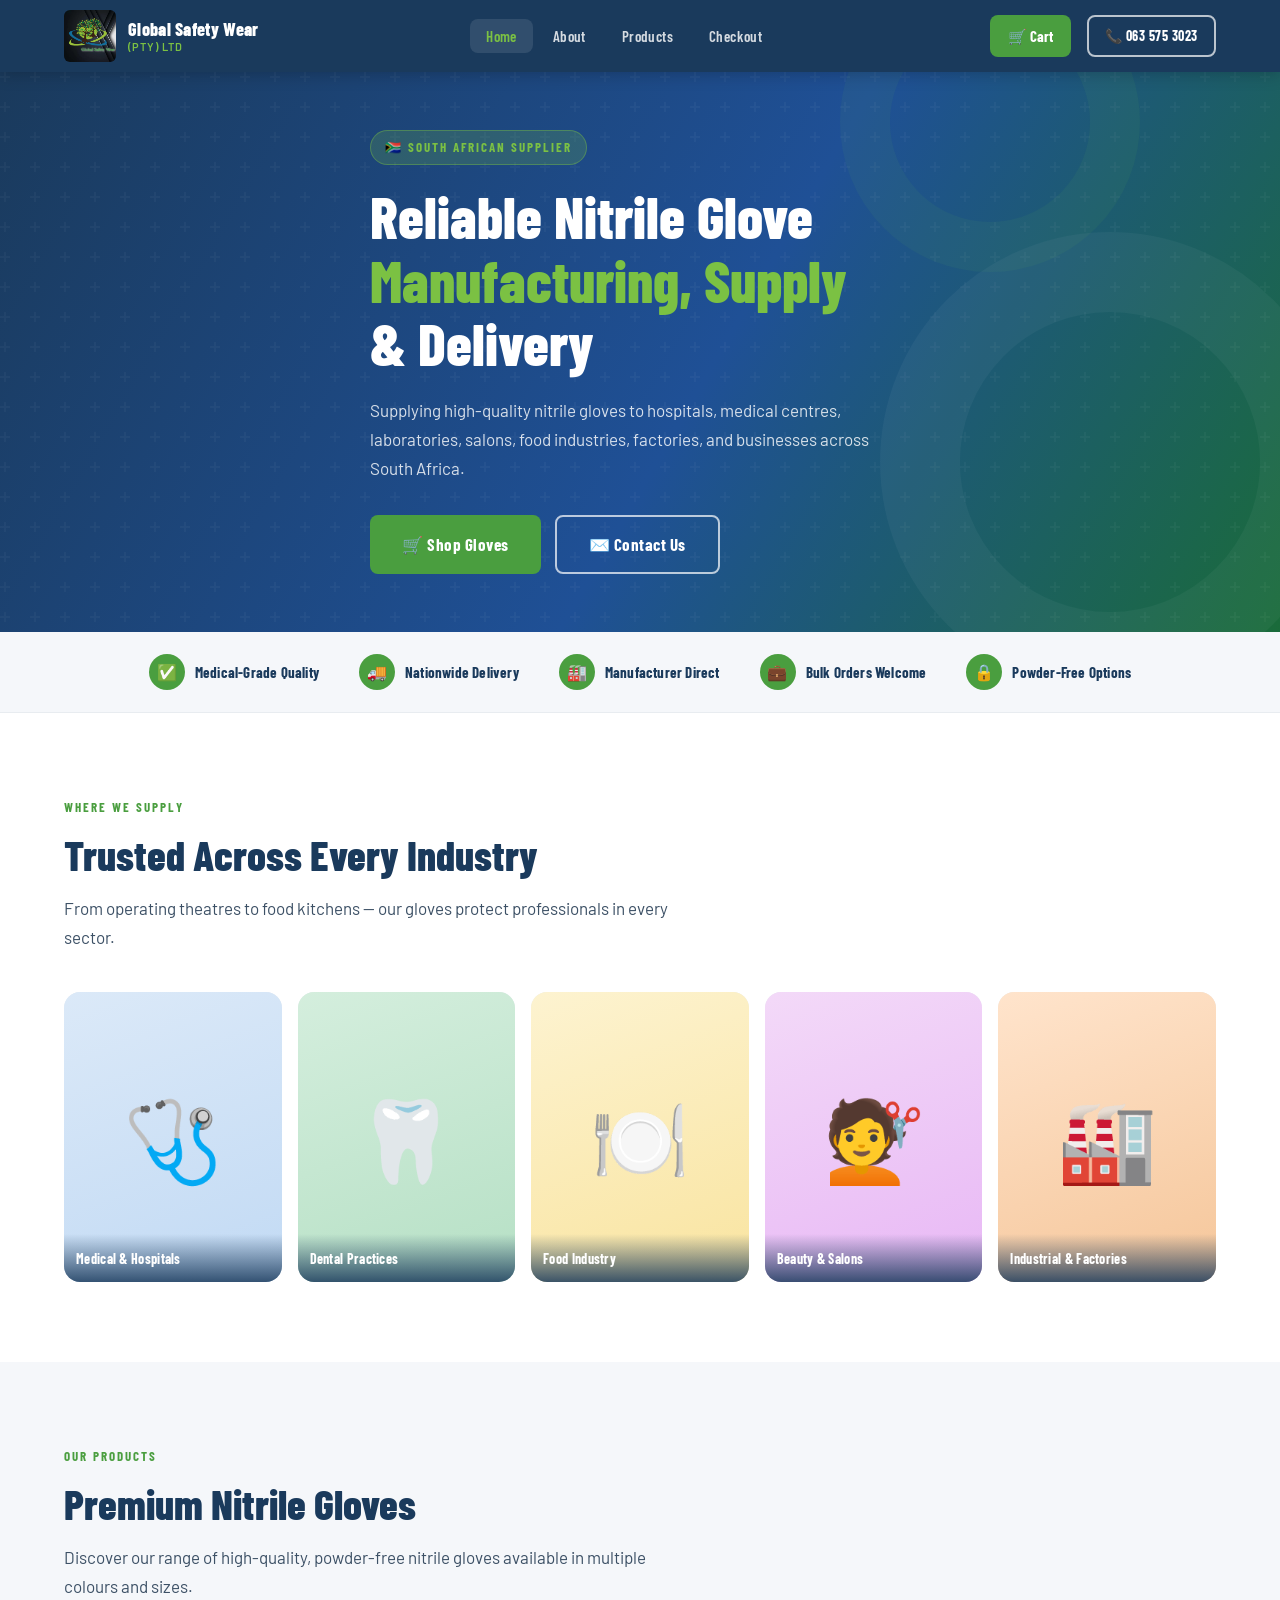
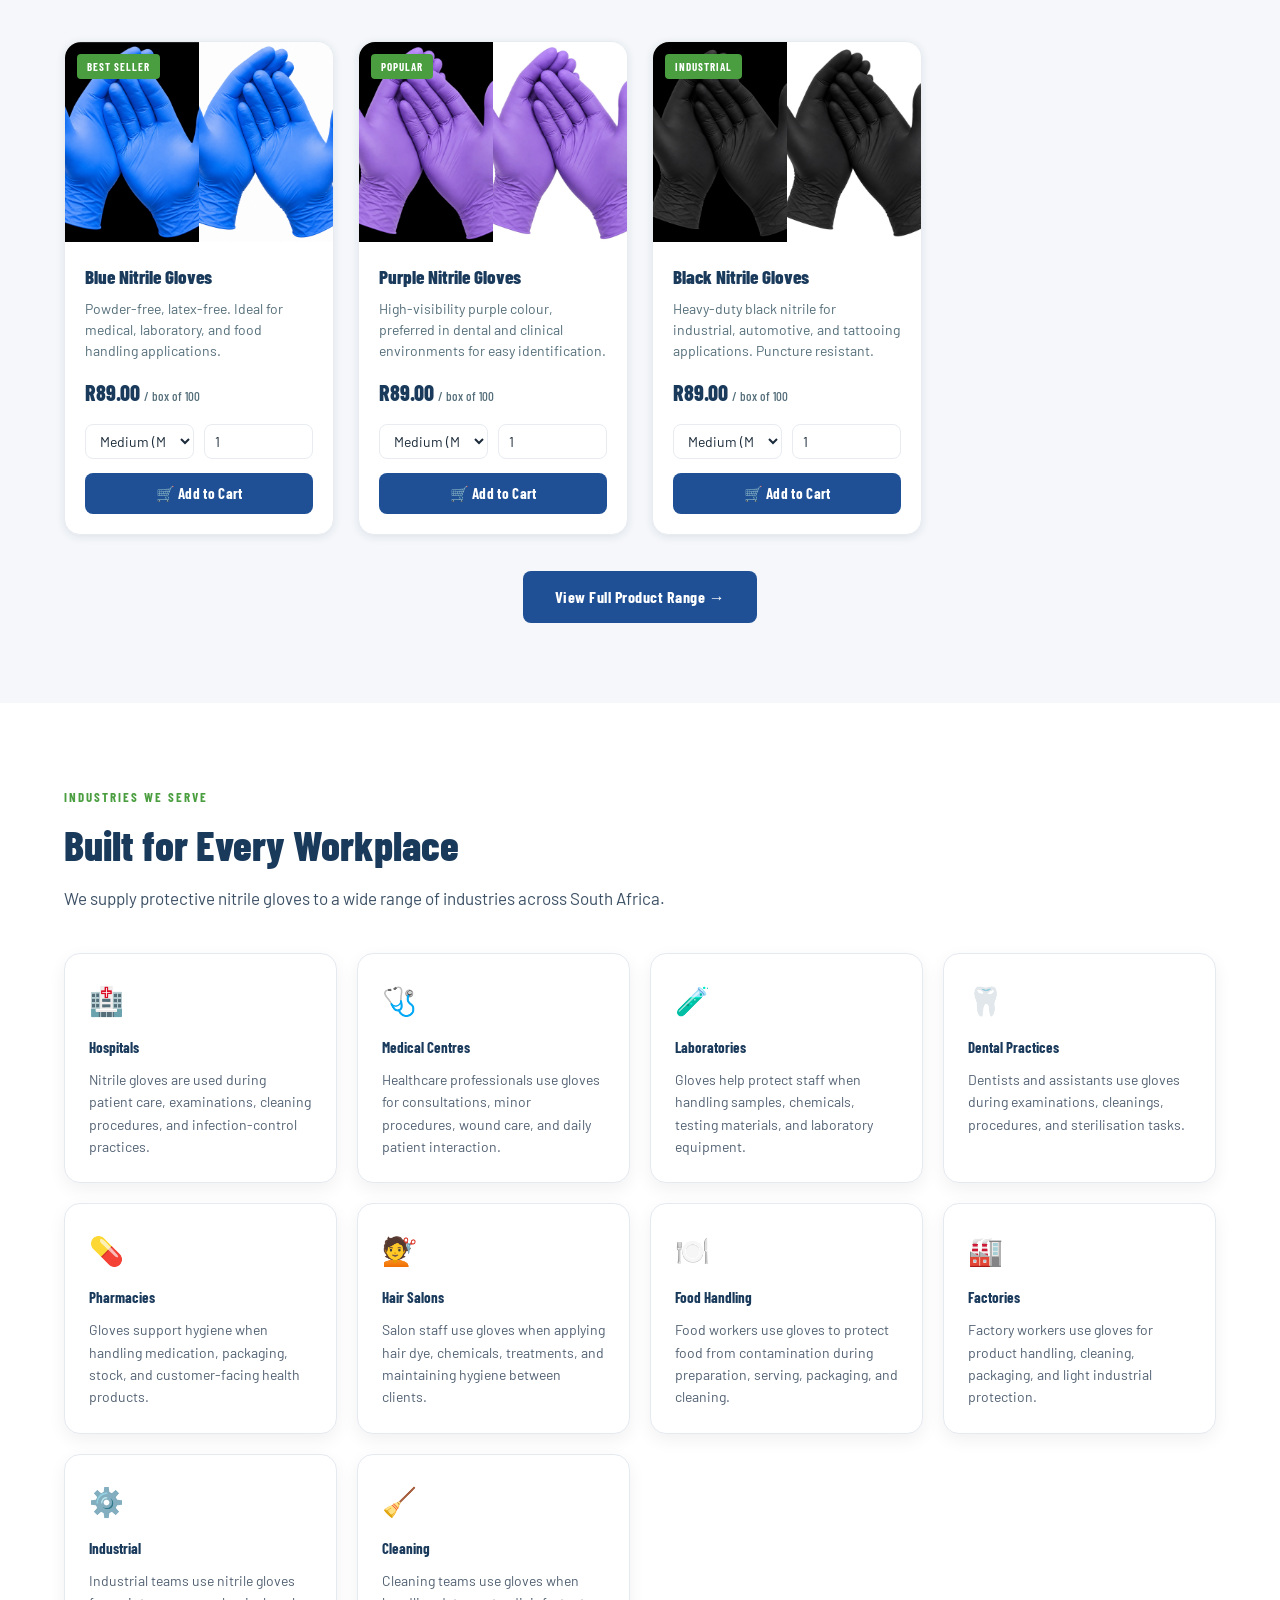
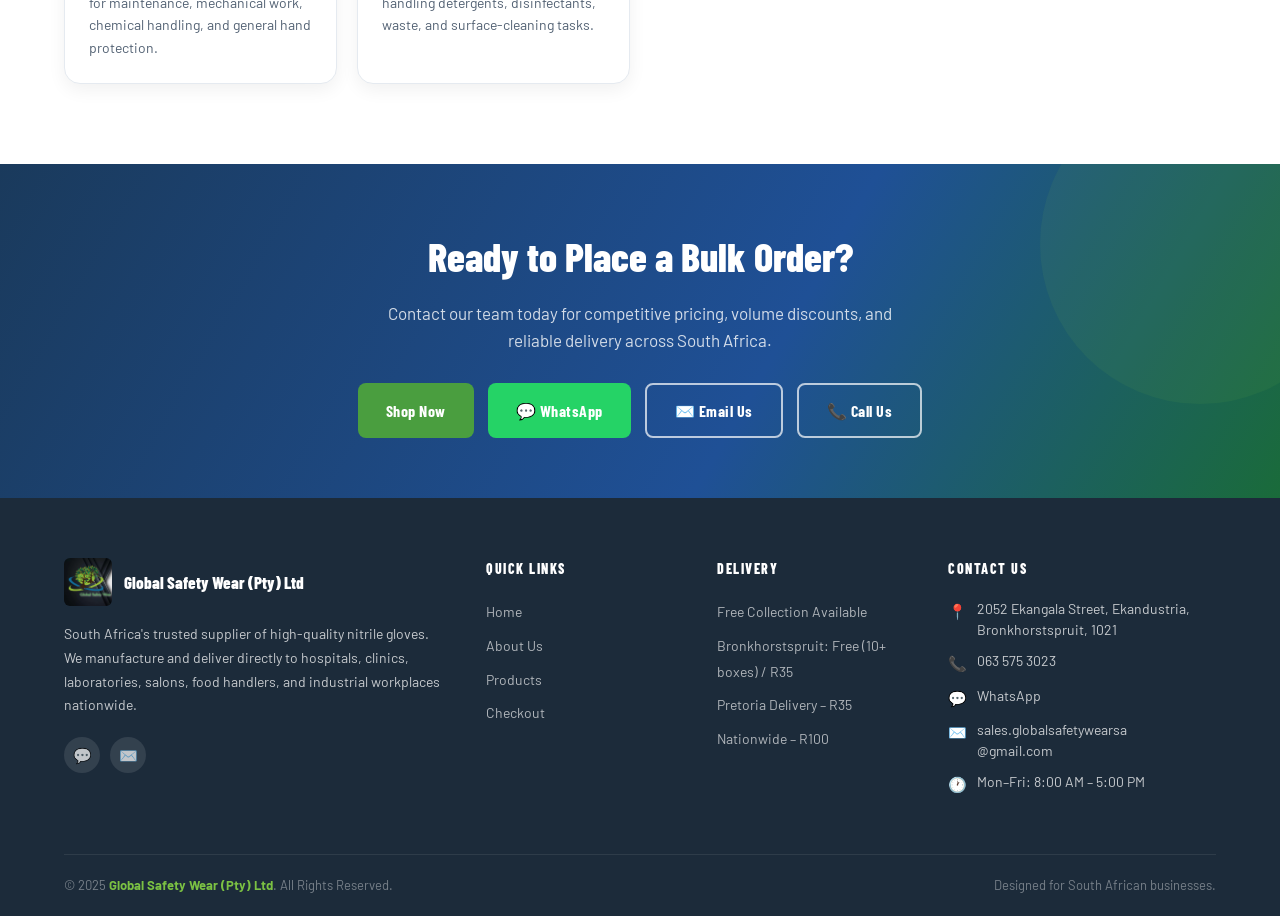
<file: index.html>
<!DOCTYPE html>
<html lang="en">
<head>
  <meta charset="UTF-8" />
  <meta name="viewport" content="width=device-width, initial-scale=1.0" />
  <meta name="description" content="Global Safety Wear (Pty) Ltd – Reliable nitrile glove manufacturing, supply and delivery across South Africa." />
  <title>Global Safety Wear (Pty) Ltd | Nitrile Gloves South Africa</title>
  <link rel="stylesheet" href="style.css" />
</head>
<body>

<!-- ==================== NAVIGATION ==================== -->
<nav class="navbar">
  <div class="container nav-inner">
    <a href="index.html" class="nav-logo">
      <img src="logo.jpg" alt="Global Safety Wear Logo" onerror="this.style.display='none'" />
      <div class="nav-logo-text">
        <strong>Global Safety Wear</strong>
        <span>(Pty) Ltd</span>
      </div>
    </a>
    <ul class="nav-links">
      <li><a href="index.html" class="active">Home</a></li>
      <li><a href="about.html">About</a></li>
      <li><a href="products.html">Products</a></li>
      <li><a href="payment.html">Checkout</a></li>
    </ul>
    <div class="nav-right">
      <a href="products.html" class="nav-cart-btn">
        🛒 Cart
        <span class="cart-count" style="display:none;">0</span>
      </a>
      <a href="tel:0635753023" class="btn btn-outline" style="padding:8px 16px;font-size:14px;">📞 063 575 3023</a>
    </div>
    <button class="nav-hamburger" aria-label="Open menu">
      <span></span><span></span><span></span>
    </button>
  </div>
  <nav class="nav-mobile">
    <a href="index.html" class="active">Home</a>
    <a href="about.html">About</a>
    <a href="products.html">Products</a>
    <a href="payment.html">Checkout</a>
    <a href="tel:0635753023">📞 063 575 3023</a>
  </nav>
</nav>

<!-- ==================== HERO ==================== -->
<section class="hero">
  <div class="hero-deco"></div>
  <div class="hero-deco2"></div>
  <div class="container">
    <div class="hero-content">
      <div class="hero-tag">🇿🇦 South African Supplier</div>
      <h1>Reliable Nitrile Glove<br><em>Manufacturing, Supply</em><br>&amp; Delivery</h1>
      <p>Supplying high-quality nitrile gloves to hospitals, medical centres, laboratories, salons, food industries, factories, and businesses across South Africa.</p>
      <div class="hero-btns">
        <a href="products.html" class="btn btn-primary" style="font-size:17px;padding:14px 32px;">🛒 Shop Gloves</a>
        <a href="mailto:sales.globalsafetywearsa@gmail.com" class="btn btn-outline" style="font-size:17px;padding:14px 32px;">✉️ Contact Us</a>
      </div>
    </div>
  </div>
</section>

<!-- ==================== TRUST BAR ==================== -->
<section class="trust-bar">
  <div class="container">
    <div class="trust-items">
      <div class="trust-item"><div class="trust-icon">✅</div>Medical-Grade Quality</div>
      <div class="trust-item"><div class="trust-icon">🚚</div>Nationwide Delivery</div>
      <div class="trust-item"><div class="trust-icon">🏭</div>Manufacturer Direct</div>
      <div class="trust-item"><div class="trust-icon">💼</div>Bulk Orders Welcome</div>
      <div class="trust-item"><div class="trust-icon">🔒</div>Powder-Free Options</div>
    </div>
  </div>
</section>

<!-- ==================== USE-CASE GALLERY ==================== -->
<section class="use-cases section-pad">
  <div class="container">
    <div class="tag">Where We Supply</div>
    <h2 class="section-title">Trusted Across Every Industry</h2>
    <p class="section-sub">From operating theatres to food kitchens — our gloves protect professionals in every sector.</p>
    <div class="gallery-grid">
      <div class="gallery-card medical"><div class="gallery-img">🩺</div><div class="gallery-label">Medical &amp; Hospitals</div></div>
      <div class="gallery-card dental"><div class="gallery-img">🦷</div><div class="gallery-label">Dental Practices</div></div>
      <div class="gallery-card food"><div class="gallery-img">🍽️</div><div class="gallery-label">Food Industry</div></div>
      <div class="gallery-card salon"><div class="gallery-img">💇</div><div class="gallery-label">Beauty &amp; Salons</div></div>
      <div class="gallery-card industrial"><div class="gallery-img">🏭</div><div class="gallery-label">Industrial &amp; Factories</div></div>
    </div>
  </div>
</section>

<!-- ==================== FEATURED PRODUCTS ==================== -->
<section class="featured-products section-pad">
  <div class="container">
    <div class="tag">Our Products</div>
    <h2 class="section-title">Premium Nitrile Gloves</h2>
    <p class="section-sub">Discover our range of high-quality, powder-free nitrile gloves available in multiple colours and sizes.</p>
    <div class="products-grid">

      <!-- Blue -->
      <div class="product-card">
        <div class="product-img multiple-images">
          <img src="images/Blue Gloves B.jpeg" alt="Blue Nitrile Gloves" onerror="this.style.display='none'">
          <img src="images/Blue Gloves W.png" alt="Blue Nitrile Gloves" onerror="this.style.display='none'">
          <span class="product-badge">Best Seller</span>
        </div>
        <div class="product-body">
          <h3>Blue Nitrile Gloves</h3>
          <p>Powder-free, latex-free. Ideal for medical, laboratory, and food handling applications.</p>
          <div class="product-price">R89.00 <span>/ box of 100</span></div>
          <div class="product-controls">
            <select class="size-selector" id="s1-size">
              <option value="S">Small (S)</option>
              <option value="M" selected>Medium (M)</option>
              <option value="L">Large (L)</option>
            </select>
            <input type="number" class="qty-selector" id="s1-qty" value="1" min="1" max="999" />
          </div>
          <button class="btn-add-cart" id="home-btn-p1">🛒 Add to Cart</button>
        </div>
      </div>

      <!-- Purple -->
      <div class="product-card">
        <div class="product-img multiple-images">
          <img src="images/Purple Gloves B.jpeg" alt="Purple Nitrile Gloves" onerror="this.style.display='none'">
          <img src="images/Purple Gloves W.jpeg" alt="Purple Nitrile Gloves" onerror="this.style.display='none'">
          <span class="product-badge">Popular</span>
        </div>
        <div class="product-body">
          <h3>Purple Nitrile Gloves</h3>
          <p>High-visibility purple colour, preferred in dental and clinical environments for easy identification.</p>
          <div class="product-price">R89.00 <span>/ box of 100</span></div>
          <div class="product-controls">
            <select class="size-selector" id="s2-size">
              <option value="S">Small (S)</option>
              <option value="M" selected>Medium (M)</option>
              <option value="L">Large (L)</option>
            </select>
            <input type="number" class="qty-selector" id="s2-qty" value="1" min="1" max="999" />
          </div>
          <button class="btn-add-cart" id="home-btn-p2">🛒 Add to Cart</button>
        </div>
      </div>

      <!-- Black -->
      <div class="product-card">
        <div class="product-img multiple-images">
          <img src="images/Black Gloves B.jpeg" alt="Black Nitrile Gloves" onerror="this.style.display='none'">
          <img src="images/Black Gloves W.jpeg" alt="Black Nitrile Gloves" onerror="this.style.display='none'">
          <span class="product-badge">Industrial</span>
        </div>
        <div class="product-body">
          <h3>Black Nitrile Gloves</h3>
          <p>Heavy-duty black nitrile for industrial, automotive, and tattooing applications. Puncture resistant.</p>
          <div class="product-price">R89.00 <span>/ box of 100</span></div>
          <div class="product-controls">
            <select class="size-selector" id="s3-size">
              <option value="S">Small (S)</option>
              <option value="M" selected>Medium (M)</option>
              <option value="L">Large (L)</option>
            </select>
            <input type="number" class="qty-selector" id="s3-qty" value="1" min="1" max="999" />
          </div>
          <button class="btn-add-cart" id="home-btn-p3">🛒 Add to Cart</button>
        </div>
      </div>

    </div>
    <div style="text-align:center;margin-top:36px;">
      <a href="products.html" class="btn btn-blue" style="font-size:16px;padding:13px 32px;">View Full Product Range →</a>
    </div>
  </div>
</section>

<!-- ==================== INDUSTRIES ==================== -->
<section class="industries section-pad">
  <div class="container">
    <div class="tag">Industries We Serve</div>
    <h2 class="section-title">Built for Every Workplace</h2>
    <p class="section-sub">We supply protective nitrile gloves to a wide range of industries across South Africa.</p>
    <div class="industries-grid industry-info-grid">
      <div class="industry-card industry-info-card"><span class="industry-icon">🏥</span><h4>Hospitals</h4><p>Nitrile gloves are used during patient care, examinations, cleaning procedures, and infection-control practices.</p></div>
      <div class="industry-card industry-info-card"><span class="industry-icon">🩺</span><h4>Medical Centres</h4><p>Healthcare professionals use gloves for consultations, minor procedures, wound care, and daily patient interaction.</p></div>
      <div class="industry-card industry-info-card"><span class="industry-icon">🧪</span><h4>Laboratories</h4><p>Gloves help protect staff when handling samples, chemicals, testing materials, and laboratory equipment.</p></div>
      <div class="industry-card industry-info-card"><span class="industry-icon">🦷</span><h4>Dental Practices</h4><p>Dentists and assistants use gloves during examinations, cleanings, procedures, and sterilisation tasks.</p></div>
      <div class="industry-card industry-info-card"><span class="industry-icon">💊</span><h4>Pharmacies</h4><p>Gloves support hygiene when handling medication, packaging, stock, and customer-facing health products.</p></div>
      <div class="industry-card industry-info-card"><span class="industry-icon">💇</span><h4>Hair Salons</h4><p>Salon staff use gloves when applying hair dye, chemicals, treatments, and maintaining hygiene between clients.</p></div>
      <div class="industry-card industry-info-card"><span class="industry-icon">🍽️</span><h4>Food Handling</h4><p>Food workers use gloves to protect food from contamination during preparation, serving, packaging, and cleaning.</p></div>
      <div class="industry-card industry-info-card"><span class="industry-icon">🏭</span><h4>Factories</h4><p>Factory workers use gloves for product handling, cleaning, packaging, and light industrial protection.</p></div>
      <div class="industry-card industry-info-card"><span class="industry-icon">⚙️</span><h4>Industrial</h4><p>Industrial teams use nitrile gloves for maintenance, mechanical work, chemical handling, and general hand protection.</p></div>
      <div class="industry-card industry-info-card"><span class="industry-icon">🧹</span><h4>Cleaning</h4><p>Cleaning teams use gloves when handling detergents, disinfectants, waste, and surface-cleaning tasks.</p></div>
    </div>
  </div>
</section>

<!-- ==================== CTA BANNER ==================== -->
<section class="cta-banner">
  <div class="container">
    <h2>Ready to Place a Bulk Order?</h2>
    <p>Contact our team today for competitive pricing, volume discounts, and reliable delivery across South Africa.</p>
    <div class="cta-btns">
      <a href="products.html" class="btn btn-primary" style="font-size:16px;padding:13px 28px;">Shop Now</a>
      <a href="https://wa.me/27717063284" target="_blank" class="btn btn-whatsapp" style="font-size:16px;padding:13px 28px;">💬 WhatsApp</a>
      <a href="mailto:sales.globalsafetywearsa@gmail.com" class="btn btn-outline" style="font-size:16px;padding:13px 28px;">✉️ Email Us</a>
      <a href="tel:0635753023" class="btn btn-outline" style="font-size:16px;padding:13px 28px;">📞 Call Us</a>
    </div>
  </div>
</section>

<!-- ==================== FOOTER ==================== -->
<footer class="footer">
  <div class="container">
    <div class="footer-grid">
      <div>
        <div class="footer-logo">
          <img src="logo.jpg" alt="Global Safety Wear Logo" onerror="this.style.display='none'" />
          <strong>Global Safety Wear (Pty) Ltd</strong>
        </div>
        <p class="footer-about">South Africa's trusted supplier of high-quality nitrile gloves. We manufacture and deliver directly to hospitals, clinics, laboratories, salons, food handlers, and industrial workplaces nationwide.</p>
        <div class="footer-social">
          <a href="https://wa.me/27717063284" target="_blank" class="social-icon" title="WhatsApp">💬</a>
          <a href="mailto:sales.globalsafetywearsa@gmail.com" class="social-icon" title="Email">✉️</a>
        </div>
      </div>
      <div class="footer-col">
        <h5>Quick Links</h5>
        <ul>
          <li><a href="index.html">Home</a></li>
          <li><a href="about.html">About Us</a></li>
          <li><a href="products.html">Products</a></li>
          <li><a href="payment.html">Checkout</a></li>
        </ul>
      </div>
      <div class="footer-col">
        <h5>Delivery</h5>
        <ul>
          <li><a href="#">Free Collection Available</a></li>
          <li><a href="#">Bronkhorstspruit: Free (10+ boxes) / R35</a></li>
          <li><a href="#">Pretoria Delivery – R35</a></li>
          <li><a href="#">Nationwide – R100</a></li>
        </ul>
      </div>
      <div class="footer-col">
        <h5>Contact Us</h5>
        <div class="footer-contact-item"><span class="ico">📍</span><span>2052 Ekangala Street, Ekandustria, Bronkhorstspruit, 1021</span></div>
        <div class="footer-contact-item"><span class="ico">📞</span><a href="tel:0635753023">063 575 3023</a></div>
        <div class="footer-contact-item"><span class="ico">💬</span><a href="https://wa.me/27717063284" target="_blank">WhatsApp</a></div>
        <div class="footer-contact-item"><span class="ico">✉️</span><a href="mailto:sales.globalsafetywearsa@gmail.com">sales.globalsafetywearsa<br>@gmail.com</a></div>
        <div class="footer-contact-item"><span class="ico">🕐</span><span>Mon–Fri: 8:00 AM – 5:00 PM</span></div>
      </div>
    </div>
    <div class="footer-bottom">
      <span>&copy; 2025 <strong>Global Safety Wear (Pty) Ltd</strong>. All Rights Reserved.</span>
      <span>Designed for South African businesses.</span>
    </div>
  </div>
</footer>

<script src="script.js"></script>
<script>
document.addEventListener('DOMContentLoaded', function() {
  document.getElementById('home-btn-p1').addEventListener('click', function() {
    addToCart('blue', 'Blue Nitrile Gloves', 89, document.getElementById('s1-size').value, parseInt(document.getElementById('s1-qty').value)||1, '🧤');
  });
  document.getElementById('home-btn-p2').addEventListener('click', function() {
    addToCart('purple', 'Purple Nitrile Gloves', 89, document.getElementById('s2-size').value, parseInt(document.getElementById('s2-qty').value)||1, '🟣');
  });
  document.getElementById('home-btn-p3').addEventListener('click', function() {
    addToCart('black', 'Black Nitrile Gloves', 89, document.getElementById('s3-size').value, parseInt(document.getElementById('s3-qty').value)||1, '⚫');
  });
});
</script>
</body>
</html>
</file>
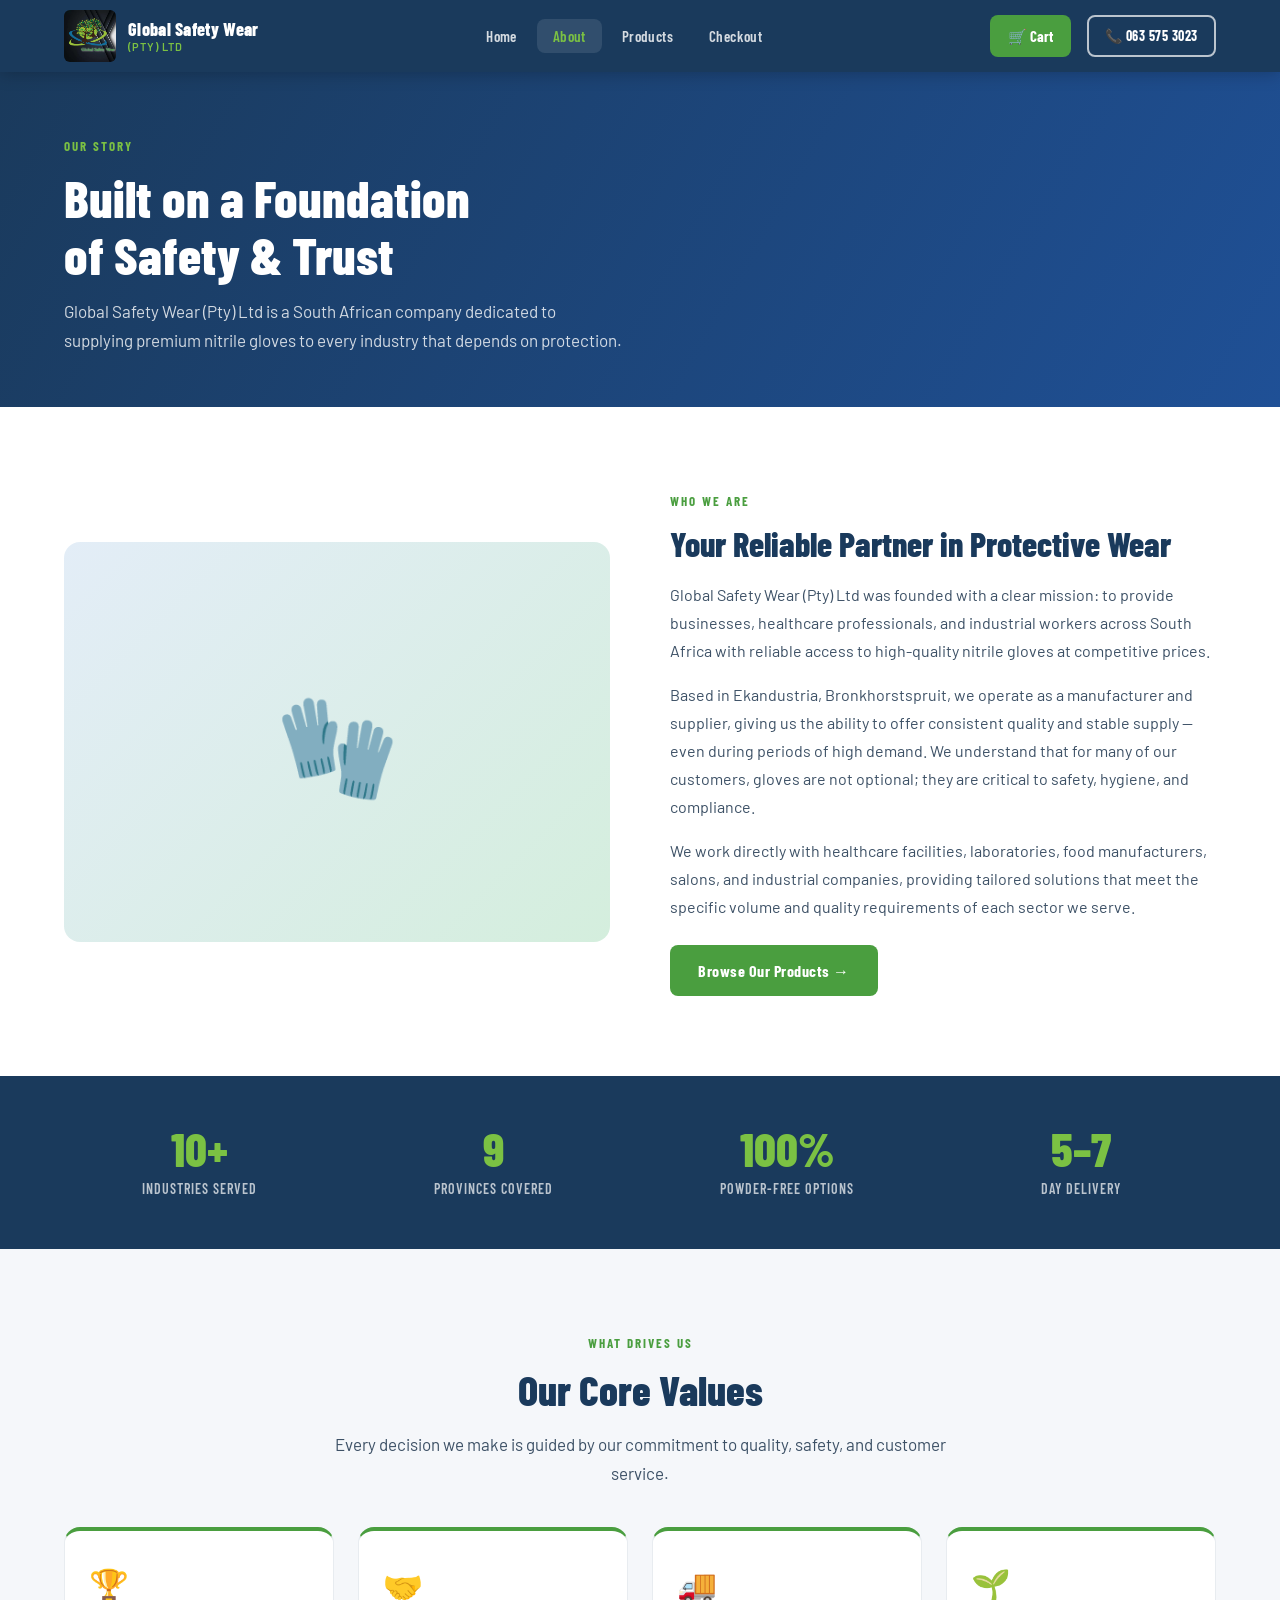
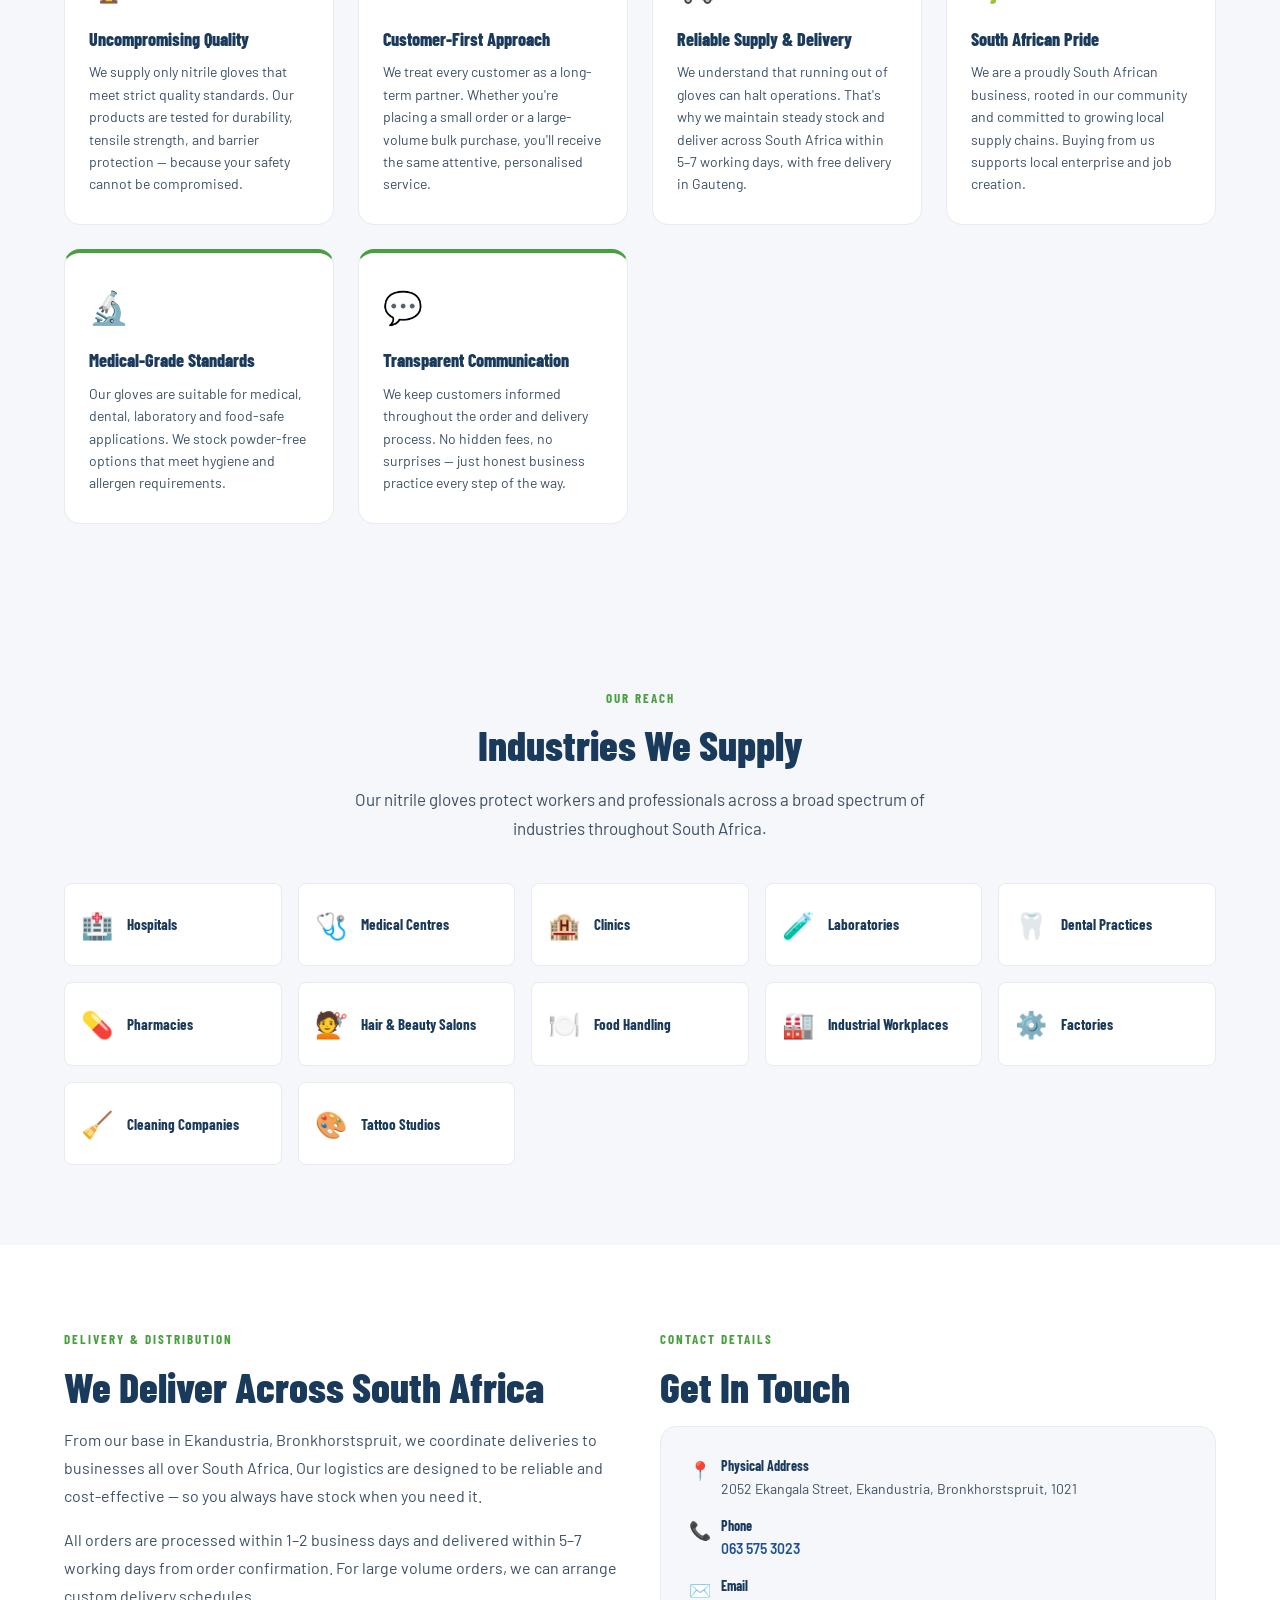
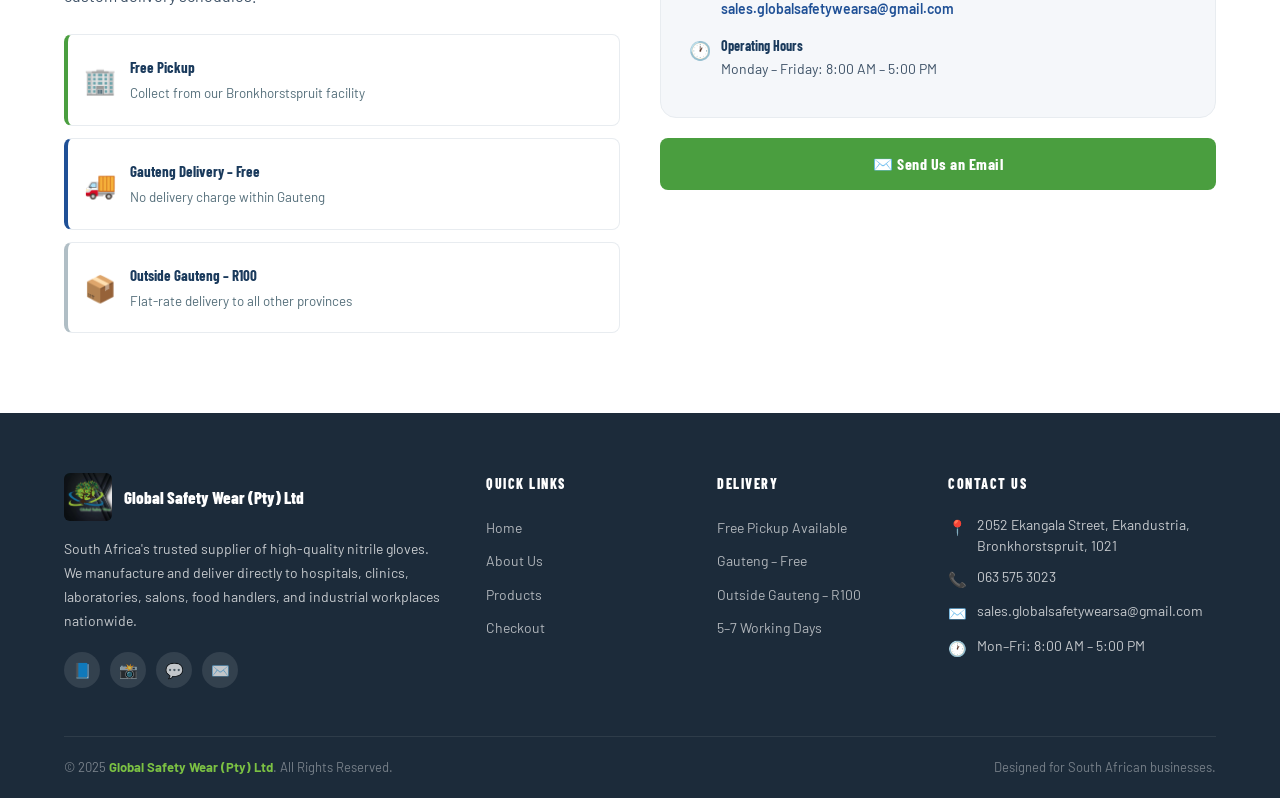
<file: about (1).html>
<!DOCTYPE html>
<html lang="en">
<head>
  <meta charset="UTF-8" />
  <meta name="viewport" content="width=device-width, initial-scale=1.0" />
  <meta name="description" content="About Global Safety Wear (Pty) Ltd – South Africa's trusted nitrile glove supplier committed to quality and safety." />
  <title>About Us | Global Safety Wear (Pty) Ltd</title>
  <link rel="stylesheet" href="style.css" />
</head>
<body>

<!-- ==================== NAVIGATION ==================== -->
<nav class="navbar">
  <div class="container nav-inner">
    <a href="index.html" class="nav-logo">
      <img src="logo.jpg" alt="Global Safety Wear Logo" onerror="this.style.display='none'" />
      <div class="nav-logo-text">
        <strong>Global Safety Wear</strong>
        <span>(Pty) Ltd</span>
      </div>
    </a>
    <ul class="nav-links">
      <li><a href="index.html">Home</a></li>
      <li><a href="about.html" class="active">About</a></li>
      <li><a href="products.html">Products</a></li>
      <li><a href="payment.html">Checkout</a></li>
    </ul>
    <div class="nav-right">
      <a href="products.html" class="nav-cart-btn">
        🛒 Cart
        <span class="cart-count" style="display:none;">0</span>
      </a>
      <a href="tel:0635753023" class="btn btn-outline" style="padding:8px 16px;font-size:14px;">📞 063 575 3023</a>
    </div>
    <button class="nav-hamburger" aria-label="Open menu">
      <span></span><span></span><span></span>
    </button>
  </div>
  <nav class="nav-mobile">
    <a href="index.html">Home</a>
    <a href="about.html" class="active">About</a>
    <a href="products.html">Products</a>
    <a href="payment.html">Checkout</a>
    <a href="tel:0635753023">📞 063 575 3023</a>
  </nav>
</nav>

<!-- ==================== PAGE HERO ==================== -->
<section class="page-hero">
  <div class="container">
    <div class="tag">Our Story</div>
    <h1>Built on a Foundation<br>of Safety &amp; Trust</h1>
    <p>Global Safety Wear (Pty) Ltd is a South African company dedicated to supplying premium nitrile gloves to every industry that depends on protection.</p>
  </div>
</section>

<!-- ==================== ABOUT INTRO ==================== -->
<section class="about-intro section-pad">
  <div class="container">
    <div class="about-grid">
      <div class="about-visual">🧤</div>
      <div class="about-text">
        <div class="tag">Who We Are</div>
        <h2>Your Reliable Partner in Protective Wear</h2>
        <p>Global Safety Wear (Pty) Ltd was founded with a clear mission: to provide businesses, healthcare professionals, and industrial workers across South Africa with reliable access to high-quality nitrile gloves at competitive prices.</p>
        <p>Based in Ekandustria, Bronkhorstspruit, we operate as a manufacturer and supplier, giving us the ability to offer consistent quality and stable supply — even during periods of high demand. We understand that for many of our customers, gloves are not optional; they are critical to safety, hygiene, and compliance.</p>
        <p>We work directly with healthcare facilities, laboratories, food manufacturers, salons, and industrial companies, providing tailored solutions that meet the specific volume and quality requirements of each sector we serve.</p>
        <a href="products.html" class="btn btn-primary" style="margin-top:8px;">Browse Our Products →</a>
      </div>
    </div>
  </div>
</section>

<!-- ==================== STATS ==================== -->
<section class="stats-bar">
  <div class="container">
    <div class="stats-grid">
      <div class="stat-item">
        <div class="stat-num">10+</div>
        <div class="stat-label">Industries Served</div>
      </div>
      <div class="stat-item">
        <div class="stat-num">9</div>
        <div class="stat-label">Provinces Covered</div>
      </div>
      <div class="stat-item">
        <div class="stat-num">100%</div>
        <div class="stat-label">Powder-Free Options</div>
      </div>
      <div class="stat-item">
        <div class="stat-num">5–7</div>
        <div class="stat-label">Day Delivery</div>
      </div>
    </div>
  </div>
</section>

<!-- ==================== VALUES ==================== -->
<section class="section-pad" style="background:var(--off-white);">
  <div class="container">
    <div class="text-center">
      <div class="tag">What Drives Us</div>
      <h2 class="section-title">Our Core Values</h2>
      <p class="section-sub">Every decision we make is guided by our commitment to quality, safety, and customer service.</p>
    </div>
    <div class="values-grid">
      <div class="value-card">
        <div class="value-icon">🏆</div>
        <h4>Uncompromising Quality</h4>
        <p>We supply only nitrile gloves that meet strict quality standards. Our products are tested for durability, tensile strength, and barrier protection — because your safety cannot be compromised.</p>
      </div>
      <div class="value-card">
        <div class="value-icon">🤝</div>
        <h4>Customer-First Approach</h4>
        <p>We treat every customer as a long-term partner. Whether you're placing a small order or a large-volume bulk purchase, you'll receive the same attentive, personalised service.</p>
      </div>
      <div class="value-card">
        <div class="value-icon">🚚</div>
        <h4>Reliable Supply &amp; Delivery</h4>
        <p>We understand that running out of gloves can halt operations. That's why we maintain steady stock and deliver across South Africa within 5–7 working days, with free delivery in Gauteng.</p>
      </div>
      <div class="value-card">
        <div class="value-icon">🌱</div>
        <h4>South African Pride</h4>
        <p>We are a proudly South African business, rooted in our community and committed to growing local supply chains. Buying from us supports local enterprise and job creation.</p>
      </div>
      <div class="value-card">
        <div class="value-icon">🔬</div>
        <h4>Medical-Grade Standards</h4>
        <p>Our gloves are suitable for medical, dental, laboratory and food-safe applications. We stock powder-free options that meet hygiene and allergen requirements.</p>
      </div>
      <div class="value-card">
        <div class="value-icon">💬</div>
        <h4>Transparent Communication</h4>
        <p>We keep customers informed throughout the order and delivery process. No hidden fees, no surprises — just honest business practice every step of the way.</p>
      </div>
    </div>
  </div>
</section>

<!-- ==================== INDUSTRIES FULL ==================== -->
<section class="industries-full section-pad">
  <div class="container">
    <div class="text-center">
      <div class="tag">Our Reach</div>
      <h2 class="section-title">Industries We Supply</h2>
      <p class="section-sub">Our nitrile gloves protect workers and professionals across a broad spectrum of industries throughout South Africa.</p>
    </div>
    <div class="ind-full-grid">
      <div class="ind-full-card"><span class="ico">🏥</span><span>Hospitals</span></div>
      <div class="ind-full-card"><span class="ico">🩺</span><span>Medical Centres</span></div>
      <div class="ind-full-card"><span class="ico">🏨</span><span>Clinics</span></div>
      <div class="ind-full-card"><span class="ico">🧪</span><span>Laboratories</span></div>
      <div class="ind-full-card"><span class="ico">🦷</span><span>Dental Practices</span></div>
      <div class="ind-full-card"><span class="ico">💊</span><span>Pharmacies</span></div>
      <div class="ind-full-card"><span class="ico">💇</span><span>Hair &amp; Beauty Salons</span></div>
      <div class="ind-full-card"><span class="ico">🍽️</span><span>Food Handling</span></div>
      <div class="ind-full-card"><span class="ico">🏭</span><span>Industrial Workplaces</span></div>
      <div class="ind-full-card"><span class="ico">⚙️</span><span>Factories</span></div>
      <div class="ind-full-card"><span class="ico">🧹</span><span>Cleaning Companies</span></div>
      <div class="ind-full-card"><span class="ico">🎨</span><span>Tattoo Studios</span></div>
    </div>
  </div>
</section>

<!-- ==================== DELIVERY INFO ==================== -->
<section class="section-pad" style="background:var(--white);">
  <div class="container">
    <div class="about-grid" style="align-items:start;gap:40px;">
      <div>
        <div class="tag">Delivery &amp; Distribution</div>
        <h2 class="section-title">We Deliver Across South Africa</h2>
        <p style="font-size:16px;line-height:1.75;color:var(--text-body);margin-bottom:16px;">From our base in Ekandustria, Bronkhorstspruit, we coordinate deliveries to businesses all over South Africa. Our logistics are designed to be reliable and cost-effective — so you always have stock when you need it.</p>
        <p style="font-size:16px;line-height:1.75;color:var(--text-body);margin-bottom:24px;">All orders are processed within 1–2 business days and delivered within 5–7 working days from order confirmation. For large volume orders, we can arrange custom delivery schedules.</p>
        <div style="display:flex;flex-direction:column;gap:12px;">
          <div class="ind-full-card" style="border-left:4px solid var(--green-mid);">
            <span class="ico">🏢</span>
            <div>
              <strong style="font-family:var(--font-head);font-size:15px;color:var(--blue-dark);display:block;">Free Pickup</strong>
              <small style="color:var(--grey-dark);">Collect from our Bronkhorstspruit facility</small>
            </div>
          </div>
          <div class="ind-full-card" style="border-left:4px solid var(--blue-mid);">
            <span class="ico">🚚</span>
            <div>
              <strong style="font-family:var(--font-head);font-size:15px;color:var(--blue-dark);display:block;">Gauteng Delivery – Free</strong>
              <small style="color:var(--grey-dark);">No delivery charge within Gauteng</small>
            </div>
          </div>
          <div class="ind-full-card" style="border-left:4px solid var(--grey-mid);">
            <span class="ico">📦</span>
            <div>
              <strong style="font-family:var(--font-head);font-size:15px;color:var(--blue-dark);display:block;">Outside Gauteng – R100</strong>
              <small style="color:var(--grey-dark);">Flat-rate delivery to all other provinces</small>
            </div>
          </div>
        </div>
      </div>
      <div>
        <div class="tag">Contact Details</div>
        <h2 class="section-title">Get In Touch</h2>
        <div style="background:var(--off-white);border:1px solid var(--grey-light);border-radius:var(--radius-lg);padding:28px;">
          <div class="footer-contact-item" style="margin-bottom:16px;">
            <span class="ico" style="color:var(--green-mid);font-size:18px;">📍</span>
            <div>
              <strong style="font-family:var(--font-head);font-size:14px;color:var(--blue-dark);display:block;margin-bottom:2px;">Physical Address</strong>
              2052 Ekangala Street, Ekandustria, Bronkhorstspruit, 1021
            </div>
          </div>
          <div class="footer-contact-item" style="margin-bottom:16px;">
            <span class="ico" style="color:var(--green-mid);font-size:18px;">📞</span>
            <div>
              <strong style="font-family:var(--font-head);font-size:14px;color:var(--blue-dark);display:block;margin-bottom:2px;">Phone</strong>
              <a href="tel:0635753023" style="color:var(--blue-mid);font-weight:600;">063 575 3023</a>
            </div>
          </div>
          <div class="footer-contact-item" style="margin-bottom:16px;">
            <span class="ico" style="color:var(--green-mid);font-size:18px;">✉️</span>
            <div>
              <strong style="font-family:var(--font-head);font-size:14px;color:var(--blue-dark);display:block;margin-bottom:2px;">Email</strong>
              <a href="mailto:sales.globalsafetywearsa@gmail.com" style="color:var(--blue-mid);font-weight:600;">sales.globalsafetywearsa@gmail.com</a>
            </div>
          </div>
          <div class="footer-contact-item">
            <span class="ico" style="color:var(--green-mid);font-size:18px;">🕐</span>
            <div>
              <strong style="font-family:var(--font-head);font-size:14px;color:var(--blue-dark);display:block;margin-bottom:2px;">Operating Hours</strong>
              Monday – Friday: 8:00 AM – 5:00 PM
            </div>
          </div>
        </div>
        <a href="mailto:sales.globalsafetywearsa@gmail.com" class="btn btn-primary" style="margin-top:20px;width:100%;justify-content:center;">✉️ Send Us an Email</a>
      </div>
    </div>
  </div>
</section>

<!-- ==================== FOOTER ==================== -->
<footer class="footer">
  <div class="container">
    <div class="footer-grid">
      <div>
        <div class="footer-logo">
          <img src="logo.jpg" alt="Global Safety Wear Logo" onerror="this.style.display='none'" />
          <strong>Global Safety Wear (Pty) Ltd</strong>
        </div>
        <p class="footer-about">South Africa's trusted supplier of high-quality nitrile gloves. We manufacture and deliver directly to hospitals, clinics, laboratories, salons, food handlers, and industrial workplaces nationwide.</p>
        <div class="footer-social">
          <a href="#" class="social-icon">📘</a>
          <a href="#" class="social-icon">📸</a>
          <a href="#" class="social-icon">💬</a>
          <a href="mailto:sales.globalsafetywearsa@gmail.com" class="social-icon">✉️</a>
        </div>
      </div>
      <div class="footer-col">
        <h5>Quick Links</h5>
        <ul>
          <li><a href="index.html">Home</a></li>
          <li><a href="about.html">About Us</a></li>
          <li><a href="products.html">Products</a></li>
          <li><a href="payment.html">Checkout</a></li>
        </ul>
      </div>
      <div class="footer-col">
        <h5>Delivery</h5>
        <ul>
          <li><a href="#">Free Pickup Available</a></li>
          <li><a href="#">Gauteng – Free</a></li>
          <li><a href="#">Outside Gauteng – R100</a></li>
          <li><a href="#">5–7 Working Days</a></li>
        </ul>
      </div>
      <div class="footer-col">
        <h5>Contact Us</h5>
        <div class="footer-contact-item">
          <span class="ico">📍</span>
          <span>2052 Ekangala Street, Ekandustria, Bronkhorstspruit, 1021</span>
        </div>
        <div class="footer-contact-item">
          <span class="ico">📞</span>
          <a href="tel:0635753023">063 575 3023</a>
        </div>
        <div class="footer-contact-item">
          <span class="ico">✉️</span>
          <a href="mailto:sales.globalsafetywearsa@gmail.com">sales.globalsafetywearsa@gmail.com</a>
        </div>
        <div class="footer-contact-item">
          <span class="ico">🕐</span>
          <span>Mon–Fri: 8:00 AM – 5:00 PM</span>
        </div>
      </div>
    </div>
    <div class="footer-bottom">
      <span>&copy; 2025 <strong>Global Safety Wear (Pty) Ltd</strong>. All Rights Reserved.</span>
      <span>Designed for South African businesses.</span>
    </div>
  </div>
</footer>

<script src="script.js"></script>
</body>
</html>
</file>
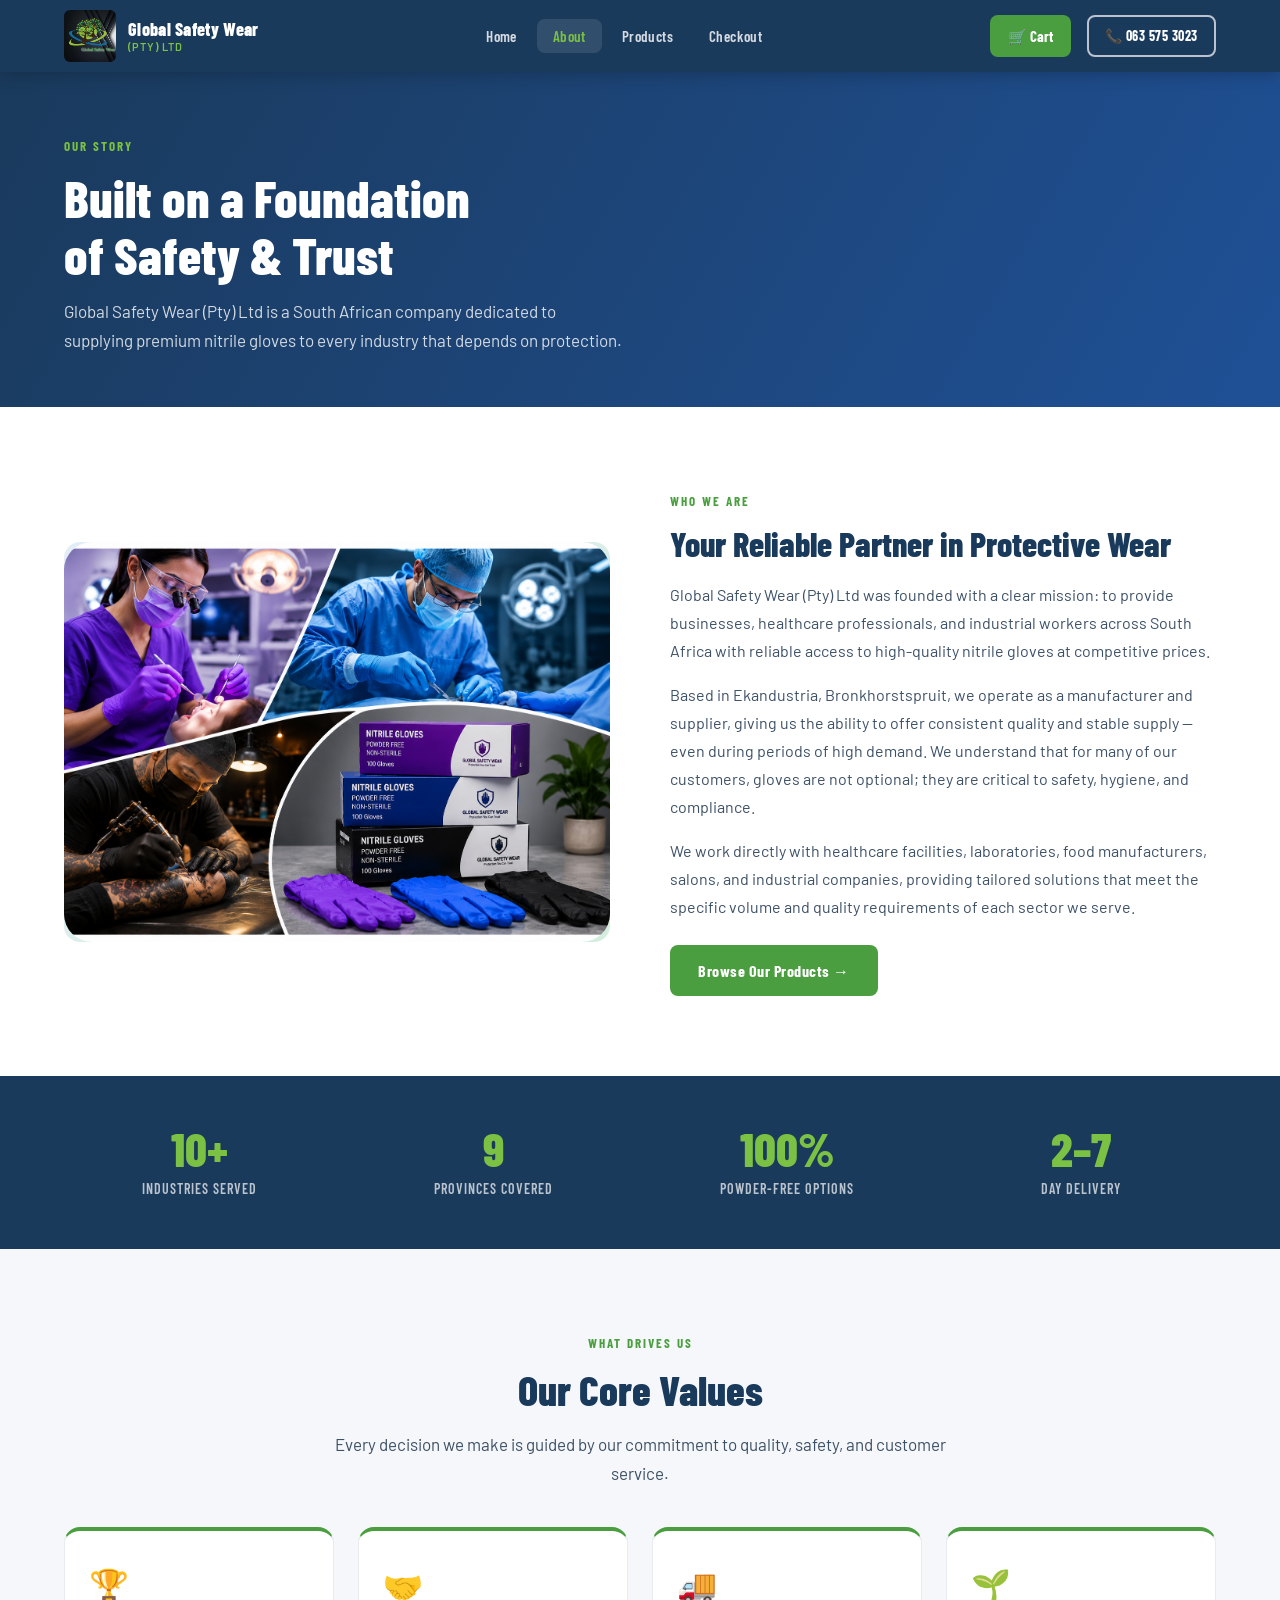
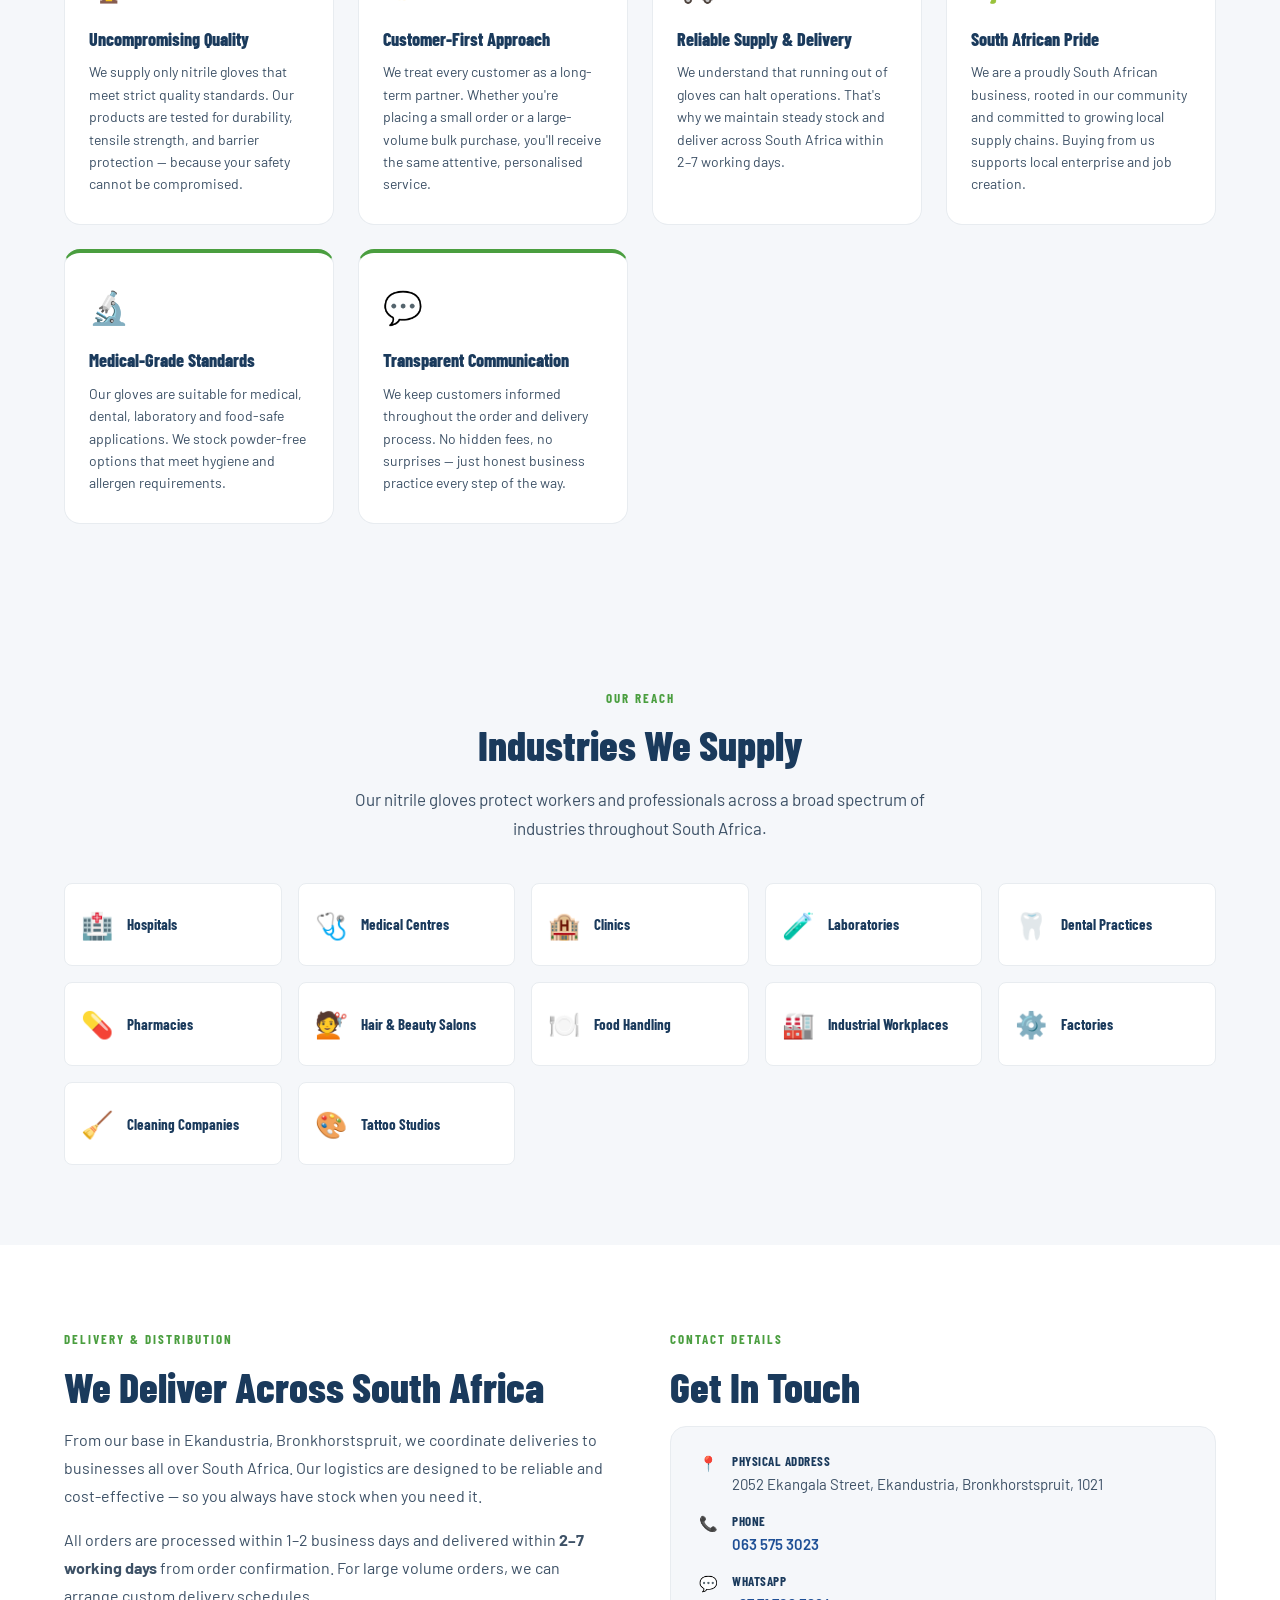
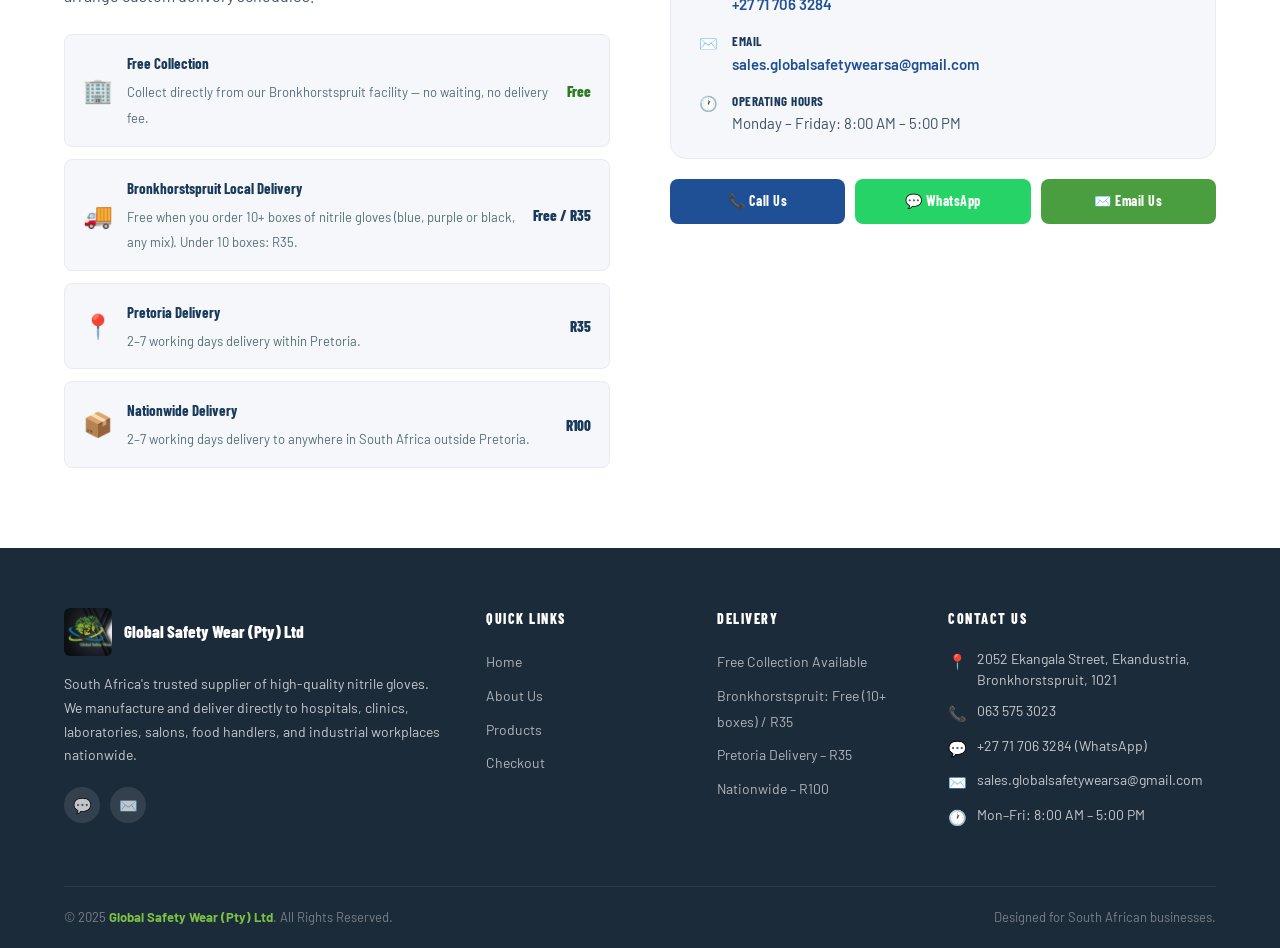
<file: about.html>
<!DOCTYPE html>
<html lang="en">
<head>
  <meta charset="UTF-8" />
  <meta name="viewport" content="width=device-width, initial-scale=1.0" />
  <meta name="description" content="About Global Safety Wear (Pty) Ltd – South Africa's trusted nitrile glove supplier committed to quality and safety." />
  <title>About Us | Global Safety Wear (Pty) Ltd</title>
  <link rel="stylesheet" href="style.css" />
</head>
<body>

<!-- ==================== NAVIGATION ==================== -->
<nav class="navbar">
  <div class="container nav-inner">
    <a href="index.html" class="nav-logo">
      <img src="logo.jpg" alt="Global Safety Wear Logo" onerror="this.style.display='none'" />
      <div class="nav-logo-text">
        <strong>Global Safety Wear</strong>
        <span>(Pty) Ltd</span>
      </div>
    </a>
    <ul class="nav-links">
      <li><a href="index.html">Home</a></li>
      <li><a href="about.html" class="active">About</a></li>
      <li><a href="products.html">Products</a></li>
      <li><a href="payment.html">Checkout</a></li>
    </ul>
    <div class="nav-right">
      <a href="products.html" class="nav-cart-btn">
        🛒 Cart
        <span class="cart-count" style="display:none;">0</span>
      </a>
      <a href="tel:0635753023" class="btn btn-outline" style="padding:8px 16px;font-size:14px;">📞 063 575 3023</a>
    </div>
    <button class="nav-hamburger" aria-label="Open menu">
      <span></span><span></span><span></span>
    </button>
  </div>
  <nav class="nav-mobile">
    <a href="index.html">Home</a>
    <a href="about.html" class="active">About</a>
    <a href="products.html">Products</a>
    <a href="payment.html">Checkout</a>
    <a href="tel:0635753023">📞 063 575 3023</a>
  </nav>
</nav>

<!-- ==================== PAGE HERO ==================== -->
<section class="page-hero">
  <div class="container">
    <div class="tag">Our Story</div>
    <h1>Built on a Foundation<br>of Safety &amp; Trust</h1>
    <p>Global Safety Wear (Pty) Ltd is a South African company dedicated to supplying premium nitrile gloves to every industry that depends on protection.</p>
  </div>
</section>

<!-- ==================== ABOUT INTRO ==================== -->
<section class="about-intro section-pad">
  <div class="container">
    <div class="about-grid">
      <div class="about-visual">
        <img 
          src="images/about-collage.png" 
          alt="Global Safety Wear"
          style="width:100%;height:100%;object-fit:cover;border-radius:28px;display:block;"
          onerror="this.style.display='none'"
        >
      </div>
      <div class="about-text">
        <div class="tag">Who We Are</div>
        <h2>Your Reliable Partner in Protective Wear</h2>
        <p>Global Safety Wear (Pty) Ltd was founded with a clear mission: to provide businesses, healthcare professionals, and industrial workers across South Africa with reliable access to high-quality nitrile gloves at competitive prices.</p>
        <p>Based in Ekandustria, Bronkhorstspruit, we operate as a manufacturer and supplier, giving us the ability to offer consistent quality and stable supply — even during periods of high demand. We understand that for many of our customers, gloves are not optional; they are critical to safety, hygiene, and compliance.</p>
        <p>We work directly with healthcare facilities, laboratories, food manufacturers, salons, and industrial companies, providing tailored solutions that meet the specific volume and quality requirements of each sector we serve.</p>
        <a href="products.html" class="btn btn-primary" style="margin-top:8px;">Browse Our Products →</a>
      </div>
    </div>
  </div>
</section>

<!-- ==================== STATS ==================== -->
<section class="stats-bar">
  <div class="container">
    <div class="stats-grid">
      <div class="stat-item">
        <div class="stat-num">10+</div>
        <div class="stat-label">Industries Served</div>
      </div>
      <div class="stat-item">
        <div class="stat-num">9</div>
        <div class="stat-label">Provinces Covered</div>
      </div>
      <div class="stat-item">
        <div class="stat-num">100%</div>
        <div class="stat-label">Powder-Free Options</div>
      </div>
      <div class="stat-item">
        <div class="stat-num">2–7</div>
        <div class="stat-label">Day Delivery</div>
      </div>
    </div>
  </div>
</section>

<!-- ==================== VALUES ==================== -->
<section class="section-pad" style="background:var(--off-white);">
  <div class="container">
    <div class="text-center">
      <div class="tag">What Drives Us</div>
      <h2 class="section-title">Our Core Values</h2>
      <p class="section-sub">Every decision we make is guided by our commitment to quality, safety, and customer service.</p>
    </div>
    <div class="values-grid">
      <div class="value-card">
        <div class="value-icon">🏆</div>
        <h4>Uncompromising Quality</h4>
        <p>We supply only nitrile gloves that meet strict quality standards. Our products are tested for durability, tensile strength, and barrier protection — because your safety cannot be compromised.</p>
      </div>
      <div class="value-card">
        <div class="value-icon">🤝</div>
        <h4>Customer-First Approach</h4>
        <p>We treat every customer as a long-term partner. Whether you're placing a small order or a large-volume bulk purchase, you'll receive the same attentive, personalised service.</p>
      </div>
      <div class="value-card">
        <div class="value-icon">🚚</div>
        <h4>Reliable Supply &amp; Delivery</h4>
        <p>We understand that running out of gloves can halt operations. That's why we maintain steady stock and deliver across South Africa within 2–7 working days.</p>
      </div>
      <div class="value-card">
        <div class="value-icon">🌱</div>
        <h4>South African Pride</h4>
        <p>We are a proudly South African business, rooted in our community and committed to growing local supply chains. Buying from us supports local enterprise and job creation.</p>
      </div>
      <div class="value-card">
        <div class="value-icon">🔬</div>
        <h4>Medical-Grade Standards</h4>
        <p>Our gloves are suitable for medical, dental, laboratory and food-safe applications. We stock powder-free options that meet hygiene and allergen requirements.</p>
      </div>
      <div class="value-card">
        <div class="value-icon">💬</div>
        <h4>Transparent Communication</h4>
        <p>We keep customers informed throughout the order and delivery process. No hidden fees, no surprises — just honest business practice every step of the way.</p>
      </div>
    </div>
  </div>
</section>

<!-- ==================== INDUSTRIES FULL ==================== -->
<section class="industries-full section-pad">
  <div class="container">
    <div class="text-center">
      <div class="tag">Our Reach</div>
      <h2 class="section-title">Industries We Supply</h2>
      <p class="section-sub">Our nitrile gloves protect workers and professionals across a broad spectrum of industries throughout South Africa.</p>
    </div>
    <div class="ind-full-grid">
      <div class="ind-full-card"><span class="ico">🏥</span><span>Hospitals</span></div>
      <div class="ind-full-card"><span class="ico">🩺</span><span>Medical Centres</span></div>
      <div class="ind-full-card"><span class="ico">🏨</span><span>Clinics</span></div>
      <div class="ind-full-card"><span class="ico">🧪</span><span>Laboratories</span></div>
      <div class="ind-full-card"><span class="ico">🦷</span><span>Dental Practices</span></div>
      <div class="ind-full-card"><span class="ico">💊</span><span>Pharmacies</span></div>
      <div class="ind-full-card"><span class="ico">💇</span><span>Hair &amp; Beauty Salons</span></div>
      <div class="ind-full-card"><span class="ico">🍽️</span><span>Food Handling</span></div>
      <div class="ind-full-card"><span class="ico">🏭</span><span>Industrial Workplaces</span></div>
      <div class="ind-full-card"><span class="ico">⚙️</span><span>Factories</span></div>
      <div class="ind-full-card"><span class="ico">🧹</span><span>Cleaning Companies</span></div>
      <div class="ind-full-card"><span class="ico">🎨</span><span>Tattoo Studios</span></div>
    </div>
  </div>
</section>

<!-- ==================== DELIVERY INFO ==================== -->
<section class="section-pad" style="background:var(--white);">
  <div class="container">
    <div class="about-delivery-contact-grid">

      <!-- DELIVERY -->
      <div>
        <div class="tag">Delivery &amp; Distribution</div>
        <h2 class="section-title">We Deliver Across South Africa</h2>
        <p style="font-size:16px;line-height:1.75;color:var(--text-body);margin-bottom:16px;">From our base in Ekandustria, Bronkhorstspruit, we coordinate deliveries to businesses all over South Africa. Our logistics are designed to be reliable and cost-effective — so you always have stock when you need it.</p>
        <p style="font-size:16px;line-height:1.75;color:var(--text-body);margin-bottom:24px;">All orders are processed within 1–2 business days and delivered within <strong>2–7 working days</strong> from order confirmation. For large volume orders, we can arrange custom delivery schedules.</p>

        <!-- Delivery options — display only, no radio buttons -->
        <div class="delivery-display-list">

          <div class="delivery-display-item">
            <span class="delivery-display-icon">🏢</span>
            <div class="delivery-display-info">
              <strong>Free Collection</strong>
              <small>Collect directly from our Bronkhorstspruit facility — no waiting, no delivery fee.</small>
            </div>
            <span class="delivery-display-price free">Free</span>
          </div>

          <div class="delivery-display-item">
            <span class="delivery-display-icon">🚚</span>
            <div class="delivery-display-info">
              <strong>Bronkhorstspruit Local Delivery</strong>
              <small>Free when you order 10+ boxes of nitrile gloves (blue, purple or black, any mix). Under 10 boxes: R35.</small>
            </div>
            <span class="delivery-display-price">Free / R35</span>
          </div>

          <div class="delivery-display-item">
            <span class="delivery-display-icon">📍</span>
            <div class="delivery-display-info">
              <strong>Pretoria Delivery</strong>
              <small>2–7 working days delivery within Pretoria.</small>
            </div>
            <span class="delivery-display-price">R35</span>
          </div>

          <div class="delivery-display-item">
            <span class="delivery-display-icon">📦</span>
            <div class="delivery-display-info">
              <strong>Nationwide Delivery</strong>
              <small>2–7 working days delivery to anywhere in South Africa outside Pretoria.</small>
            </div>
            <span class="delivery-display-price">R100</span>
          </div>

        </div>
      </div>

      <!-- CONTACT -->
      <div>
        <div class="tag">Contact Details</div>
        <h2 class="section-title">Get In Touch</h2>
        <div class="about-contact-card">

          <div class="about-contact-row">
            <span class="about-contact-ico">📍</span>
            <div>
              <strong>Physical Address</strong>
              <span>2052 Ekangala Street, Ekandustria, Bronkhorstspruit, 1021</span>
            </div>
          </div>

          <div class="about-contact-row">
            <span class="about-contact-ico">📞</span>
            <div>
              <strong>Phone</strong>
              <a href="tel:0635753023">063 575 3023</a>
            </div>
          </div>

          <div class="about-contact-row">
            <span class="about-contact-ico">💬</span>
            <div>
              <strong>WhatsApp</strong>
              <a href="https://wa.me/27717063284" target="_blank">+27 71 706 3284</a>
            </div>
          </div>

          <div class="about-contact-row">
            <span class="about-contact-ico">✉️</span>
            <div>
              <strong>Email</strong>
              <a href="mailto:sales.globalsafetywearsa@gmail.com">sales.globalsafetywearsa@gmail.com</a>
            </div>
          </div>

          <div class="about-contact-row">
            <span class="about-contact-ico">🕐</span>
            <div>
              <strong>Operating Hours</strong>
              <span>Monday – Friday: 8:00 AM – 5:00 PM</span>
            </div>
          </div>

        </div>

        <div class="about-contact-btns">
          <a href="tel:0635753023" class="btn btn-blue">📞 Call Us</a>
          <a href="https://wa.me/27717063284" target="_blank" class="btn btn-whatsapp">💬 WhatsApp</a>
          <a href="mailto:sales.globalsafetywearsa@gmail.com" class="btn btn-primary">✉️ Email Us</a>
        </div>
      </div>

    </div>
  </div>
</section>

<!-- ==================== FOOTER ==================== -->
<footer class="footer">
  <div class="container">
    <div class="footer-grid">
      <div>
        <div class="footer-logo">
          <img src="logo.jpg" alt="Global Safety Wear Logo" onerror="this.style.display='none'" />
          <strong>Global Safety Wear (Pty) Ltd</strong>
        </div>
        <p class="footer-about">South Africa's trusted supplier of high-quality nitrile gloves. We manufacture and deliver directly to hospitals, clinics, laboratories, salons, food handlers, and industrial workplaces nationwide.</p>
        <div class="footer-social">
          <a href="https://wa.me/27717063284" target="_blank" class="social-icon" title="WhatsApp">💬</a>
          <a href="mailto:sales.globalsafetywearsa@gmail.com" class="social-icon" title="Email">✉️</a>
        </div>
      </div>
      <div class="footer-col">
        <h5>Quick Links</h5>
        <ul>
          <li><a href="index.html">Home</a></li>
          <li><a href="about.html">About Us</a></li>
          <li><a href="products.html">Products</a></li>
          <li><a href="payment.html">Checkout</a></li>
        </ul>
      </div>
      <div class="footer-col">
        <h5>Delivery</h5>
        <ul>
          <li><a href="#">Free Collection Available</a></li>
          <li><a href="#">Bronkhorstspruit: Free (10+ boxes) / R35</a></li>
          <li><a href="#">Pretoria Delivery – R35</a></li>
          <li><a href="#">Nationwide – R100</a></li>
        </ul>
      </div>
      <div class="footer-col">
        <h5>Contact Us</h5>
        <div class="footer-contact-item">
          <span class="ico">📍</span>
          <span>2052 Ekangala Street, Ekandustria, Bronkhorstspruit, 1021</span>
        </div>
        <div class="footer-contact-item">
          <span class="ico">📞</span>
          <a href="tel:0635753023">063 575 3023</a>
        </div>
        <div class="footer-contact-item">
          <span class="ico">💬</span>
          <a href="https://wa.me/27717063284" target="_blank">+27 71 706 3284 (WhatsApp)</a>
        </div>
        <div class="footer-contact-item">
          <span class="ico">✉️</span>
          <a href="mailto:sales.globalsafetywearsa@gmail.com">sales.globalsafetywearsa@gmail.com</a>
        </div>
        <div class="footer-contact-item">
          <span class="ico">🕐</span>
          <span>Mon–Fri: 8:00 AM – 5:00 PM</span>
        </div>
      </div>
    </div>
    <div class="footer-bottom">
      <span>&copy; 2025 <strong>Global Safety Wear (Pty) Ltd</strong>. All Rights Reserved.</span>
      <span>Designed for South African businesses.</span>
    </div>
  </div>
</footer>

<script src="script.js"></script>
</body>
</html>
</file>
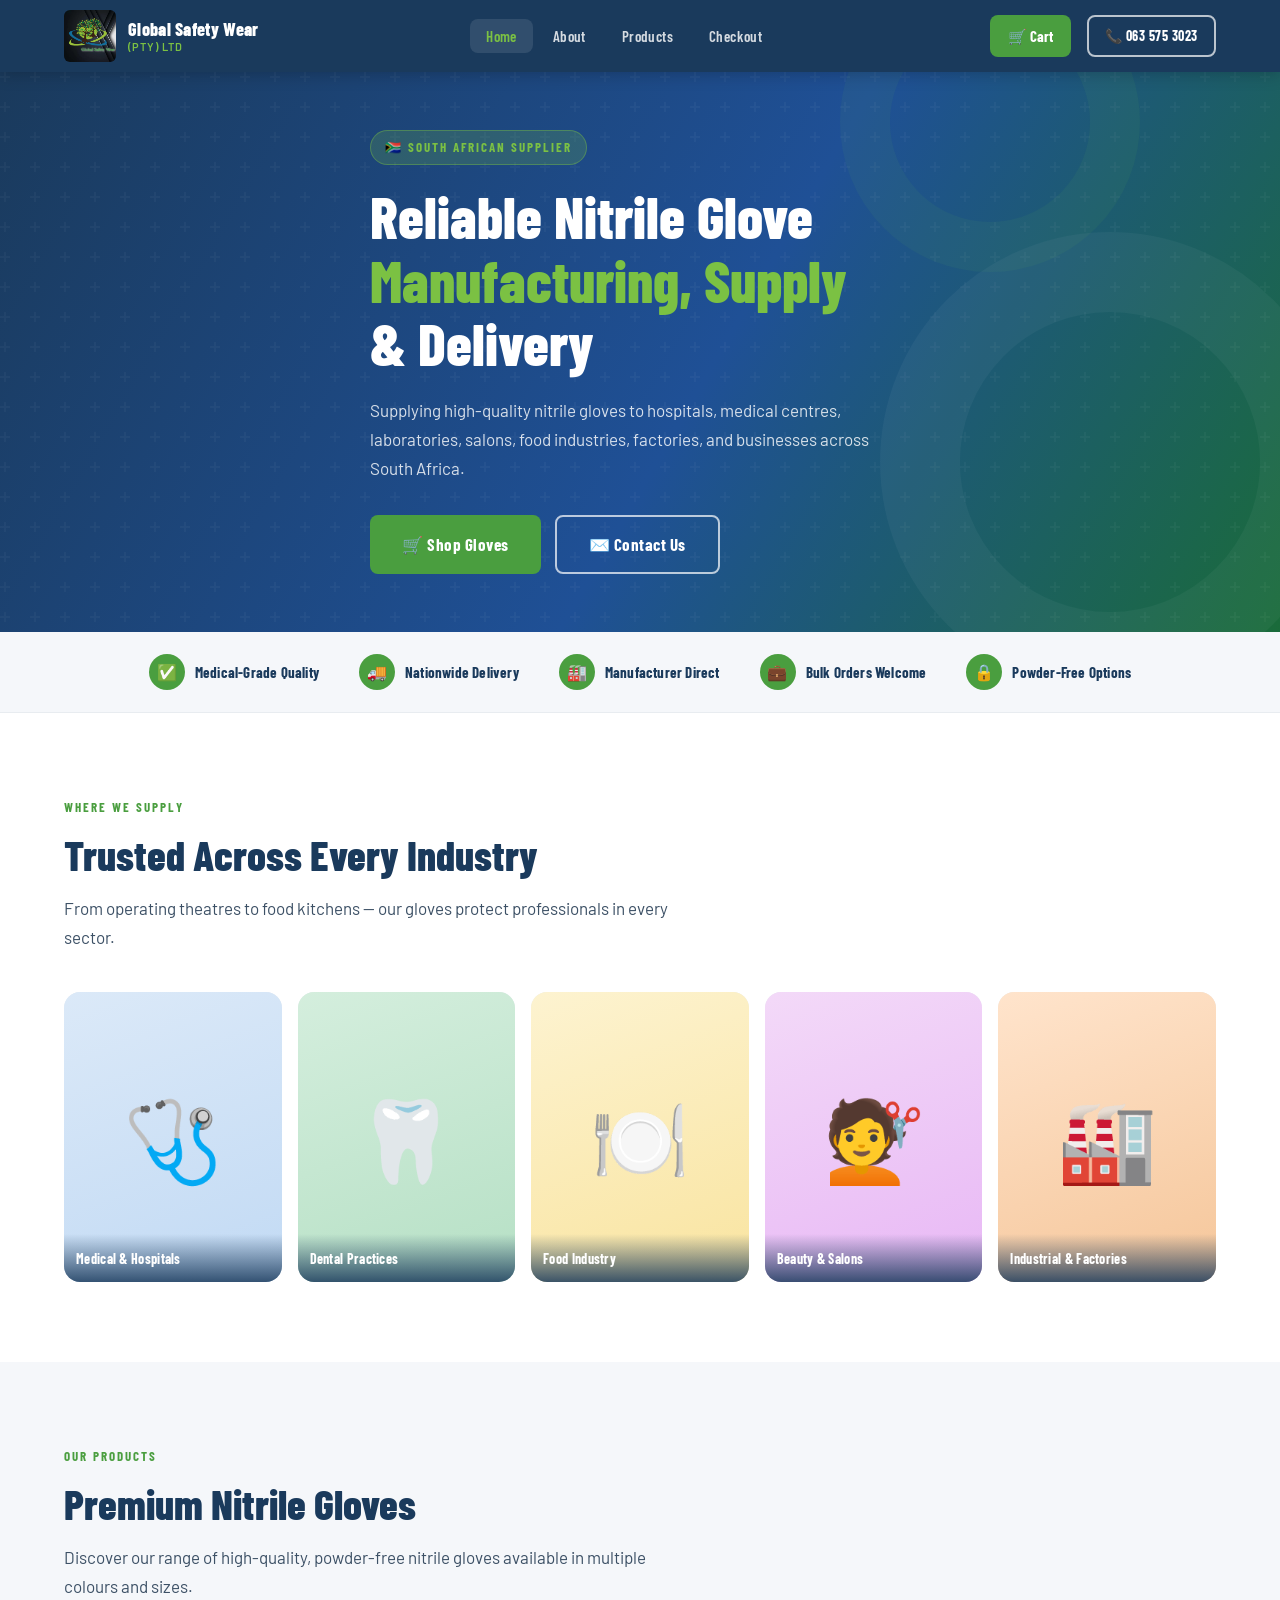
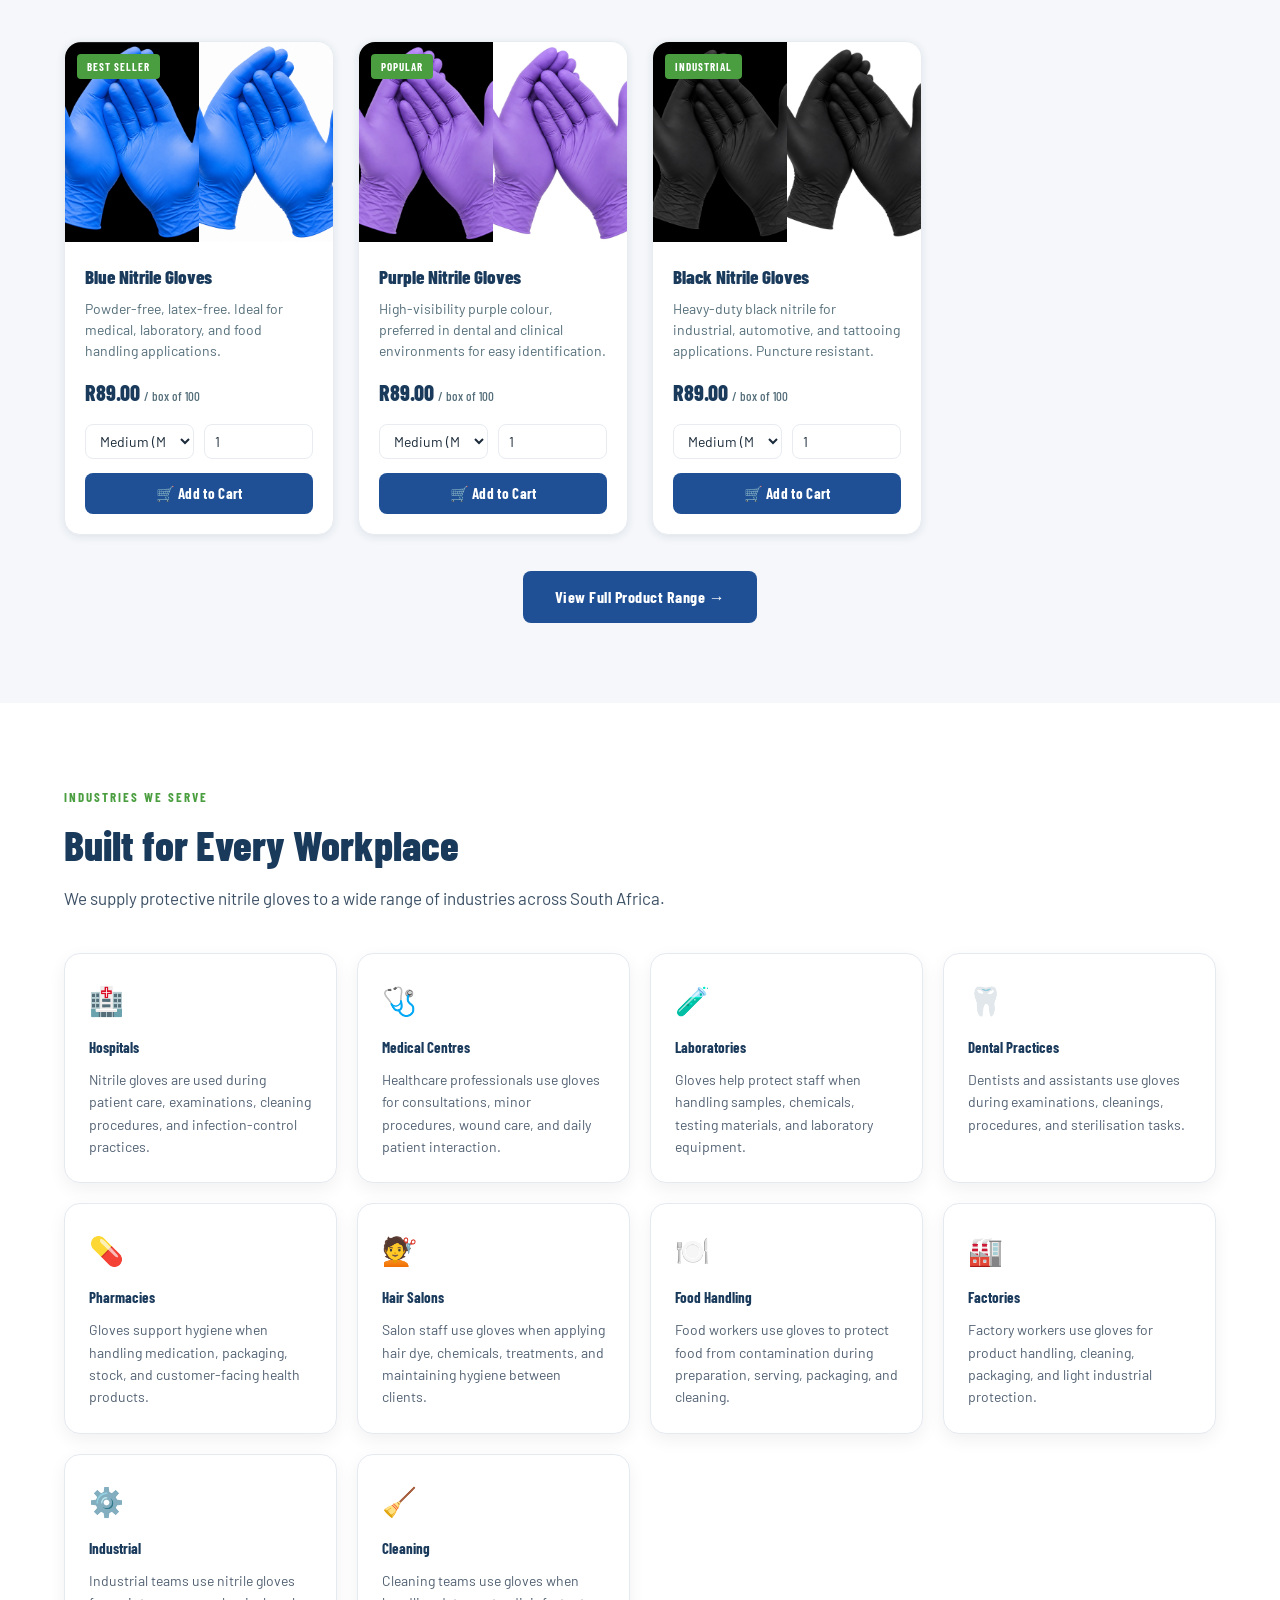
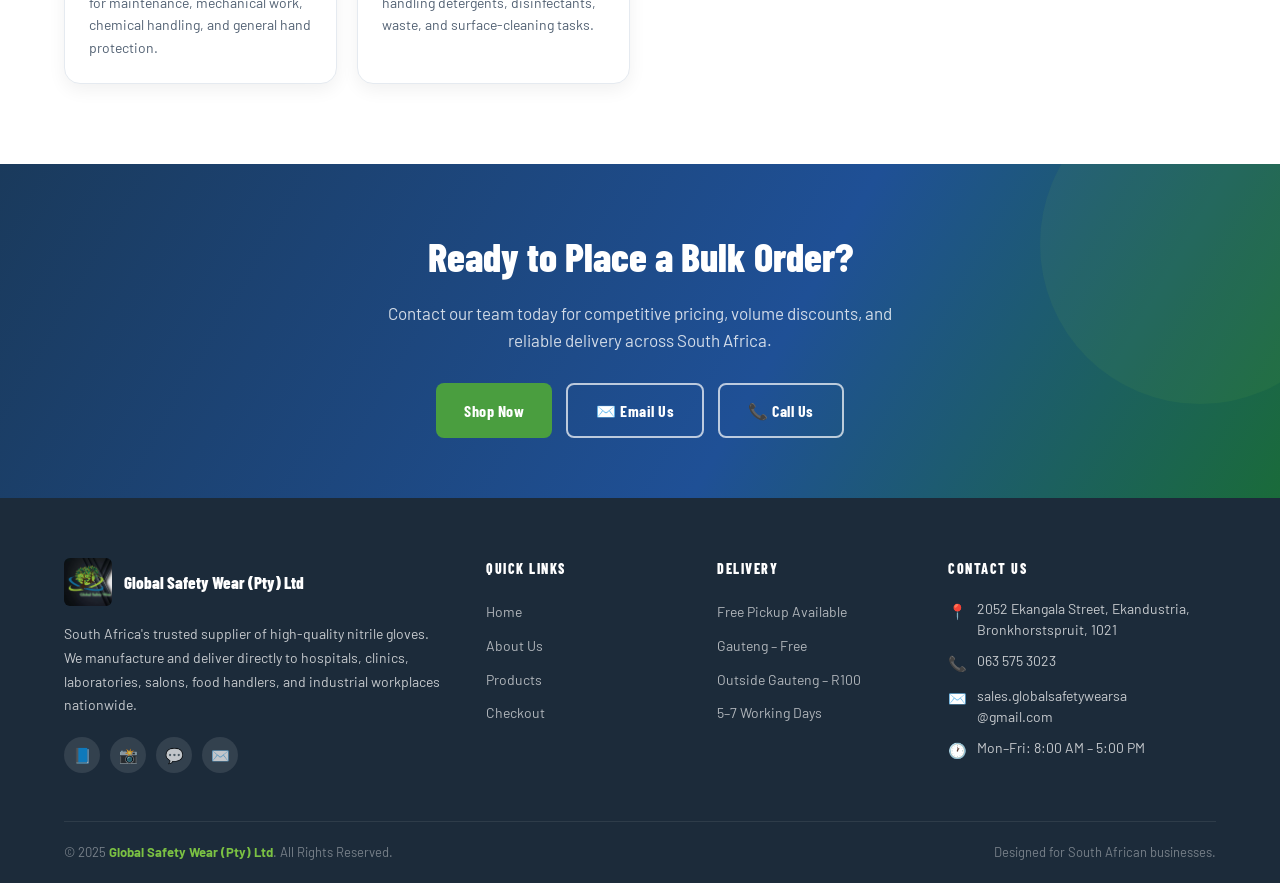
<file: index (4).html>
<!DOCTYPE html>
<html lang="en">
<head>
  <meta charset="UTF-8" />
  <meta name="viewport" content="width=device-width, initial-scale=1.0" />
  <meta name="description" content="Global Safety Wear (Pty) Ltd – Reliable nitrile glove manufacturing, supply and delivery across South Africa." />
  <title>Global Safety Wear (Pty) Ltd | Nitrile Gloves South Africa</title>
  <link rel="stylesheet" href="style.css" />
</head>
<body>

<!-- ==================== NAVIGATION ==================== -->
<nav class="navbar">
  <div class="container nav-inner">
    <a href="index.html" class="nav-logo">
      <img src="logo.jpg" alt="Global Safety Wear Logo" onerror="this.style.display='none'" />
      <div class="nav-logo-text">
        <strong>Global Safety Wear</strong>
        <span>(Pty) Ltd</span>
      </div>
    </a>
    <ul class="nav-links">
      <li><a href="index.html" class="active">Home</a></li>
      <li><a href="about.html">About</a></li>
      <li><a href="products.html">Products</a></li>
      <li><a href="payment.html">Checkout</a></li>
    </ul>
    <div class="nav-right">
      <a href="products.html" class="nav-cart-btn">
        🛒 Cart
        <span class="cart-count" style="display:none;">0</span>
      </a>
      <a href="tel:0635753023" class="btn btn-outline" style="padding:8px 16px;font-size:14px;">📞 063 575 3023</a>
    </div>
    <button class="nav-hamburger" aria-label="Open menu">
      <span></span><span></span><span></span>
    </button>
  </div>
  <nav class="nav-mobile">
    <a href="index.html" class="active">Home</a>
    <a href="about.html">About</a>
    <a href="products.html">Products</a>
    <a href="payment.html">Checkout</a>
    <a href="tel:0635753023">📞 063 575 3023</a>
  </nav>
</nav>

<!-- ==================== HERO ==================== -->
<section class="hero">
  <div class="hero-deco"></div>
  <div class="hero-deco2"></div>
  <div class="container">
    <div class="hero-content">
      <div class="hero-tag">🇿🇦 South African Supplier</div>
      <h1>Reliable Nitrile Glove<br><em>Manufacturing, Supply</em><br>&amp; Delivery</h1>
      <p>Supplying high-quality nitrile gloves to hospitals, medical centres, laboratories, salons, food industries, factories, and businesses across South Africa.</p>
      <div class="hero-btns">
        <a href="products.html" class="btn btn-primary" style="font-size:17px;padding:14px 32px;">🛒 Shop Gloves</a>
        <a href="mailto:sales.globalsafetywearsa@gmail.com" class="btn btn-outline" style="font-size:17px;padding:14px 32px;">✉️ Contact Us</a>
      </div>
    </div>
  </div>
</section>

<!-- ==================== TRUST BAR ==================== -->
<section class="trust-bar">
  <div class="container">
    <div class="trust-items">
      <div class="trust-item">
        <div class="trust-icon">✅</div>
        Medical-Grade Quality
      </div>
      <div class="trust-item">
        <div class="trust-icon">🚚</div>
        Nationwide Delivery
      </div>
      <div class="trust-item">
        <div class="trust-icon">🏭</div>
        Manufacturer Direct
      </div>
      <div class="trust-item">
        <div class="trust-icon">💼</div>
        Bulk Orders Welcome
      </div>
      <div class="trust-item">
        <div class="trust-icon">🔒</div>
        Powder-Free Options
      </div>
    </div>
  </div>
</section>

<!-- ==================== USE-CASE GALLERY ==================== -->
<section class="use-cases section-pad">
  <div class="container">
    <div class="tag">Where We Supply</div>
    <h2 class="section-title">Trusted Across Every Industry</h2>
    <p class="section-sub">From operating theatres to food kitchens — our gloves protect professionals in every sector.</p>
    <div class="gallery-grid">
      <div class="gallery-card medical">
        <div class="gallery-img">🩺</div>
        <div class="gallery-label">Medical &amp; Hospitals</div>
      </div>
      <div class="gallery-card dental">
        <div class="gallery-img">🦷</div>
        <div class="gallery-label">Dental Practices</div>
      </div>
      <div class="gallery-card food">
        <div class="gallery-img">🍽️</div>
        <div class="gallery-label">Food Industry</div>
      </div>
      <div class="gallery-card salon">
        <div class="gallery-img">💇</div>
        <div class="gallery-label">Beauty &amp; Salons</div>
      </div>
      <div class="gallery-card industrial">
        <div class="gallery-img">🏭</div>
        <div class="gallery-label">Industrial &amp; Factories</div>
      </div>
    </div>
  </div>
</section>

<!-- ==================== FEATURED PRODUCTS ==================== -->
<section class="featured-products section-pad">
  <div class="container">
    <div class="tag">Our Products</div>
    <h2 class="section-title">Premium Nitrile Gloves</h2>
    <p class="section-sub">Discover our range of high-quality, powder-free nitrile gloves available in multiple colours and sizes.</p>
    <div class="products-grid">

      <!-- Product 1 -->
      <div class="product-card">
       <div class="product-img multiple-images">
  <img src="images/Blue Gloves B.jpeg" alt="Blue Nitrile Gloves">
  <img src="images/Blue Gloves W.png" alt="Blue Nitrile Gloves">
  <span class="product-badge">Best Seller</span>
</div>
        <div class="product-body">
          <h3>Blue Nitrile Gloves</h3>
          <p>Powder-free, latex-free. Ideal for medical, laboratory, and food handling applications.</p>
          <div class="product-price">R89.00 <span>/ box of 100</span></div>
          <div class="product-controls">
            <select class="size-selector" id="s1-size">
              <option value="S">Small (S)</option>
              <option value="M" selected>Medium (M)</option>
              <option value="L">Large (L)</option>
            </select>
            <input type="number" class="qty-selector" id="s1-qty" value="1" min="1" max="999" />
          </div>
          <button class="btn-add-cart" onclick="addToCart('blue-nitrile','Blue Nitrile Gloves',89,document.getElementById('s1-size').value,parseInt(document.getElementById('s1-qty').value)||1,'🧤')">
            🛒 Add to Cart
          </button>
        </div>
      </div>

      <!-- Product 2 -->
      <div class="product-card">
       <div class="product-img multiple-images">
  <img src="images/Purple Gloves B.jpeg" alt="Purple Nitrile Gloves">
  <img src="images/Purple Gloves W.jpeg" alt="Purple Nitrile Gloves">
  <span class="product-badge">Popular</span>
</div>
        <div class="product-body">
          <h3>Purple Nitrile Gloves</h3>
          <p>High-visibility purple colour, preferred in dental and clinical environments for easy identification.</p>
          <div class="product-price">R89.00 <span>/ box of 100</span></div>
          <div class="product-controls">
            <select class="size-selector" id="s2-size">
              <option value="S">Small (S)</option>
              <option value="M" selected>Medium (M)</option>
              <option value="L">Large (L)</option>
            </select>
            <input type="number" class="qty-selector" id="s2-qty" value="1" min="1" max="999" />
          </div>
          <button class="btn-add-cart" onclick="addToCart('purple-nitrile','Purple Nitrile Gloves',89,document.getElementById('s2-size').value,parseInt(document.getElementById('s2-qty').value)||1,'🟣')">
            🛒 Add to Cart
          </button>
        </div>
      </div>

      <!-- Product 3 -->
      <div class="product-card">
       <div class="product-img multiple-images">
  <img src="images/Black Gloves B.jpeg" alt="Black Nitrile Gloves">
  <img src="images/Black Gloves W.jpeg" alt="Black Nitrile Gloves">
  <span class="product-badge">Industrial</span>
</div>
        <div class="product-body">
          <h3>Black Nitrile Gloves</h3>
          <p>Heavy-duty black nitrile for industrial, automotive, and tattooing applications. Puncture resistant.</p>
          <div class="product-price">R89.00 <span>/ box of 100</span></div>
          <div class="product-controls">
            <select class="size-selector" id="s3-size">
              <option value="S">Small (S)</option>
              <option value="M" selected>Medium (M)</option>
              <option value="L">Large (L)</option>
            </select>
            <input type="number" class="qty-selector" id="s3-qty" value="1" min="1" max="999" />
          </div>
          <button class="btn-add-cart" onclick="addToCart('black-nitrile','Black Nitrile Gloves',89,document.getElementById('s3-size').value,parseInt(document.getElementById('s3-qty').value)||1,'⚫')">
            🛒 Add to Cart
          </button>
        </div>
      </div>

    </div>
    <div style="text-align:center;margin-top:36px;">
      <a href="products.html" class="btn btn-blue" style="font-size:16px;padding:13px 32px;">View Full Product Range →</a>
    </div>
  </div>
</section>

<!-- ==================== INDUSTRIES ==================== -->
<section class="industries section-pad">
  <div class="container">
    <div class="tag">Industries We Serve</div>
    <h2 class="section-title">Built for Every Workplace</h2>
    <p class="section-sub">We supply protective nitrile gloves to a wide range of industries across South Africa.</p>
  <div class="industries-grid industry-info-grid">

  <div class="industry-card industry-info-card">
    <span class="industry-icon">🏥</span>
    <h4>Hospitals</h4>
    <p>Nitrile gloves are used during patient care, examinations, cleaning procedures, and infection-control practices.</p>
  </div>

  <div class="industry-card industry-info-card">
    <span class="industry-icon">🩺</span>
    <h4>Medical Centres</h4>
    <p>Healthcare professionals use gloves for consultations, minor procedures, wound care, and daily patient interaction.</p>
  </div>

  <div class="industry-card industry-info-card">
    <span class="industry-icon">🧪</span>
    <h4>Laboratories</h4>
    <p>Gloves help protect staff when handling samples, chemicals, testing materials, and laboratory equipment.</p>
  </div>

  <div class="industry-card industry-info-card">
    <span class="industry-icon">🦷</span>
    <h4>Dental Practices</h4>
    <p>Dentists and assistants use gloves during examinations, cleanings, procedures, and sterilisation tasks.</p>
  </div>

  <div class="industry-card industry-info-card">
    <span class="industry-icon">💊</span>
    <h4>Pharmacies</h4>
    <p>Gloves support hygiene when handling medication, packaging, stock, and customer-facing health products.</p>
  </div>

  <div class="industry-card industry-info-card">
    <span class="industry-icon">💇</span>
    <h4>Hair Salons</h4>
    <p>Salon staff use gloves when applying hair dye, chemicals, treatments, and maintaining hygiene between clients.</p>
  </div>

  <div class="industry-card industry-info-card">
    <span class="industry-icon">🍽️</span>
    <h4>Food Handling</h4>
    <p>Food workers use gloves to protect food from contamination during preparation, serving, packaging, and cleaning.</p>
  </div>

  <div class="industry-card industry-info-card">
    <span class="industry-icon">🏭</span>
    <h4>Factories</h4>
    <p>Factory workers use gloves for product handling, cleaning, packaging, and light industrial protection.</p>
  </div>

  <div class="industry-card industry-info-card">
    <span class="industry-icon">⚙️</span>
    <h4>Industrial</h4>
    <p>Industrial teams use nitrile gloves for maintenance, mechanical work, chemical handling, and general hand protection.</p>
  </div>

  <div class="industry-card industry-info-card">
    <span class="industry-icon">🧹</span>
    <h4>Cleaning</h4>
    <p>Cleaning teams use gloves when handling detergents, disinfectants, waste, and surface-cleaning tasks.</p>
  </div>

</div>
  </div>
</section>

<!-- ==================== CTA BANNER ==================== -->
<section class="cta-banner">
  <div class="container">
    <h2>Ready to Place a Bulk Order?</h2>
    <p>Contact our team today for competitive pricing, volume discounts, and reliable delivery across South Africa.</p>
    <div class="cta-btns">
      <a href="products.html" class="btn btn-primary" style="font-size:16px;padding:13px 28px;">Shop Now</a>
      <a href="mailto:sales.globalsafetywearsa@gmail.com" class="btn btn-outline" style="font-size:16px;padding:13px 28px;">✉️ Email Us</a>
      <a href="tel:0635753023" class="btn btn-outline" style="font-size:16px;padding:13px 28px;">📞 Call Us</a>
    </div>
  </div>
</section>

<!-- ==================== FOOTER ==================== -->
<footer class="footer">
  <div class="container">
    <div class="footer-grid">
      <!-- Brand -->
      <div>
        <div class="footer-logo">
          <img src="logo.jpg" alt="Global Safety Wear Logo" onerror="this.style.display='none'" />
          <strong>Global Safety Wear (Pty) Ltd</strong>
        </div>
        <p class="footer-about">South Africa's trusted supplier of high-quality nitrile gloves. We manufacture and deliver directly to hospitals, clinics, laboratories, salons, food handlers, and industrial workplaces nationwide.</p>
        <div class="footer-social">
          <a href="#" class="social-icon" title="Facebook">📘</a>
          <a href="#" class="social-icon" title="Instagram">📸</a>
          <a href="#" class="social-icon" title="WhatsApp">💬</a>
          <a href="mailto:sales.globalsafetywearsa@gmail.com" class="social-icon" title="Email">✉️</a>
        </div>
      </div>
      <!-- Quick Links -->
      <div class="footer-col">
        <h5>Quick Links</h5>
        <ul>
          <li><a href="index.html">Home</a></li>
          <li><a href="about.html">About Us</a></li>
          <li><a href="products.html">Products</a></li>
          <li><a href="payment.html">Checkout</a></li>
        </ul>
      </div>
      <!-- Delivery -->
      <div class="footer-col">
        <h5>Delivery</h5>
        <ul>
          <li><a href="#">Free Pickup Available</a></li>
          <li><a href="#">Gauteng – Free</a></li>
          <li><a href="#">Outside Gauteng – R100</a></li>
          <li><a href="#">5–7 Working Days</a></li>
        </ul>
      </div>
      <!-- Contact -->
      <div class="footer-col">
        <h5>Contact Us</h5>
        <div class="footer-contact-item">
          <span class="ico">📍</span>
          <span>2052 Ekangala Street, Ekandustria, Bronkhorstspruit, 1021</span>
        </div>
        <div class="footer-contact-item">
          <span class="ico">📞</span>
          <a href="tel:0635753023">063 575 3023</a>
        </div>
        <div class="footer-contact-item">
          <span class="ico">✉️</span>
          <a href="mailto:sales.globalsafetywearsa@gmail.com">sales.globalsafetywearsa<br>@gmail.com</a>
        </div>
        <div class="footer-contact-item">
          <span class="ico">🕐</span>
          <span>Mon–Fri: 8:00 AM – 5:00 PM</span>
        </div>
      </div>
    </div>
    <div class="footer-bottom">
      <span>&copy; 2025 <strong>Global Safety Wear (Pty) Ltd</strong>. All Rights Reserved.</span>
      <span>Designed for South African businesses.</span>
    </div>
  </div>
</footer>

<script src="script.js"></script>
</body>
</html>
</file>
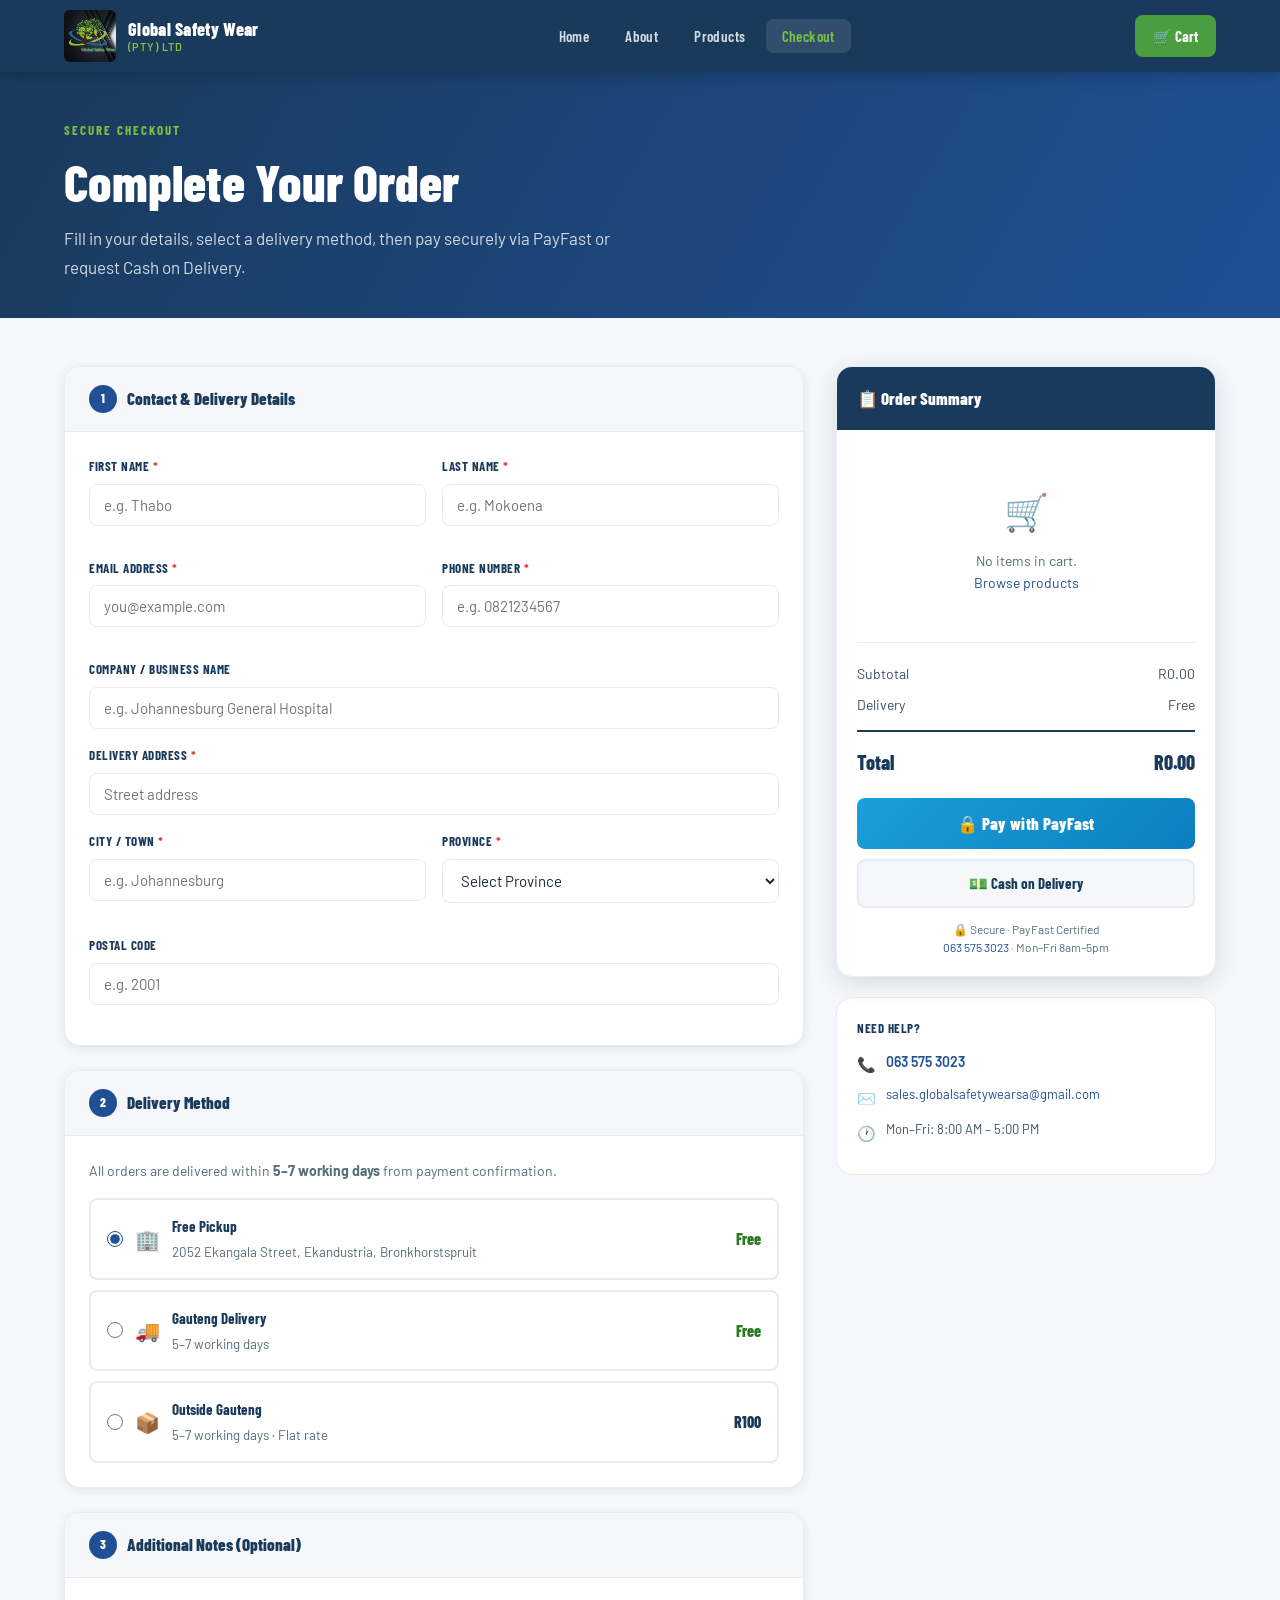
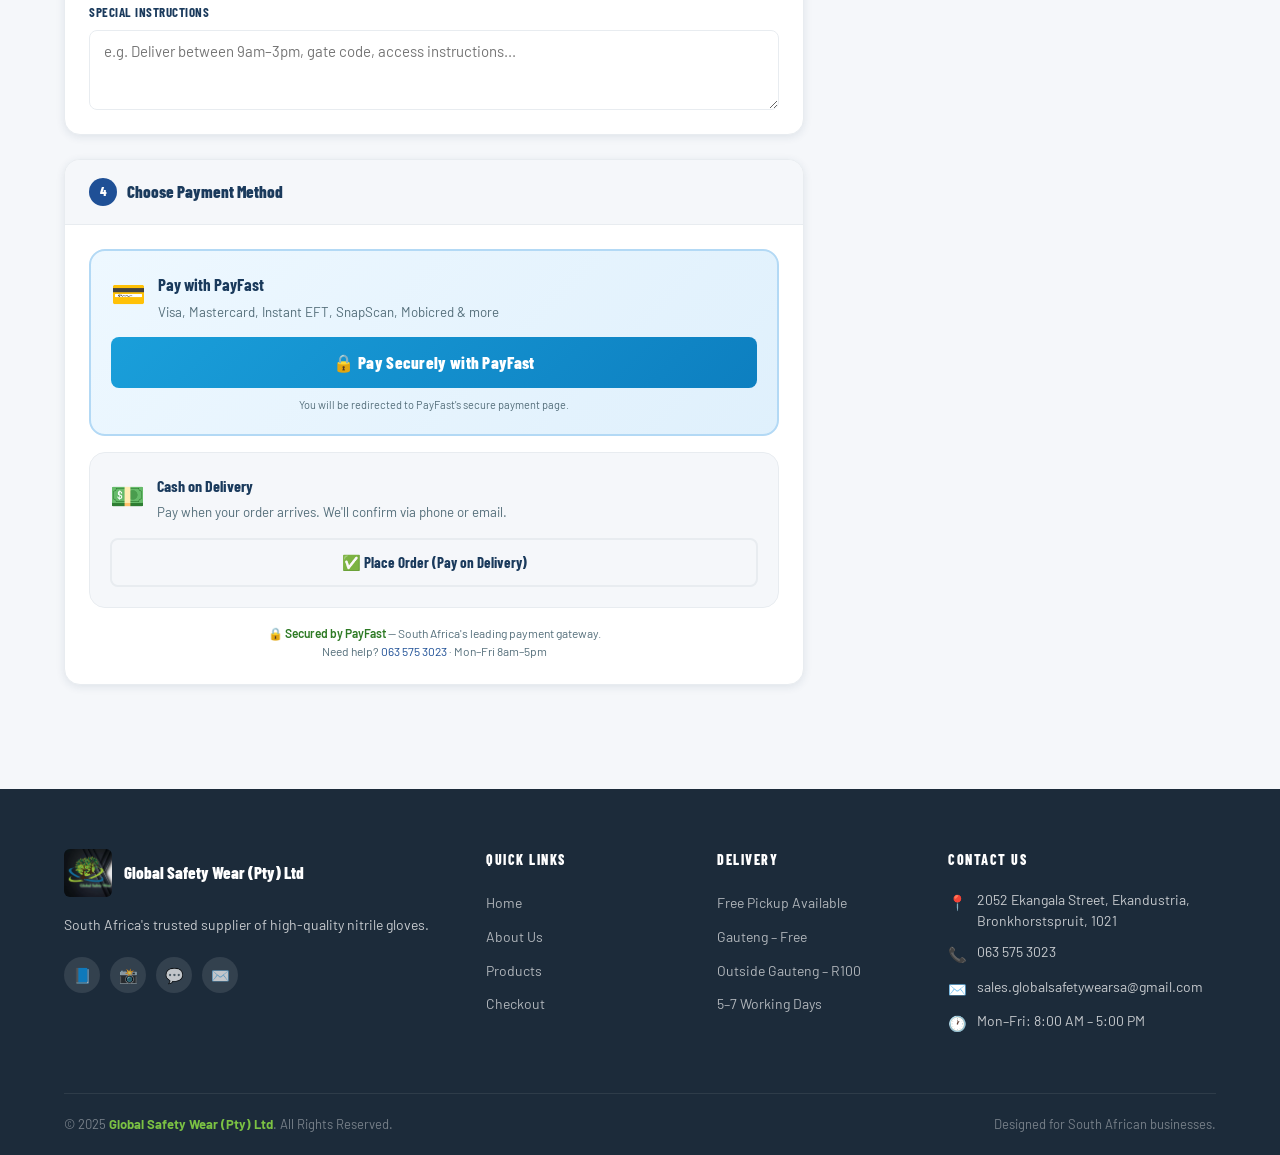
<file: payment (1).html>
<!DOCTYPE html>
<html lang="en">
<head>
  <meta charset="UTF-8" />
  <meta name="viewport" content="width=device-width, initial-scale=1.0" />
  <meta name="description" content="Checkout – Global Safety Wear (Pty) Ltd. Secure payment via PayFast, or Cash on Delivery." />
  <title>Checkout | Global Safety Wear (Pty) Ltd</title>
  <link rel="stylesheet" href="style.css" />
</head>
<body>

<!-- ==================== NAVIGATION ==================== -->
<nav class="navbar">
  <div class="container nav-inner">
    <a href="index.html" class="nav-logo">
      <img src="logo.jpg" alt="Global Safety Wear Logo" onerror="this.style.display='none'" />
      <div class="nav-logo-text">
        <strong>Global Safety Wear</strong>
        <span>(Pty) Ltd</span>
      </div>
    </a>
    <ul class="nav-links">
      <li><a href="index.html">Home</a></li>
      <li><a href="about.html">About</a></li>
      <li><a href="products.html">Products</a></li>
      <li><a href="payment.html" class="active">Checkout</a></li>
    </ul>
    <div class="nav-right">
      <a href="products.html" class="nav-cart-btn">
        🛒 Cart
        <span class="cart-count" style="display:none;">0</span>
      </a>
    </div>
    <button class="nav-hamburger" aria-label="Open menu">
      <span></span><span></span><span></span>
    </button>
  </div>
  <nav class="nav-mobile">
    <a href="index.html">Home</a>
    <a href="about.html">About</a>
    <a href="products.html">Products</a>
    <a href="payment.html" class="active">Checkout</a>
  </nav>
</nav>

<!-- ==================== PAGE HERO ==================== -->
<section class="page-hero" style="padding:44px 0 36px;">
  <div class="container">
    <div class="tag">Secure Checkout</div>
    <h1>Complete Your Order</h1>
    <p>Fill in your details, select a delivery method, then pay securely via PayFast or request Cash on Delivery.</p>
  </div>
</section>

<!-- ==================== CHECKOUT LAYOUT ==================== -->
<div class="payment-layout">
  <div class="container">
    <div class="payment-main">

      <!-- ===== LEFT: FORM ===== -->
      <div>
        <form id="checkout-form" action="https://api.web3forms.com/submit" method="POST">

          <!-- web3forms config (handles COD email notification) -->
          <input type="hidden" name="access_key"  value="20dcfb2f-6323-437a-a800-f82652966531" />
          <input type="hidden" name="subject"      value="New Order – Global Safety Wear" />
          <input type="hidden" name="from_name"    value="Global Safety Wear Website" />
          <input type="hidden" name="Order Summary" id="order-summary-email" />
          <input type="hidden" name="Order Total"   id="order-total-email" />
          <input type="hidden" name="Delivery Fee"  id="delivery-fee-email" />
          <input type="hidden" name="redirect"      value="index.html" />

          <!-- STEP 1 ------------------------------------------------>
          <div class="payment-form-block" style="margin-bottom:24px;">
            <div class="form-section-head">
              <span class="step-num">1</span>
              Contact &amp; Delivery Details
            </div>
            <div class="form-body">
              <div class="form-row">
                <div class="form-group">
                  <label>First Name <span class="required">*</span></label>
                  <input type="text" name="firstname" id="cf-firstname" placeholder="e.g. Thabo" required />
                </div>
                <div class="form-group">
                  <label>Last Name <span class="required">*</span></label>
                  <input type="text" name="lastname" id="cf-lastname" placeholder="e.g. Mokoena" required />
                </div>
              </div>
              <div class="form-row">
                <div class="form-group">
                  <label>Email Address <span class="required">*</span></label>
                  <input type="email" name="email" id="cf-email" placeholder="you@example.com" required />
                </div>
                <div class="form-group">
                  <label>Phone Number <span class="required">*</span></label>
                  <input type="tel" name="phone" id="cf-phone" placeholder="e.g. 0821234567" required />
                </div>
              </div>
              <div class="form-group">
                <label>Company / Business Name</label>
                <input type="text" name="company" placeholder="e.g. Johannesburg General Hospital" />
              </div>
              <div class="form-group">
                <label>Delivery Address <span class="required">*</span></label>
                <input type="text" name="address" placeholder="Street address" required />
              </div>
              <div class="form-row">
                <div class="form-group">
                  <label>City / Town <span class="required">*</span></label>
                  <input type="text" name="city" placeholder="e.g. Johannesburg" required />
                </div>
                <div class="form-group">
                  <label>Province <span class="required">*</span></label>
                  <select name="province" required>
                    <option value="">Select Province</option>
                    <option value="Gauteng">Gauteng</option>
                    <option value="Western Cape">Western Cape</option>
                    <option value="KwaZulu-Natal">KwaZulu-Natal</option>
                    <option value="Eastern Cape">Eastern Cape</option>
                    <option value="Limpopo">Limpopo</option>
                    <option value="Mpumalanga">Mpumalanga</option>
                    <option value="North West">North West</option>
                    <option value="Northern Cape">Northern Cape</option>
                    <option value="Free State">Free State</option>
                  </select>
                </div>
              </div>
              <div class="form-group">
                <label>Postal Code</label>
                <input type="text" name="postal" placeholder="e.g. 2001" />
              </div>
            </div>
          </div>

          <!-- STEP 2 ------------------------------------------------>
          <div class="payment-form-block" style="margin-bottom:24px;">
            <div class="form-section-head">
              <span class="step-num">2</span>
              Delivery Method
            </div>
            <div class="form-body">
              <p style="font-size:14px;color:var(--grey-dark);margin-bottom:16px;">
                All orders are delivered within <strong>5–7 working days</strong> from payment confirmation.
              </p>
              <div style="display:flex;flex-direction:column;gap:10px;">
                <label style="display:flex;align-items:center;gap:12px;padding:14px 16px;border:2px solid var(--grey-light);border-radius:var(--radius);cursor:pointer;">
                  <input type="radio" name="checkout_delivery" value="pickup" style="accent-color:var(--blue-mid);width:16px;height:16px;flex-shrink:0;" checked />
                  <span style="font-size:20px;flex-shrink:0;">🏢</span>
                  <span style="flex:1;min-width:0;">
                    <strong style="font-family:var(--font-head);font-size:15px;color:var(--blue-dark);display:block;">Free Pickup</strong>
                    <small style="color:var(--grey-dark);">2052 Ekangala Street, Ekandustria, Bronkhorstspruit</small>
                  </span>
                  <span style="font-family:var(--font-head);font-weight:800;color:var(--green-dark);flex-shrink:0;">Free</span>
                </label>
                <label style="display:flex;align-items:center;gap:12px;padding:14px 16px;border:2px solid var(--grey-light);border-radius:var(--radius);cursor:pointer;">
                  <input type="radio" name="checkout_delivery" value="gauteng" style="accent-color:var(--blue-mid);width:16px;height:16px;flex-shrink:0;" />
                  <span style="font-size:20px;flex-shrink:0;">🚚</span>
                  <span style="flex:1;min-width:0;">
                    <strong style="font-family:var(--font-head);font-size:15px;color:var(--blue-dark);display:block;">Gauteng Delivery</strong>
                    <small style="color:var(--grey-dark);">5–7 working days</small>
                  </span>
                  <span style="font-family:var(--font-head);font-weight:800;color:var(--green-dark);flex-shrink:0;">Free</span>
                </label>
                <label style="display:flex;align-items:center;gap:12px;padding:14px 16px;border:2px solid var(--grey-light);border-radius:var(--radius);cursor:pointer;">
                  <input type="radio" name="checkout_delivery" value="national" style="accent-color:var(--blue-mid);width:16px;height:16px;flex-shrink:0;" />
                  <span style="font-size:20px;flex-shrink:0;">📦</span>
                  <span style="flex:1;min-width:0;">
                    <strong style="font-family:var(--font-head);font-size:15px;color:var(--blue-dark);display:block;">Outside Gauteng</strong>
                    <small style="color:var(--grey-dark);">5–7 working days · Flat rate</small>
                  </span>
                  <span style="font-family:var(--font-head);font-weight:800;color:var(--blue-dark);flex-shrink:0;">R100</span>
                </label>
              </div>
            </div>
          </div>

          <!-- STEP 3 ------------------------------------------------>
          <div class="payment-form-block" style="margin-bottom:24px;">
            <div class="form-section-head">
              <span class="step-num">3</span>
              Additional Notes (Optional)
            </div>
            <div class="form-body">
              <div class="form-group" style="margin-bottom:0;">
                <label>Special Instructions</label>
                <textarea name="notes" placeholder="e.g. Deliver between 9am–3pm, gate code, access instructions..."></textarea>
              </div>
            </div>
          </div>

          <!-- STEP 4: Payment ---------------------------------------->
          <div class="payment-form-block" style="margin-bottom:24px;">
            <div class="form-section-head">
              <span class="step-num">4</span>
              Choose Payment Method
            </div>
            <div class="form-body">

              <!-- PayFast Card -->
              <div style="background:linear-gradient(135deg,#eef8ff,#dff0fc);border:2px solid #b3d9f5;border-radius:var(--radius-lg);padding:20px;margin-bottom:16px;">
                <div style="display:flex;align-items:flex-start;gap:12px;margin-bottom:14px;flex-wrap:wrap;">
                  <span style="font-size:28px;flex-shrink:0;">💳</span>
                  <div style="flex:1;min-width:200px;">
                    <strong style="font-family:var(--font-head);font-size:17px;color:var(--blue-dark);display:block;">Pay with PayFast</strong>
                    <small style="color:var(--grey-dark);">Visa, Mastercard, Instant EFT, SnapScan, Mobicred &amp; more</small>
                  </div>
                </div>
                <button type="button" class="btn-payfast" onclick="handleCheckout('payfast')">
                  🔒 Pay Securely with PayFast
                </button>
                <p style="font-size:11px;color:var(--grey-dark);margin-top:8px;text-align:center;">You will be redirected to PayFast's secure payment page.</p>
              </div>

              <!-- Cash on Delivery Card -->
              <div style="background:var(--off-white);border:1px solid var(--grey-light);border-radius:var(--radius-lg);padding:20px;">
                <div style="display:flex;align-items:flex-start;gap:12px;margin-bottom:14px;flex-wrap:wrap;">
                  <span style="font-size:28px;flex-shrink:0;">💵</span>
                  <div style="flex:1;min-width:200px;">
                    <strong style="font-family:var(--font-head);font-size:16px;color:var(--blue-dark);display:block;">Cash on Delivery</strong>
                    <small style="color:var(--grey-dark);">Pay when your order arrives. We'll confirm via phone or email.</small>
                  </div>
                </div>
                <button type="button" class="btn-cod" onclick="handleCheckout('cod')">
                  ✅ Place Order (Pay on Delivery)
                </button>
              </div>

              <p class="secure-note" style="margin-top:16px;">
                <span>🔒 Secured by PayFast</span> — South Africa's leading payment gateway.<br>
                Need help? <a href="tel:0635753023" style="color:var(--blue-mid);">063 575 3023</a> · Mon–Fri 8am–5pm
              </p>

            </div>
          </div>

        </form>
      </div>

      <!-- ===== RIGHT: ORDER SUMMARY ===== -->
      <div>
        <div class="order-summary">
          <div class="order-summary-head">
            <h3>📋 Order Summary</h3>
          </div>
          <div class="order-summary-body">
            <div id="payment-items">
              <div class="empty-summary">
                <span class="ico">🛒</span>
                <p>No items yet.<br>
                  <a href="products.html" style="color:var(--blue-mid);">Browse products</a>
                </p>
              </div>
            </div>
            <div class="summary-totals">
              <div class="summary-row">
                <span>Subtotal</span>
                <span id="summary-subtotal">R0.00</span>
              </div>
              <div class="summary-row">
                <span>Delivery</span>
                <span id="summary-delivery">Free</span>
              </div>
              <div class="summary-row grand">
                <span>Total</span>
                <span id="summary-total">R0.00</span>
              </div>
            </div>

            <button type="button" class="btn-payfast" style="margin-top:16px;" onclick="handleCheckout('payfast')">
              🔒 Pay with PayFast
            </button>
            <button type="button" class="btn-cod" style="margin-top:10px;" onclick="handleCheckout('cod')">
              💵 Cash on Delivery
            </button>

            <p class="order-notes" style="margin-top:12px;">
              🔒 Secure · PayFast Certified<br>
              <a href="tel:0635753023" style="color:var(--blue-mid);">063 575 3023</a> · Mon–Fri 8am–5pm
            </p>
          </div>
        </div>

        <!-- Help Card -->
        <div style="background:var(--white);border:1px solid var(--grey-light);border-radius:var(--radius-lg);padding:20px;margin-top:20px;">
          <p style="font-family:var(--font-head);font-size:13px;font-weight:700;color:var(--blue-dark);text-transform:uppercase;letter-spacing:0.5px;margin-bottom:12px;">Need Help?</p>
          <div class="footer-contact-item">
            <span class="ico" style="color:var(--green-mid);">📞</span>
            <a href="tel:0635753023" style="color:var(--blue-mid);font-weight:600;">063 575 3023</a>
          </div>
          <div class="footer-contact-item">
            <span class="ico" style="color:var(--green-mid);">✉️</span>
            <a href="mailto:sales.globalsafetywearsa@gmail.com" style="color:var(--blue-mid);font-size:13px;word-break:break-all;">sales.globalsafetywearsa@gmail.com</a>
          </div>
          <div class="footer-contact-item">
            <span class="ico" style="color:var(--green-mid);">🕐</span>
            <span style="font-size:13px;">Mon–Fri: 8:00 AM – 5:00 PM</span>
          </div>
        </div>
      </div>

    </div>
  </div>
</div>

<!-- ==================== COD SUCCESS MODAL ==================== -->
<div class="success-modal" id="success-modal">
  <div class="success-box">
    <span class="success-icon">✅</span>
    <h3>Order Placed!</h3>
    <p>Your Cash on Delivery order has been received. Our team will contact you within 1 business day to confirm your delivery.</p>
    <p style="font-size:14px;color:var(--grey-dark);margin-bottom:16px;">📞 063 575 3023 · Mon–Fri 8am–5pm</p>
    <button class="btn btn-primary" onclick="closeModal()" style="width:100%;justify-content:center;padding:13px;">Back to Home</button>
  </div>
</div>

<!-- ==================== FOOTER ==================== -->
<footer class="footer">
  <div class="container">
    <div class="footer-grid">
      <div>
        <div class="footer-logo">
          <img src="logo.jpg" alt="Global Safety Wear Logo" onerror="this.style.display='none'" />
          <strong>Global Safety Wear (Pty) Ltd</strong>
        </div>
        <p class="footer-about">South Africa's trusted supplier of high-quality nitrile gloves.</p>
        <div class="footer-social">
          <a href="#" class="social-icon">📘</a>
          <a href="#" class="social-icon">📸</a>
          <a href="#" class="social-icon">💬</a>
          <a href="mailto:sales.globalsafetywearsa@gmail.com" class="social-icon">✉️</a>
        </div>
      </div>
      <div class="footer-col">
        <h5>Quick Links</h5>
        <ul>
          <li><a href="index.html">Home</a></li>
          <li><a href="about.html">About Us</a></li>
          <li><a href="products.html">Products</a></li>
          <li><a href="payment.html">Checkout</a></li>
        </ul>
      </div>
      <div class="footer-col">
        <h5>Delivery</h5>
        <ul>
          <li><a href="#">Free Pickup Available</a></li>
          <li><a href="#">Gauteng – Free</a></li>
          <li><a href="#">Outside Gauteng – R100</a></li>
          <li><a href="#">5–7 Working Days</a></li>
        </ul>
      </div>
      <div class="footer-col">
        <h5>Contact Us</h5>
        <div class="footer-contact-item"><span class="ico">📍</span><span>2052 Ekangala Street, Ekandustria, Bronkhorstspruit, 1021</span></div>
        <div class="footer-contact-item"><span class="ico">📞</span><a href="tel:0635753023">063 575 3023</a></div>
        <div class="footer-contact-item"><span class="ico">✉️</span><a href="mailto:sales.globalsafetywearsa@gmail.com" style="word-break:break-all;">sales.globalsafetywearsa@gmail.com</a></div>
        <div class="footer-contact-item"><span class="ico">🕐</span><span>Mon–Fri: 8:00 AM – 5:00 PM</span></div>
      </div>
    </div>
    <div class="footer-bottom">
      <span>&copy; 2025 <strong>Global Safety Wear (Pty) Ltd</strong>. All Rights Reserved.</span>
      <span>Designed for South African businesses.</span>
    </div>
  </div>
</footer>

<script src="script.js"></script>
</body>
</html>
</file>
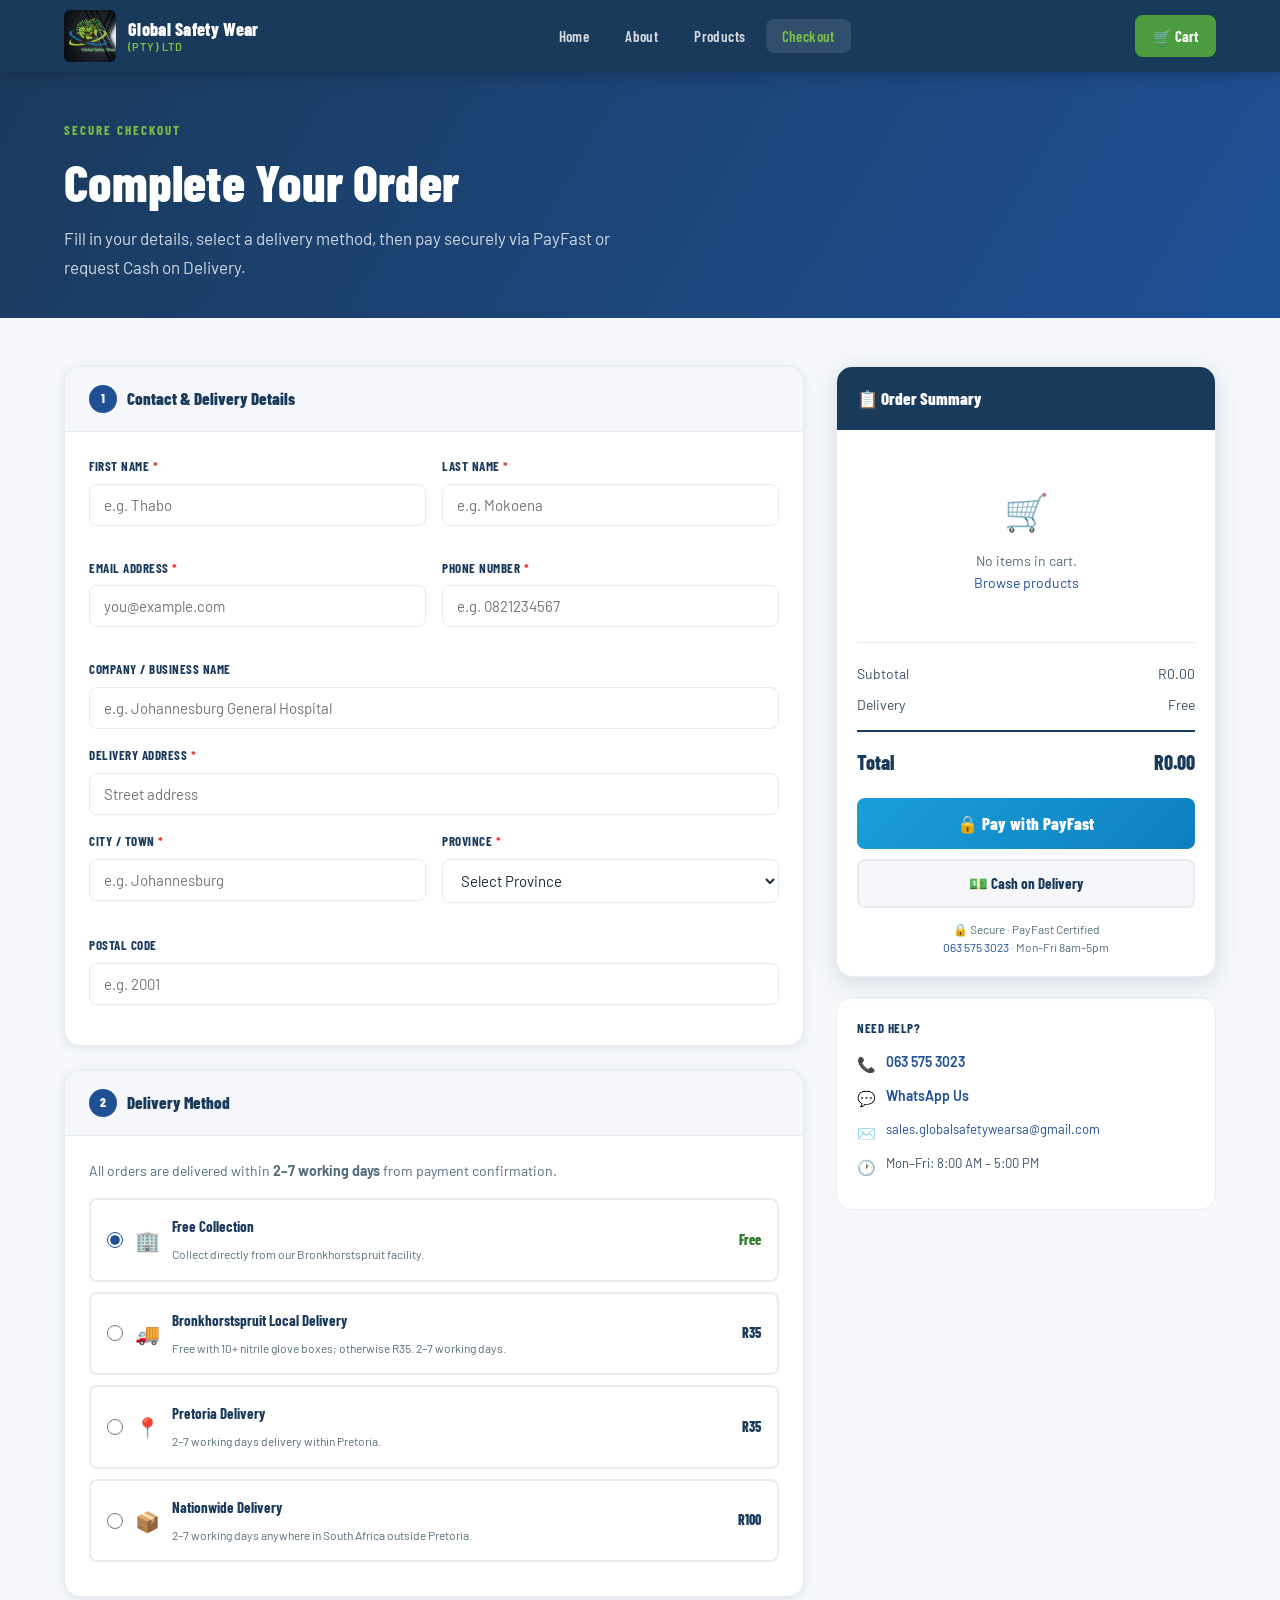
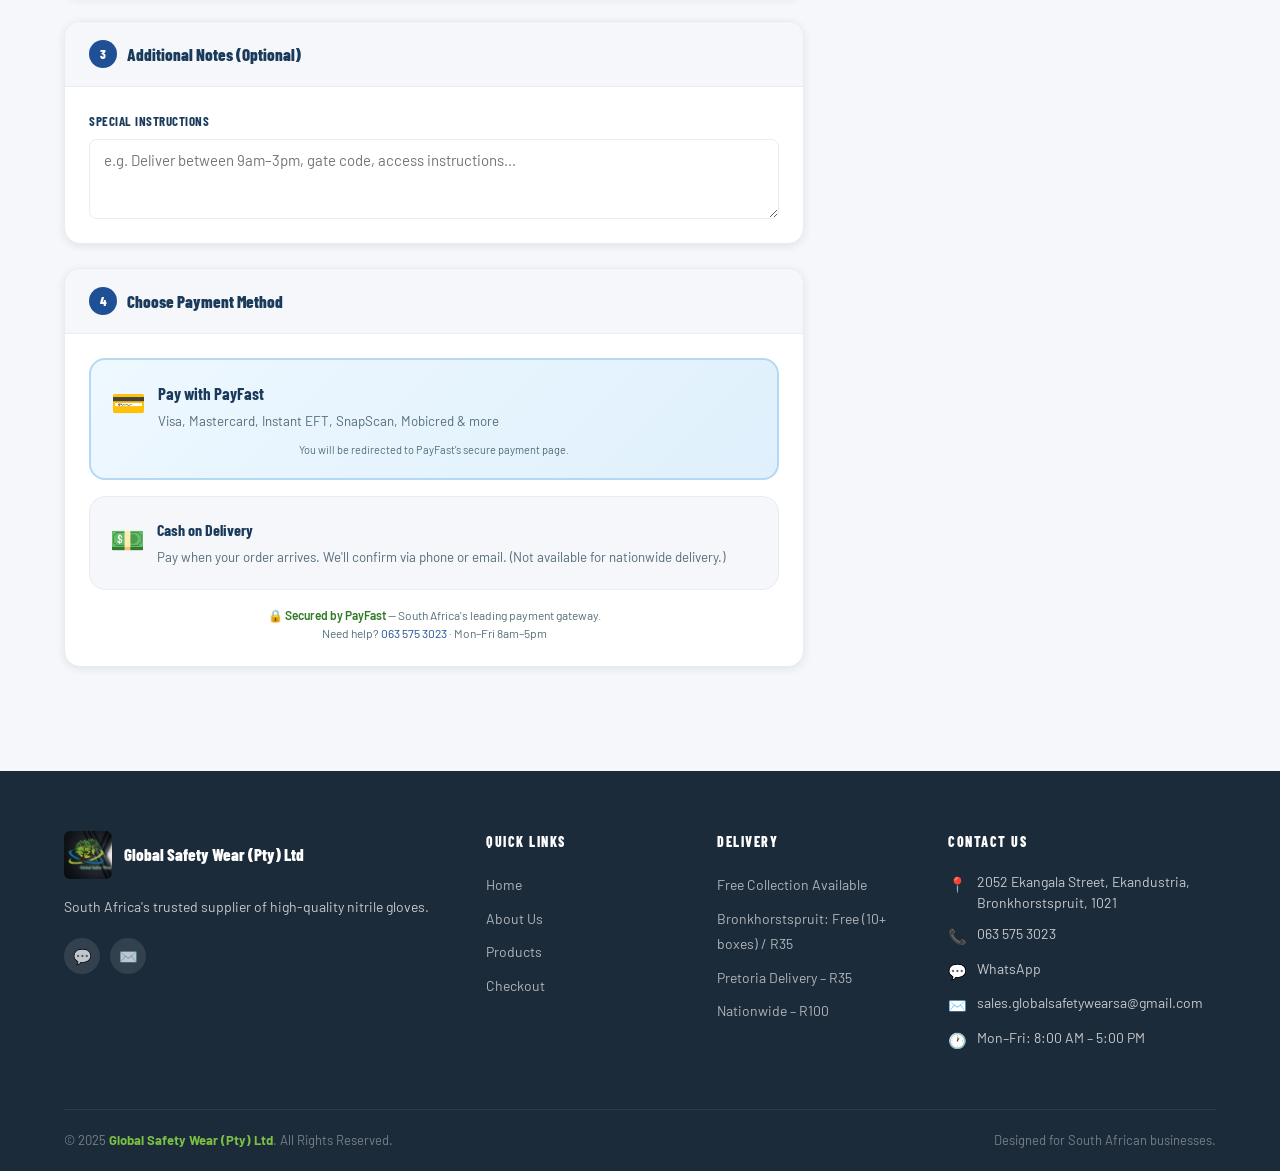
<file: payment.html>
<!DOCTYPE html>
<html lang="en">
<head>
  <meta charset="UTF-8" />
  <meta name="viewport" content="width=device-width, initial-scale=1.0" />
  <meta name="description" content="Checkout – Global Safety Wear (Pty) Ltd. Secure payment via PayFast, or Cash on Delivery." />
  <title>Checkout | Global Safety Wear (Pty) Ltd</title>
  <link rel="stylesheet" href="style.css" />
</head>
<body>

<!-- ==================== NAVIGATION ==================== -->
<nav class="navbar">
  <div class="container nav-inner">
    <a href="index.html" class="nav-logo">
      <img src="logo.jpg" alt="Global Safety Wear Logo" onerror="this.style.display='none'" />
      <div class="nav-logo-text">
        <strong>Global Safety Wear</strong>
        <span>(Pty) Ltd</span>
      </div>
    </a>
    <ul class="nav-links">
      <li><a href="index.html">Home</a></li>
      <li><a href="about.html">About</a></li>
      <li><a href="products.html">Products</a></li>
      <li><a href="payment.html" class="active">Checkout</a></li>
    </ul>
    <div class="nav-right">
      <a href="products.html" class="nav-cart-btn">
        🛒 Cart
        <span class="cart-count" style="display:none;">0</span>
      </a>
    </div>
    <button class="nav-hamburger" aria-label="Open menu">
      <span></span><span></span><span></span>
    </button>
  </div>
  <nav class="nav-mobile">
    <a href="index.html">Home</a>
    <a href="about.html">About</a>
    <a href="products.html">Products</a>
    <a href="payment.html" class="active">Checkout</a>
  </nav>
</nav>

<!-- ==================== PAGE HERO ==================== -->
<section class="page-hero" style="padding:44px 0 36px;">
  <div class="container">
    <div class="tag">Secure Checkout</div>
    <h1>Complete Your Order</h1>
    <p>Fill in your details, select a delivery method, then pay securely via PayFast or request Cash on Delivery.</p>
  </div>
</section>

<!-- ==================== CHECKOUT LAYOUT ==================== -->
<div class="payment-layout">
  <div class="container">
    <div class="payment-main">

      <!-- ===== LEFT: FORM ===== -->
      <div>
        <form id="checkout-form" action="https://api.web3forms.com/submit" method="POST">

          <input type="hidden" name="access_key"      value="20dcfb2f-6323-437a-a800-f82652966531" />
          <input type="hidden" name="subject"          value="New Order – Global Safety Wear" />
          <input type="hidden" name="from_name"        value="Global Safety Wear Website" />
          <input type="hidden" name="Order Summary"    id="order-summary-email" />
          <input type="hidden" name="Order Total"      id="order-total-email" />
          <input type="hidden" name="Delivery Fee"     id="delivery-fee-email" />
          <input type="hidden" name="redirect"         value="index.html" />

          <!-- STEP 1 -->
          <div class="payment-form-block" style="margin-bottom:24px;">
            <div class="form-section-head">
              <span class="step-num">1</span>
              Contact &amp; Delivery Details
            </div>
            <div class="form-body">
              <div class="form-row">
                <div class="form-group">
                  <label>First Name <span class="required">*</span></label>
                  <input type="text" name="firstname" placeholder="e.g. Thabo" required />
                </div>
                <div class="form-group">
                  <label>Last Name <span class="required">*</span></label>
                  <input type="text" name="lastname" placeholder="e.g. Mokoena" required />
                </div>
              </div>
              <div class="form-row">
                <div class="form-group">
                  <label>Email Address <span class="required">*</span></label>
                  <input type="email" name="email" placeholder="you@example.com" required />
                </div>
                <div class="form-group">
                  <label>Phone Number <span class="required">*</span></label>
                  <input type="tel" name="phone" placeholder="e.g. 0821234567" required />
                </div>
              </div>
              <div class="form-group">
                <label>Company / Business Name</label>
                <input type="text" name="company" placeholder="e.g. Johannesburg General Hospital" />
              </div>
              <div class="form-group">
                <label>Delivery Address <span class="required">*</span></label>
                <input type="text" name="address" placeholder="Street address" required />
              </div>
              <div class="form-row">
                <div class="form-group">
                  <label>City / Town <span class="required">*</span></label>
                  <input type="text" name="city" placeholder="e.g. Johannesburg" required />
                </div>
                <div class="form-group">
                  <label>Province <span class="required">*</span></label>
                  <select name="province" required>
                    <option value="">Select Province</option>
                    <option value="Gauteng">Gauteng</option>
                    <option value="Western Cape">Western Cape</option>
                    <option value="KwaZulu-Natal">KwaZulu-Natal</option>
                    <option value="Eastern Cape">Eastern Cape</option>
                    <option value="Limpopo">Limpopo</option>
                    <option value="Mpumalanga">Mpumalanga</option>
                    <option value="North West">North West</option>
                    <option value="Northern Cape">Northern Cape</option>
                    <option value="Free State">Free State</option>
                  </select>
                </div>
              </div>
              <div class="form-group">
                <label>Postal Code</label>
                <input type="text" name="postal" placeholder="e.g. 2001" />
              </div>
            </div>
          </div>

          <!-- STEP 2: Delivery -->
          <div class="payment-form-block" style="margin-bottom:24px;">
            <div class="form-section-head">
              <span class="step-num">2</span>
              Delivery Method
            </div>
            <div class="form-body">
              <p style="font-size:14px;color:var(--grey-dark);margin-bottom:16px;">
                All orders are delivered within <strong>2–7 working days</strong> from payment confirmation.
              </p>

              <div style="display:flex;flex-direction:column;gap:10px;">

                <!-- Free Collection -->
                <label class="delivery-radio-label">
                  <input type="radio" name="checkout_delivery" value="collection" checked />
                  <span class="delivery-radio-icon">🏢</span>
                  <span class="delivery-radio-text">
                    <strong>Free Collection</strong>
                    <small>Collect directly from our Bronkhorstspruit facility.</small>
                  </span>
                  <span class="delivery-radio-price free">Free</span>
                </label>

                <!-- Bronkhorstspruit -->
                <label class="delivery-radio-label" id="bronk-label">
                  <input type="radio" name="checkout_delivery" value="bronk" />
                  <span class="delivery-radio-icon">🚚</span>
                  <span class="delivery-radio-text">
                    <strong>Bronkhorstspruit Local Delivery</strong>
                    <small>Free with 10+ nitrile glove boxes; otherwise R35. 2–7 working days.</small>
                  </span>
                  <span class="delivery-radio-price" id="bronk-delivery-label">R35</span>
                </label>

                <!-- Pretoria -->
                <label class="delivery-radio-label">
                  <input type="radio" name="checkout_delivery" value="pretoria" />
                  <span class="delivery-radio-icon">📍</span>
                  <span class="delivery-radio-text">
                    <strong>Pretoria Delivery</strong>
                    <small>2–7 working days delivery within Pretoria.</small>
                  </span>
                  <span class="delivery-radio-price">R35</span>
                </label>

                <!-- Nationwide -->
                <label class="delivery-radio-label">
                  <input type="radio" name="checkout_delivery" value="nationwide" />
                  <span class="delivery-radio-icon">📦</span>
                  <span class="delivery-radio-text">
                    <strong>Nationwide Delivery</strong>
                    <small>2–7 working days anywhere in South Africa outside Pretoria.</small>
                  </span>
                  <span class="delivery-radio-price">R100</span>
                </label>

              </div>
              <div id="bronk-note" style="margin-top:10px;"></div>
            </div>
          </div>

          <!-- STEP 3: Notes -->
          <div class="payment-form-block" style="margin-bottom:24px;">
            <div class="form-section-head">
              <span class="step-num">3</span>
              Additional Notes (Optional)
            </div>
            <div class="form-body">
              <div class="form-group" style="margin-bottom:0;">
                <label>Special Instructions</label>
                <textarea name="notes" placeholder="e.g. Deliver between 9am–3pm, gate code, access instructions..."></textarea>
              </div>
            </div>
          </div>

          <!-- STEP 4: Payment -->
          <div class="payment-form-block" style="margin-bottom:24px;">
            <div class="form-section-head">
              <span class="step-num">4</span>
              Choose Payment Method
            </div>
            <div class="form-body">
              <div style="background:linear-gradient(135deg,#eef8ff,#dff0fc);border:2px solid #b3d9f5;border-radius:var(--radius-lg);padding:20px;margin-bottom:16px;">
                <div style="display:flex;align-items:flex-start;gap:12px;margin-bottom:8px;flex-wrap:wrap;">
                  <span style="font-size:28px;flex-shrink:0;">💳</span>
                  <div style="flex:1;min-width:200px;">
                    <strong style="font-family:var(--font-head);font-size:17px;color:var(--blue-dark);display:block;">Pay with PayFast</strong>
                    <small style="color:var(--grey-dark);">Visa, Mastercard, Instant EFT, SnapScan, Mobicred &amp; more</small>
                  </div>
                </div>
                <p style="font-size:11px;color:var(--grey-dark);text-align:center;">You will be redirected to PayFast's secure payment page.</p>
              </div>

              <div style="background:var(--off-white);border:1px solid var(--grey-light);border-radius:var(--radius-lg);padding:20px;">
                <div style="display:flex;align-items:flex-start;gap:12px;flex-wrap:wrap;">
                  <span style="font-size:28px;flex-shrink:0;">💵</span>
                  <div style="flex:1;min-width:200px;">
                    <strong style="font-family:var(--font-head);font-size:16px;color:var(--blue-dark);display:block;">Cash on Delivery</strong>
                    <small style="color:var(--grey-dark);">Pay when your order arrives. We'll confirm via phone or email. (Not available for nationwide delivery.)</small>
                  </div>
                </div>
              </div>

              <p class="secure-note" style="margin-top:16px;">
                <span>🔒 Secured by PayFast</span> — South Africa's leading payment gateway.<br>
                Need help? <a href="tel:0635753023" style="color:var(--blue-mid);">063 575 3023</a> · Mon–Fri 8am–5pm
              </p>
            </div>
          </div>

        </form>
      </div>

      <!-- ===== RIGHT: ORDER SUMMARY ===== -->
      <div>
        <div class="order-summary">
          <div class="order-summary-head">
            <h3>📋 Order Summary</h3>
          </div>
          <div class="order-summary-body">
            <div id="payment-items">
              <div class="empty-summary">
                <span class="ico">🛒</span>
                <p>No items yet.<br>
                  <a href="products.html" style="color:var(--blue-mid);">Browse products</a>
                </p>
              </div>
            </div>
            <div class="summary-totals">
              <div class="summary-row">
                <span>Subtotal</span>
                <span id="summary-subtotal">R0.00</span>
              </div>
              <div class="summary-row">
                <span>Delivery</span>
                <span id="summary-delivery">Free</span>
              </div>
              <div class="summary-row grand">
                <span>Total</span>
                <span id="summary-total">R0.00</span>
              </div>
            </div>

            <button type="button" class="btn-payfast" style="margin-top:16px;" onclick="handleCheckout('payfast')">
              🔒 Pay with PayFast
            </button>
            <button type="button" class="btn-cod" style="margin-top:10px;" onclick="handleCheckout('cod')">
              💵 Cash on Delivery
            </button>

            <p class="order-notes" style="margin-top:12px;">
              🔒 Secure · PayFast Certified<br>
              <a href="tel:0635753023" style="color:var(--blue-mid);">063 575 3023</a> · Mon–Fri 8am–5pm
            </p>
          </div>
        </div>

        <!-- Help Card -->
        <div style="background:var(--white);border:1px solid var(--grey-light);border-radius:var(--radius-lg);padding:20px;margin-top:20px;">
          <p style="font-family:var(--font-head);font-size:13px;font-weight:700;color:var(--blue-dark);text-transform:uppercase;letter-spacing:0.5px;margin-bottom:12px;">Need Help?</p>
          <div class="footer-contact-item">
            <span class="ico" style="color:var(--green-mid);">📞</span>
            <a href="tel:0635753023" style="color:var(--blue-mid);font-weight:600;">063 575 3023</a>
          </div>
          <div class="footer-contact-item">
            <span class="ico" style="color:var(--green-mid);">💬</span>
            <a href="https://wa.me/27717063284" target="_blank" style="color:var(--blue-mid);font-weight:600;">WhatsApp Us</a>
          </div>
          <div class="footer-contact-item">
            <span class="ico" style="color:var(--green-mid);">✉️</span>
            <a href="mailto:sales.globalsafetywearsa@gmail.com" style="color:var(--blue-mid);font-size:13px;word-break:break-all;">sales.globalsafetywearsa@gmail.com</a>
          </div>
          <div class="footer-contact-item">
            <span class="ico" style="color:var(--green-mid);">🕐</span>
            <span style="font-size:13px;">Mon–Fri: 8:00 AM – 5:00 PM</span>
          </div>
        </div>
      </div>

    </div>
  </div>
</div>

<!-- ==================== COD SUCCESS MODAL ==================== -->
<div class="success-modal" id="success-modal">
  <div class="success-box">
    <span class="success-icon">✅</span>
    <h3>Order Placed!</h3>
    <p>Your Cash on Delivery order has been received. Our team will contact you within 1 business day to confirm your delivery.</p>
    <p style="font-size:14px;color:var(--grey-dark);margin-bottom:16px;">📞 063 575 3023 · Mon–Fri 8am–5pm</p>
    <button class="btn btn-primary" onclick="closeModal()" style="width:100%;justify-content:center;padding:13px;">Back to Home</button>
  </div>
</div>

<!-- ==================== FOOTER ==================== -->
<footer class="footer">
  <div class="container">
    <div class="footer-grid">
      <div>
        <div class="footer-logo">
          <img src="logo.jpg" alt="Global Safety Wear Logo" onerror="this.style.display='none'" />
          <strong>Global Safety Wear (Pty) Ltd</strong>
        </div>
        <p class="footer-about">South Africa's trusted supplier of high-quality nitrile gloves.</p>
        <div class="footer-social">
          <a href="https://wa.me/27717063284" target="_blank" class="social-icon" title="WhatsApp">💬</a>
          <a href="mailto:sales.globalsafetywearsa@gmail.com" class="social-icon" title="Email">✉️</a>
        </div>
      </div>
      <div class="footer-col">
        <h5>Quick Links</h5>
        <ul>
          <li><a href="index.html">Home</a></li>
          <li><a href="about.html">About Us</a></li>
          <li><a href="products.html">Products</a></li>
          <li><a href="payment.html">Checkout</a></li>
        </ul>
      </div>
      <div class="footer-col">
        <h5>Delivery</h5>
        <ul>
          <li><a href="#">Free Collection Available</a></li>
          <li><a href="#">Bronkhorstspruit: Free (10+ boxes) / R35</a></li>
          <li><a href="#">Pretoria Delivery – R35</a></li>
          <li><a href="#">Nationwide – R100</a></li>
        </ul>
      </div>
      <div class="footer-col">
        <h5>Contact Us</h5>
        <div class="footer-contact-item"><span class="ico">📍</span><span>2052 Ekangala Street, Ekandustria, Bronkhorstspruit, 1021</span></div>
        <div class="footer-contact-item"><span class="ico">📞</span><a href="tel:0635753023">063 575 3023</a></div>
        <div class="footer-contact-item"><span class="ico">💬</span><a href="https://wa.me/27717063284" target="_blank">WhatsApp</a></div>
        <div class="footer-contact-item"><span class="ico">✉️</span><a href="mailto:sales.globalsafetywearsa@gmail.com" style="word-break:break-all;">sales.globalsafetywearsa@gmail.com</a></div>
        <div class="footer-contact-item"><span class="ico">🕐</span><span>Mon–Fri: 8:00 AM – 5:00 PM</span></div>
      </div>
    </div>
    <div class="footer-bottom">
      <span>&copy; 2025 <strong>Global Safety Wear (Pty) Ltd</strong>. All Rights Reserved.</span>
      <span>Designed for South African businesses.</span>
    </div>
  </div>
</footer>

<script src="script.js"></script>
</body>
</html>
</file>
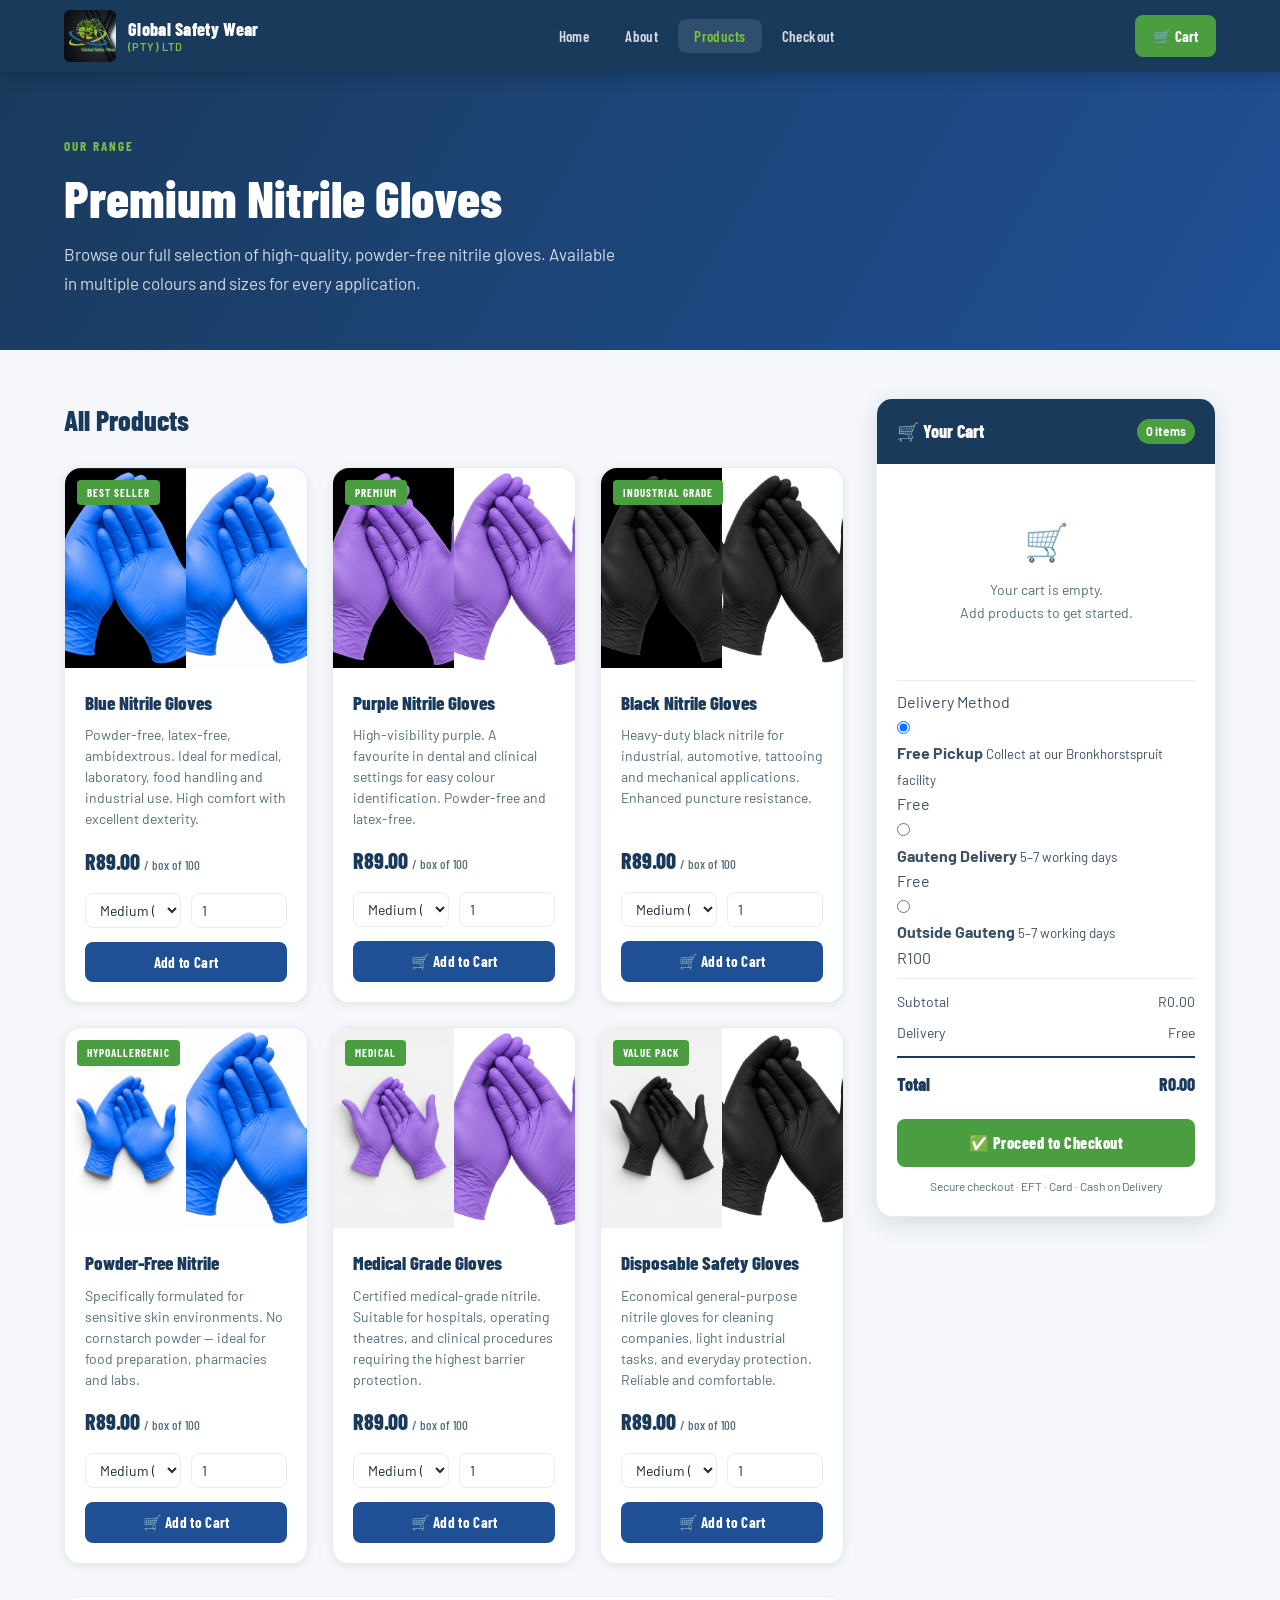
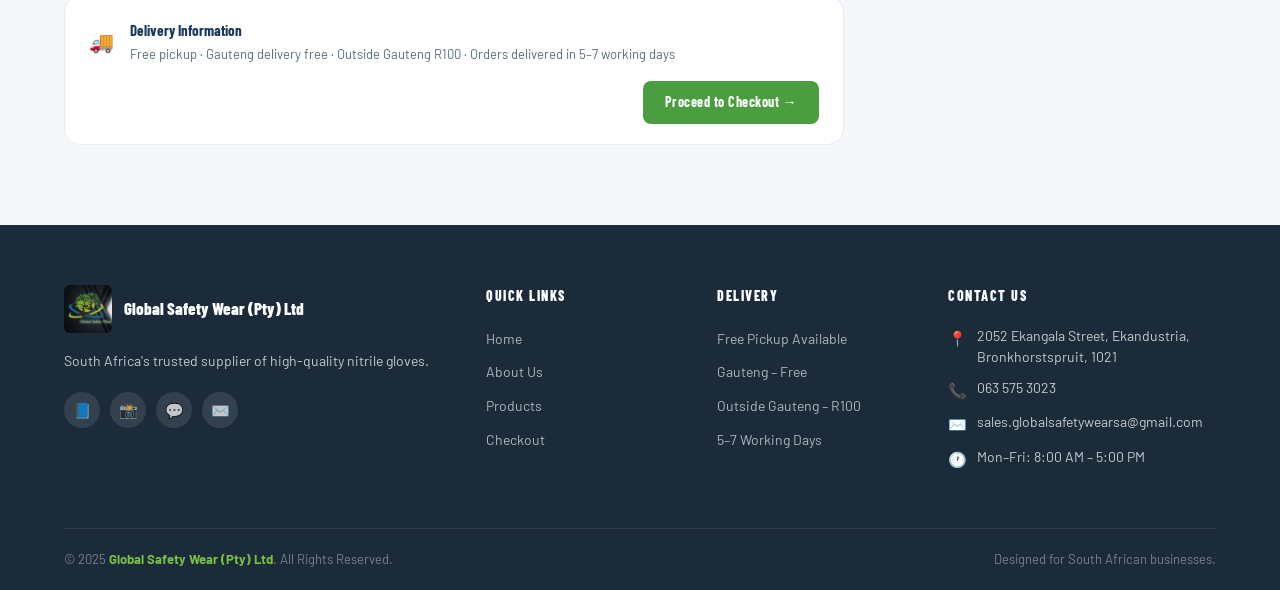
<file: products (4).html>
<!DOCTYPE html>
<html lang="en">
<head>
  <meta charset="UTF-8" />
  <meta name="viewport" content="width=device-width, initial-scale=1.0" />
  <meta name="description" content="Shop nitrile gloves – Blue, Purple, Black and Medical Grade. Global Safety Wear (Pty) Ltd." />
  <title>Products | Global Safety Wear (Pty) Ltd</title>
  <link rel="stylesheet" href="style.css" />
</head>
<body>

<!-- ==================== NAVIGATION ==================== -->
<nav class="navbar">
  <div class="container nav-inner">
    <a href="index.html" class="nav-logo">
      <img src="logo.jpg" alt="Global Safety Wear Logo" onerror="this.style.display='none'" />
      <div class="nav-logo-text">
        <strong>Global Safety Wear</strong>
        <span>(Pty) Ltd</span>
      </div>
    </a>
    <ul class="nav-links">
      <li><a href="index.html">Home</a></li>
      <li><a href="about.html">About</a></li>
      <li><a href="products.html" class="active">Products</a></li>
      <li><a href="payment.html">Checkout</a></li>
    </ul>
    <div class="nav-right">
      <a href="products.html" class="nav-cart-btn">
        🛒 Cart
        <span class="cart-count" style="display:none;">0</span>
      </a>
    </div>
    <button class="nav-hamburger" aria-label="Open menu">
      <span></span><span></span><span></span>
    </button>
  </div>
  <nav class="nav-mobile">
    <a href="index.html">Home</a>
    <a href="about.html">About</a>
    <a href="products.html" class="active">Products</a>
    <a href="payment.html">Checkout</a>
  </nav>
</nav>

<!-- ==================== PAGE HERO ==================== -->
<section class="page-hero">
  <div class="container">
    <div class="tag">Our Range</div>
    <h1>Premium Nitrile Gloves</h1>
    <p>Browse our full selection of high-quality, powder-free nitrile gloves. Available in multiple colours and sizes for every application.</p>
  </div>
</section>

<!-- ==================== PRODUCTS + CART LAYOUT ==================== -->
<div class="products-layout">
  <div class="container">
    <div class="products-main">

      <!-- ===== PRODUCTS LIST ===== -->
      <div class="products-left">
        <h2>All Products</h2>
        <div class="all-products-grid">

          <!-- 1. Blue Nitrile -->
          <div class="product-card">
           <div class="product-img multiple-images">
  <img src="images/Blue Gloves B.jpeg" alt="Blue Nitrile Gloves">
  <img src="images/Blue Gloves W.png" alt="Blue Nitrile Gloves">
</div>

<span class="product-badge">Best Seller</span>
            <div class="product-body">
              <h3>Blue Nitrile Gloves</h3>
              <p>Powder-free, latex-free, ambidextrous. Ideal for medical, laboratory, food handling and industrial use. High comfort with excellent dexterity.</p>
             <div class="product-price">R89.00 <span>/ box of 100</span></div>
              <div class="product-controls">
                <select class="size-selector" id="p1-size">
                  <option value="S">Small (S)</option>
                  <option value="M" selected>Medium (M)</option>
                  <option value="L">Large (L)</option>
                </select>
                <input type="number" class="qty-selector" id="p1-qty" value="1" min="1" max="999" />
              </div>
<button class="btn-add-cart" onclick="addToCart('blue','Blue Nitrile Gloves',89,document.getElementById('p1-size').value,parseInt(document.getElementById('p1-qty').value)||1,'')">
  Add to Cart
</button>
            </div>
          </div>

          <!-- 2. Purple Nitrile -->
          <div class="product-card">
            <div class="product-img multiple-images">
  <img src="images/Purple Gloves B.jpeg" alt="Purple Nitrile Gloves">
  <img src="images/Purple Gloves W.jpeg" alt="Purple Nitrile Gloves">
</div>

<span class="product-badge">Premium</span>
            <div class="product-body">
              <h3>Purple Nitrile Gloves</h3>
              <p>High-visibility purple. A favourite in dental and clinical settings for easy colour identification. Powder-free and latex-free.</p>
              <div class="product-price">R89.00 <span>/ box of 100</span></div>
              <div class="product-controls">
                <select class="size-selector" id="p2-size">
                  <option value="S">Small (S)</option>
                  <option value="M" selected>Medium (M)</option>
                  <option value="L">Large (L)</option>
                </select>
                <input type="number" class="qty-selector" id="p2-qty" value="1" min="1" max="999" />
              </div>
              <button class="btn-add-cart" onclick="addToCart('purple','Purple Nitrile Gloves',89,document.getElementById('p2-size').value,parseInt(document.getElementById('p2-qty').value)||1,'')">
                🛒 Add to Cart
              </button>
            </div>
          </div>

          <!-- 3. Black Nitrile -->
          <div class="product-card">
           <div class="product-img multiple-images">
  <img src="images/Black Gloves B.jpeg" alt="Black Nitrile Gloves">
  <img src="images/Black Gloves W.jpeg" alt="Black Nitrile Gloves">
</div>

<span class="product-badge">Industrial Grade</span>
            <div class="product-body">
              <h3>Black Nitrile Gloves</h3>
              <p>Heavy-duty black nitrile for industrial, automotive, tattooing and mechanical applications. Enhanced puncture resistance.</p>
              <div class="product-price">R89.00 <span>/ box of 100</span></div>
              <div class="product-controls">
                <select class="size-selector" id="p3-size">
                  <option value="S">Small (S)</option>
                  <option value="M" selected>Medium (M)</option>
                  <option value="L">Large (L)</option>
                </select>
                <input type="number" class="qty-selector" id="p3-qty" value="1" min="1" max="999" />
              </div>
              <button class="btn-add-cart" onclick="addToCart('black','Black Nitrile Gloves',89,document.getElementById('p3-size').value,parseInt(document.getElementById('p3-qty').value)||1,'')">
                🛒 Add to Cart
              </button>
            </div>
          </div>

          <!-- 4. Powder-Free -->
          <div class="product-card">
           <div class="product-img multiple-images">
  <img src="images/Blue Gloves S.jpeg" alt="Powder-Free Nitrile Gloves">
  <img src="images/Blue Gloves W.png" alt="Powder-Free Nitrile Gloves">
</div>

<span class="product-badge">Hypoallergenic</span>
            <div class="product-body">
              <h3>Powder-Free Nitrile</h3>
              <p>Specifically formulated for sensitive skin environments. No cornstarch powder — ideal for food preparation, pharmacies and labs.</p>
              <div class="product-price">R89.00 <span>/ box of 100</span></div>
              <div class="product-controls">
                <select class="size-selector" id="p4-size">
                  <option value="S">Small (S)</option>
                  <option value="M" selected>Medium (M)</option>
                  <option value="L">Large (L)</option>
                </select>
                <input type="number" class="qty-selector" id="p4-qty" value="1" min="1" max="999" />
              </div>
              <button class="btn-add-cart" onclick="addToCart('powderfree','Powder-Free Nitrile',89,document.getElementById('p4-size').value,parseInt(document.getElementById('p4-qty').value)||1,'')">
                🛒 Add to Cart
              </button>
            </div>
          </div>

          <!-- 5. Medical Grade -->
          <div class="product-card">
           <div class="product-img multiple-images">
  <img src="images/Purple Gloves S.jpeg" alt="Medical Grade Gloves">
  <img src="images/Purple Gloves W.jpeg" alt="Medical Grade Gloves">
</div>

<span class="product-badge">Medical</span>
            <div class="product-body">
              <h3>Medical Grade Gloves</h3>
              <p>Certified medical-grade nitrile. Suitable for hospitals, operating theatres, and clinical procedures requiring the highest barrier protection.</p>
              <div class="product-price">R89.00 <span>/ box of 100</span></div>
              <div class="product-controls">
                <select class="size-selector" id="p5-size">
                  <option value="S">Small (S)</option>
                  <option value="M" selected>Medium (M)</option>
                  <option value="L">Large (L)</option>
                </select>
                <input type="number" class="qty-selector" id="p5-qty" value="1" min="1" max="999" />
              </div>
              <button class="btn-add-cart" onclick="addToCart('medical','Medical Grade Gloves',89,document.getElementById('p5-size').value,parseInt(document.getElementById('p5-qty').value)||1,'')">
                🛒 Add to Cart
              </button>
            </div>
          </div>

          <!-- 6. Disposable Safety -->
          <div class="product-card">
           <div class="product-img multiple-images">
  <img src="images/Black Gloves S.jpeg" alt="Disposable Safety Gloves">
  <img src="images/Black Gloves W.jpeg" alt="Disposable Safety Gloves">
</div>

<span class="product-badge">Value Pack</span>
            <div class="product-body">
              <h3>Disposable Safety Gloves</h3>
              <p>Economical general-purpose nitrile gloves for cleaning companies, light industrial tasks, and everyday protection. Reliable and comfortable.</p>
              <div class="product-price">R89.00 <span>/ box of 100</span></div>
              <div class="product-controls">
                <select class="size-selector" id="p6-size">
                  <option value="S">Small (S)</option>
                  <option value="M" selected>Medium (M)</option>
                  <option value="L">Large (L)</option>
                </select>
                <input type="number" class="qty-selector" id="p6-qty" value="1" min="1" max="999" />
              </div>
              <button class="btn-add-cart" onclick="addToCart('disposable','Disposable Safety Gloves',89,document.getElementById('p6-size').value,parseInt(document.getElementById('p6-qty').value)||1,'')">
                🛒 Add to Cart
              </button>
            </div>
          </div>

        </div>
        <!-- Delivery info strip -->
        <div style="margin-top:32px;background:var(--white);border:1px solid var(--grey-light);border-radius:var(--radius-lg);padding:20px 24px;display:flex;flex-wrap:wrap;gap:16px;align-items:center;">
          <span style="font-size:20px;">🚚</span>
          <div>
            <strong style="font-family:var(--font-head);font-size:15px;color:var(--blue-dark);">Delivery Information</strong>
            <p style="font-size:13px;color:var(--grey-dark);margin-top:2px;">Free pickup · Gauteng delivery free · Outside Gauteng R100 · Orders delivered in 5–7 working days</p>
          </div>
          <a href="payment.html" class="btn btn-primary" style="margin-left:auto;padding:10px 22px;font-size:14px;">Proceed to Checkout →</a>
        </div>
      </div>

      <!-- ===== CART SIDEBAR ===== -->
      <div class="cart-sidebar">
        <div class="cart-header">
          <h3>🛒 Your Cart</h3>
          <span id="cart-count-badge">0 items</span>
        </div>
        <div class="cart-body" id="cart-body">
          <div class="cart-empty">
            <span class="ico">🛒</span>
            <p>Your cart is empty.</p>
            <p>Add products to get started.</p>
          </div>
        </div>
        <div style="padding:0 20px 20px;">
          <div class="cart-divider"></div>

          <!-- Delivery Options -->
          <div class="delivery-section">
            <label>Delivery Method</label>
            <div class="delivery-option">
              <input type="radio" name="delivery" data-key="pickup" data-label="Free Pickup" data-fee="0" checked />
              <div class="delivery-option-text">
                <strong>Free Pickup</strong>
                <small>Collect at our Bronkhorstspruit facility</small>
              </div>
              <span class="delivery-fee">Free</span>
            </div>
            <div class="delivery-option">
              <input type="radio" name="delivery" data-key="gauteng" data-label="Gauteng Delivery" data-fee="0" />
              <div class="delivery-option-text">
                <strong>Gauteng Delivery</strong>
                <small>5–7 working days</small>
              </div>
              <span class="delivery-fee">Free</span>
            </div>
            <div class="delivery-option">
              <input type="radio" name="delivery" data-key="national" data-label="Outside Gauteng" data-fee="100" />
              <div class="delivery-option-text">
                <strong>Outside Gauteng</strong>
                <small>5–7 working days</small>
              </div>
              <span class="delivery-fee">R100</span>
            </div>
          </div>

          <div class="cart-divider"></div>

          <!-- Totals -->
          <div class="cart-totals">
            <div class="total-row">
              <span>Subtotal</span>
              <span id="cart-subtotal">R0.00</span>
            </div>
            <div class="total-row">
              <span>Delivery</span>
              <span id="cart-delivery">Free</span>
            </div>
            <div class="total-row grand">
              <span>Total</span>
              <span id="cart-total">R0.00</span>
            </div>
          </div>

          <button class="btn-checkout" onclick="goToCheckout()">
            ✅ Proceed to Checkout
          </button>
          <p style="font-size:12px;color:var(--grey-dark);text-align:center;margin-top:10px;">Secure checkout · EFT · Card · Cash on Delivery</p>
        </div>
      </div>

    </div>
  </div>
</div>

<!-- ==================== FOOTER ==================== -->
<footer class="footer">
  <div class="container">
    <div class="footer-grid">
      <div>
        <div class="footer-logo">
          <img src="logo.jpg" alt="Global Safety Wear Logo" onerror="this.style.display='none'" />
          <strong>Global Safety Wear (Pty) Ltd</strong>
        </div>
        <p class="footer-about">South Africa's trusted supplier of high-quality nitrile gloves.</p>
        <div class="footer-social">
          <a href="#" class="social-icon">📘</a>
          <a href="#" class="social-icon">📸</a>
          <a href="#" class="social-icon">💬</a>
          <a href="mailto:sales.globalsafetywearsa@gmail.com" class="social-icon">✉️</a>
        </div>
      </div>
      <div class="footer-col">
        <h5>Quick Links</h5>
        <ul>
          <li><a href="index.html">Home</a></li>
          <li><a href="about.html">About Us</a></li>
          <li><a href="products.html">Products</a></li>
          <li><a href="payment.html">Checkout</a></li>
        </ul>
      </div>
      <div class="footer-col">
        <h5>Delivery</h5>
        <ul>
          <li><a href="#">Free Pickup Available</a></li>
          <li><a href="#">Gauteng – Free</a></li>
          <li><a href="#">Outside Gauteng – R100</a></li>
          <li><a href="#">5–7 Working Days</a></li>
        </ul>
      </div>
      <div class="footer-col">
        <h5>Contact Us</h5>
        <div class="footer-contact-item">
          <span class="ico">📍</span>
          <span>2052 Ekangala Street, Ekandustria, Bronkhorstspruit, 1021</span>
        </div>
        <div class="footer-contact-item">
          <span class="ico">📞</span>
          <a href="tel:0635753023">063 575 3023</a>
        </div>
        <div class="footer-contact-item">
          <span class="ico">✉️</span>
          <a href="mailto:sales.globalsafetywearsa@gmail.com">sales.globalsafetywearsa@gmail.com</a>
        </div>
        <div class="footer-contact-item">
          <span class="ico">🕐</span>
          <span>Mon–Fri: 8:00 AM – 5:00 PM</span>
        </div>
      </div>
    </div>
    <div class="footer-bottom">
      <span>&copy; 2025 <strong>Global Safety Wear (Pty) Ltd</strong>. All Rights Reserved.</span>
      <span>Designed for South African businesses.</span>
    </div>
  </div>
</footer>

<script src="script.js"></script>
</body>
</html>
</file>
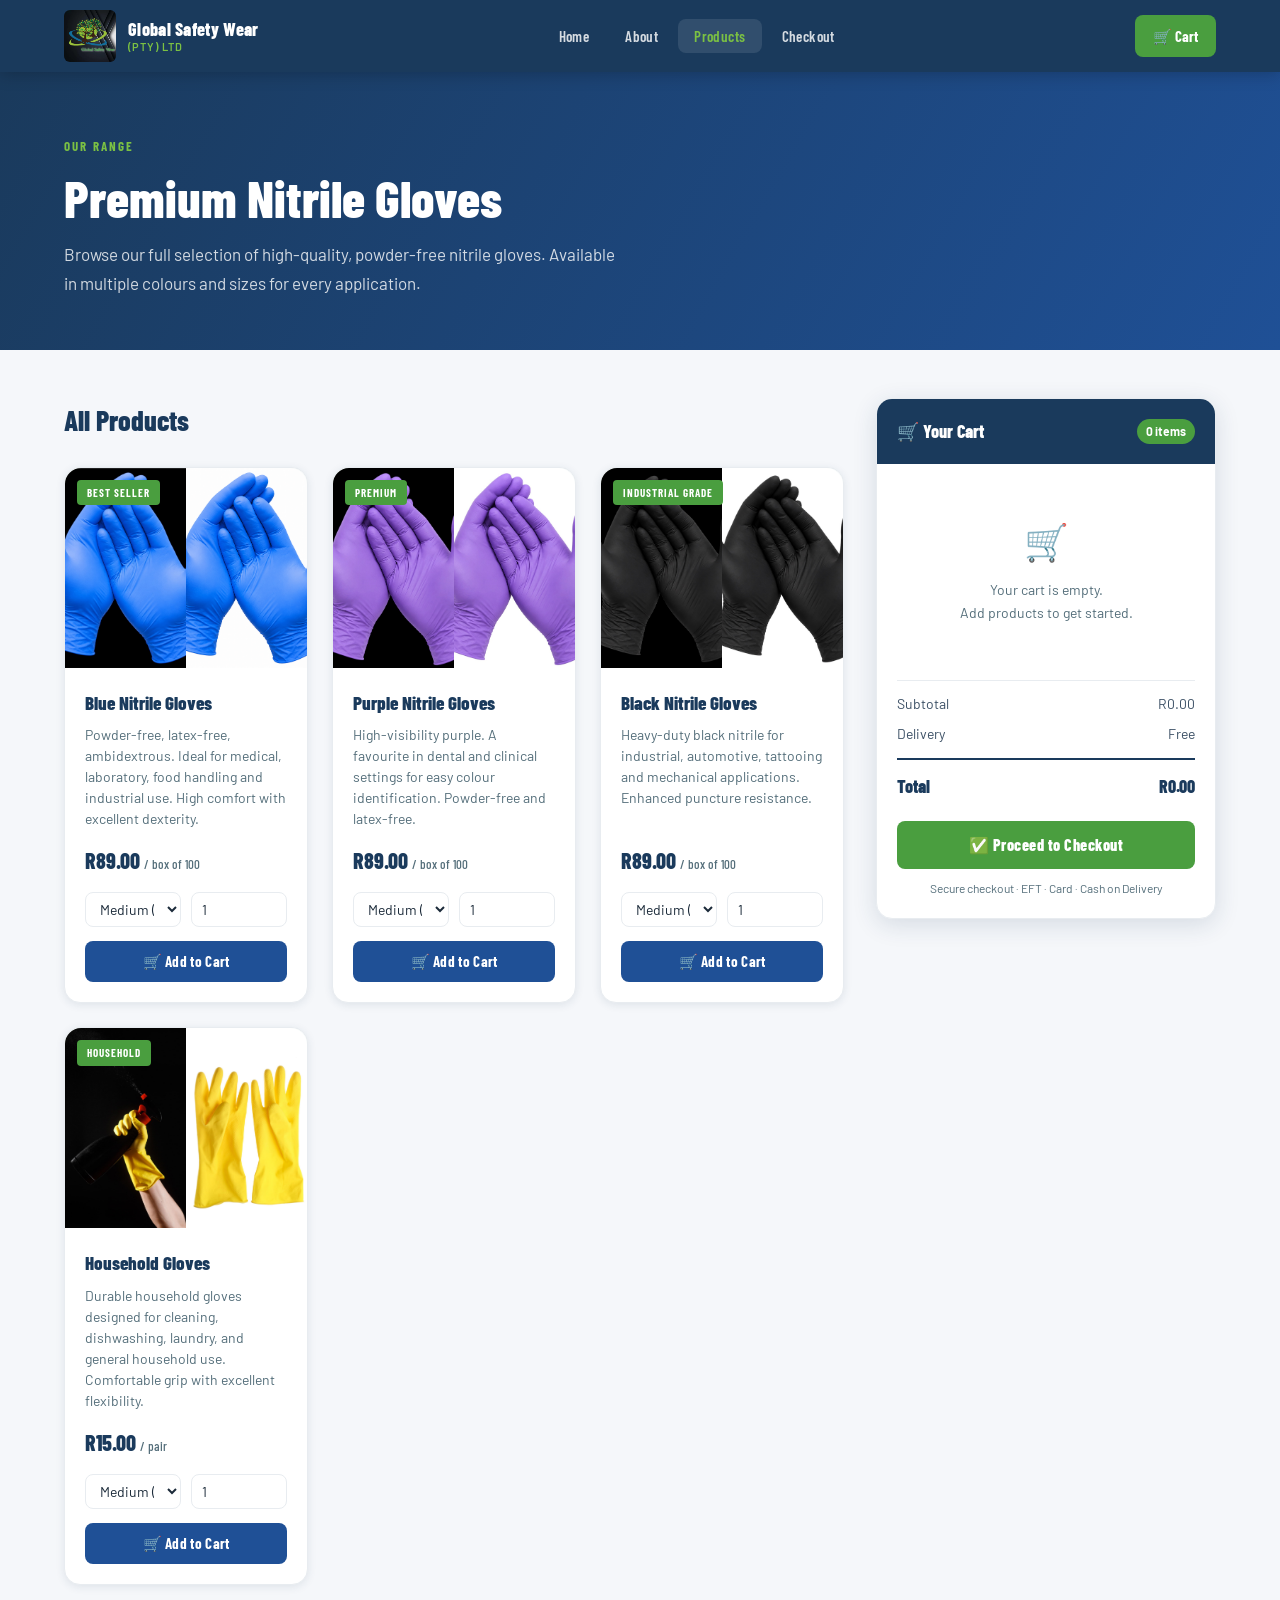
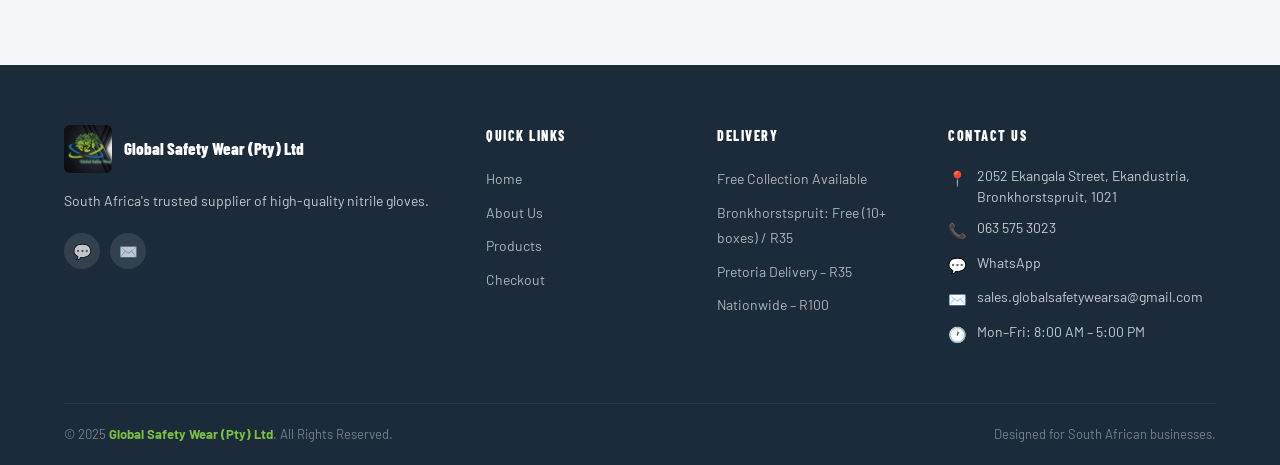
<file: products.html>
<!DOCTYPE html>
<html lang="en">
<head>
  <meta charset="UTF-8" />
  <meta name="viewport" content="width=device-width, initial-scale=1.0" />
  <meta name="description" content="Shop nitrile gloves – Blue, Purple, Black and Household. Global Safety Wear (Pty) Ltd." />
  <title>Products | Global Safety Wear (Pty) Ltd</title>
  <link rel="stylesheet" href="style.css" />
</head>
<body>

<!-- ==================== NAVIGATION ==================== -->
<nav class="navbar">
  <div class="container nav-inner">
    <a href="index.html" class="nav-logo">
      <img src="logo.jpg" alt="Global Safety Wear Logo" onerror="this.style.display='none'" />
      <div class="nav-logo-text">
        <strong>Global Safety Wear</strong>
        <span>(Pty) Ltd</span>
      </div>
    </a>
    <ul class="nav-links">
      <li><a href="index.html">Home</a></li>
      <li><a href="about.html">About</a></li>
      <li><a href="products.html" class="active">Products</a></li>
      <li><a href="payment.html">Checkout</a></li>
    </ul>
    <div class="nav-right">
      <a href="products.html" class="nav-cart-btn">
        🛒 Cart
        <span class="cart-count" style="display:none;">0</span>
      </a>
    </div>
    <button class="nav-hamburger" aria-label="Open menu">
      <span></span><span></span><span></span>
    </button>
  </div>
  <nav class="nav-mobile">
    <a href="index.html">Home</a>
    <a href="about.html">About</a>
    <a href="products.html" class="active">Products</a>
    <a href="payment.html">Checkout</a>
  </nav>
</nav>

<!-- ==================== PAGE HERO ==================== -->
<section class="page-hero">
  <div class="container">
    <div class="tag">Our Range</div>
    <h1>Premium Nitrile Gloves</h1>
    <p>Browse our full selection of high-quality, powder-free nitrile gloves. Available in multiple colours and sizes for every application.</p>
  </div>
</section>

<!-- ==================== PRODUCTS + CART LAYOUT ==================== -->
<div class="products-layout">
  <div class="container">
    <div class="products-main">

      <!-- ===== PRODUCTS LIST ===== -->
      <div class="products-left">
        <h2>All Products</h2>
        <div class="all-products-grid">

          <!-- 1. Blue Nitrile -->
          <div class="product-card">
            <div class="product-img multiple-images">
              <img src="images/Blue Gloves B.jpeg" alt="Blue Nitrile Gloves" onerror="this.style.display='none'">
              <img src="images/Blue Gloves W.png" alt="Blue Nitrile Gloves" onerror="this.style.display='none'">
            </div>
            <span class="product-badge">Best Seller</span>
            <div class="product-body">
              <h3>Blue Nitrile Gloves</h3>
              <p>Powder-free, latex-free, ambidextrous. Ideal for medical, laboratory, food handling and industrial use. High comfort with excellent dexterity.</p>
              <div class="product-price">R89.00 <span>/ box of 100</span></div>
              <div class="product-controls">
                <select class="size-selector" id="p1-size">
                  <option value="S">Small (S)</option>
                  <option value="M" selected>Medium (M)</option>
                  <option value="L">Large (L)</option>
                </select>
                <input type="number" class="qty-selector" id="p1-qty" value="1" min="1" max="999" />
              </div>
              <button class="btn-add-cart" id="btn-p1">🛒 Add to Cart</button>
            </div>
          </div>

          <!-- 2. Purple Nitrile -->
          <div class="product-card">
            <div class="product-img multiple-images">
              <img src="images/Purple Gloves B.jpeg" alt="Purple Nitrile Gloves" onerror="this.style.display='none'">
              <img src="images/Purple Gloves W.jpeg" alt="Purple Nitrile Gloves" onerror="this.style.display='none'">
            </div>
            <span class="product-badge">Premium</span>
            <div class="product-body">
              <h3>Purple Nitrile Gloves</h3>
              <p>High-visibility purple. A favourite in dental and clinical settings for easy colour identification. Powder-free and latex-free.</p>
              <div class="product-price">R89.00 <span>/ box of 100</span></div>
              <div class="product-controls">
                <select class="size-selector" id="p2-size">
                  <option value="S">Small (S)</option>
                  <option value="M" selected>Medium (M)</option>
                  <option value="L">Large (L)</option>
                </select>
                <input type="number" class="qty-selector" id="p2-qty" value="1" min="1" max="999" />
              </div>
              <button class="btn-add-cart" id="btn-p2">🛒 Add to Cart</button>
            </div>
          </div>

          <!-- 3. Black Nitrile -->
          <div class="product-card">
            <div class="product-img multiple-images">
              <img src="images/Black Gloves B.jpeg" alt="Black Nitrile Gloves" onerror="this.style.display='none'">
              <img src="images/Black Gloves W.jpeg" alt="Black Nitrile Gloves" onerror="this.style.display='none'">
            </div>
            <span class="product-badge">Industrial Grade</span>
            <div class="product-body">
              <h3>Black Nitrile Gloves</h3>
              <p>Heavy-duty black nitrile for industrial, automotive, tattooing and mechanical applications. Enhanced puncture resistance.</p>
              <div class="product-price">R89.00 <span>/ box of 100</span></div>
              <div class="product-controls">
                <select class="size-selector" id="p3-size">
                  <option value="S">Small (S)</option>
                  <option value="M" selected>Medium (M)</option>
                  <option value="L">Large (L)</option>
                </select>
                <input type="number" class="qty-selector" id="p3-qty" value="1" min="1" max="999" />
              </div>
              <button class="btn-add-cart" id="btn-p3">🛒 Add to Cart</button>
            </div>
          </div>

          <!-- 4. Household Gloves -->
          <div class="product-card">
            <div class="product-img multiple-images">
              <img src="images/Cleaning Gloves B.jpg" alt="Household Gloves" onerror="this.style.display='none'">
              <img src="images/Cleaning Gloves W.jpg" alt="Household Gloves" onerror="this.style.display='none'">
            </div>
            <span class="product-badge">Household</span>
            <div class="product-body">
              <h3>Household Gloves</h3>
              <p>Durable household gloves designed for cleaning, dishwashing, laundry, and general household use. Comfortable grip with excellent flexibility.</p>
              <div class="product-price">R15.00 <span>/ pair</span></div>
              <div class="product-controls">
                <select class="size-selector" id="p4-size">
                  <option value="S">Small (S)</option>
                  <option value="M" selected>Medium (M)</option>
                  <option value="L">Large (L)</option>
                </select>
                <input type="number" class="qty-selector" id="p4-qty" value="1" min="1" max="999" />
              </div>
              <button class="btn-add-cart" id="btn-p4">🛒 Add to Cart</button>
            </div>
          </div>

        </div><!-- /all-products-grid -->
      </div><!-- /products-left -->

      <!-- ===== CART SIDEBAR ===== -->
      <div class="cart-sidebar">
        <div class="cart-header">
          <h3>🛒 Your Cart</h3>
          <span id="cart-count-badge">0 items</span>
        </div>

        <div class="cart-body" id="cart-body">
          <div class="cart-empty">
            <span class="ico">🛒</span>
            <p>Your cart is empty.</p>
            <p>Add products to get started.</p>
          </div>
        </div>

        <div style="padding:0 20px 20px;">
          <div class="cart-divider"></div>
          <div id="bronk-note"></div>
          <div class="cart-totals">
            <div class="total-row">
              <span>Subtotal</span>
              <span id="cart-subtotal">R0.00</span>
            </div>
            <div class="total-row">
              <span>Delivery</span>
              <span id="cart-delivery">Free</span>
            </div>
            <div class="total-row grand">
              <span>Total</span>
              <span id="cart-total">R0.00</span>
            </div>
          </div>

          <button class="btn-checkout" onclick="goToCheckout()">
            ✅ Proceed to Checkout
          </button>

          <p style="font-size:12px;color:var(--grey-dark);text-align:center;margin-top:10px;">
            Secure checkout · EFT · Card · Cash on Delivery
          </p>
        </div>
      </div>

    </div>
  </div>
</div>

<!-- ==================== FOOTER ==================== -->
<footer class="footer">
  <div class="container">
    <div class="footer-grid">
      <div>
        <div class="footer-logo">
          <img src="logo.jpg" alt="Global Safety Wear Logo" onerror="this.style.display='none'" />
          <strong>Global Safety Wear (Pty) Ltd</strong>
        </div>
        <p class="footer-about">South Africa's trusted supplier of high-quality nitrile gloves.</p>
        <div class="footer-social">
          <a href="https://wa.me/27717063284" target="_blank" class="social-icon" title="WhatsApp">💬</a>
          <a href="mailto:sales.globalsafetywearsa@gmail.com" class="social-icon" title="Email">✉️</a>
        </div>
      </div>
      <div class="footer-col">
        <h5>Quick Links</h5>
        <ul>
          <li><a href="index.html">Home</a></li>
          <li><a href="about.html">About Us</a></li>
          <li><a href="products.html">Products</a></li>
          <li><a href="payment.html">Checkout</a></li>
        </ul>
      </div>
      <div class="footer-col">
        <h5>Delivery</h5>
        <ul>
          <li><a href="#">Free Collection Available</a></li>
          <li><a href="#">Bronkhorstspruit: Free (10+ boxes) / R35</a></li>
          <li><a href="#">Pretoria Delivery – R35</a></li>
          <li><a href="#">Nationwide – R100</a></li>
        </ul>
      </div>
      <div class="footer-col">
        <h5>Contact Us</h5>
        <div class="footer-contact-item">
          <span class="ico">📍</span>
          <span>2052 Ekangala Street, Ekandustria, Bronkhorstspruit, 1021</span>
        </div>
        <div class="footer-contact-item">
          <span class="ico">📞</span>
          <a href="tel:0635753023">063 575 3023</a>
        </div>
        <div class="footer-contact-item">
          <span class="ico">💬</span>
          <a href="https://wa.me/27717063284" target="_blank">WhatsApp</a>
        </div>
        <div class="footer-contact-item">
          <span class="ico">✉️</span>
          <a href="mailto:sales.globalsafetywearsa@gmail.com">sales.globalsafetywearsa@gmail.com</a>
        </div>
        <div class="footer-contact-item">
          <span class="ico">🕐</span>
          <span>Mon–Fri: 8:00 AM – 5:00 PM</span>
        </div>
      </div>
    </div>
    <div class="footer-bottom">
      <span>&copy; 2025 <strong>Global Safety Wear (Pty) Ltd</strong>. All Rights Reserved.</span>
      <span>Designed for South African businesses.</span>
    </div>
  </div>
</footer>

<script src="script.js"></script>
<script>
/* Wire up add-to-cart buttons after DOM is ready */
document.addEventListener('DOMContentLoaded', function() {
  document.getElementById('btn-p1').addEventListener('click', function() {
    var size = document.getElementById('p1-size').value;
    var qty  = parseInt(document.getElementById('p1-qty').value) || 1;
    addToCart('blue', 'Blue Nitrile Gloves', 89, size, qty, '🧤');
  });
  document.getElementById('btn-p2').addEventListener('click', function() {
    var size = document.getElementById('p2-size').value;
    var qty  = parseInt(document.getElementById('p2-qty').value) || 1;
    addToCart('purple', 'Purple Nitrile Gloves', 89, size, qty, '🟣');
  });
  document.getElementById('btn-p3').addEventListener('click', function() {
    var size = document.getElementById('p3-size').value;
    var qty  = parseInt(document.getElementById('p3-qty').value) || 1;
    addToCart('black', 'Black Nitrile Gloves', 89, size, qty, '⚫');
  });
  document.getElementById('btn-p4').addEventListener('click', function() {
    var size = document.getElementById('p4-size').value;
    var qty  = parseInt(document.getElementById('p4-qty').value) || 1;
    addToCart('yellow', 'Household Gloves', 15, size, qty, '🧹');
  });
});
</script>
</body>
</html>
</file>
<file: style.css>
/* ============================================================
   Global Safety Wear (Pty) Ltd — Main Stylesheet
   ============================================================ */

@import url('https://fonts.googleapis.com/css2?family=Barlow:wght@300;400;500;600;700;800&family=Barlow+Condensed:wght@600;700;800&display=swap');

:root {
  --blue-dark:   #1a3a5c;
  --blue-mid:    #1f5096;
  --blue-light:  #2e6fbd;
  --green-dark:  #2d7a24;
  --green-mid:   #4a9e3f;
  --green-light: #7bc143;
  --white:       #ffffff;
  --off-white:   #f5f7fa;
  --grey-light:  #e8ecf0;
  --grey-mid:    #b0bec5;
  --grey-dark:   #546e7a;
  --text-dark:   #1c2b3a;
  --text-body:   #3d5166;
  --shadow-sm:   0 2px 8px rgba(26,58,92,0.10);
  --shadow-md:   0 6px 24px rgba(26,58,92,0.14);
  --shadow-lg:   0 16px 48px rgba(26,58,92,0.18);
  --radius:      8px;
  --radius-lg:   16px;
  --nav-h:       72px;
  --font-head:   'Barlow Condensed', sans-serif;
  --font-body:   'Barlow', sans-serif;
  --transition:  0.25s ease;
}

*, *::before, *::after { box-sizing: border-box; margin: 0; padding: 0; }
html { scroll-behavior: smooth; }
body { font-family: var(--font-body); font-size: 16px; color: var(--text-body); background: var(--white); line-height: 1.6; -webkit-font-smoothing: antialiased; }
img { display: block; max-width: 100%; }
a { text-decoration: none; color: inherit; }
ul { list-style: none; }
button { cursor: pointer; font-family: var(--font-body); border: none; }

.container { max-width: 1200px; margin: 0 auto; padding: 0 24px; }
.section-pad { padding: 80px 0; }
.section-pad-sm { padding: 52px 0; }

.tag { display: inline-block; font-family: var(--font-head); font-size: 13px; font-weight: 700; letter-spacing: 2px; text-transform: uppercase; color: var(--green-mid); margin-bottom: 12px; }
.section-title { font-family: var(--font-head); font-size: clamp(28px, 4vw, 42px); font-weight: 800; color: var(--blue-dark); line-height: 1.15; margin-bottom: 16px; }
.section-sub { font-size: 17px; color: var(--text-body); max-width: 620px; line-height: 1.7; }
.text-center { text-align: center; }
.text-center .section-sub { margin: 0 auto; }

.btn { display: inline-flex; align-items: center; gap: 8px; padding: 13px 28px; border-radius: var(--radius); font-family: var(--font-head); font-size: 16px; font-weight: 700; letter-spacing: 0.5px; transition: background var(--transition), transform var(--transition), box-shadow var(--transition); }
.btn-primary { background: var(--green-mid); color: var(--white); }
.btn-primary:hover { background: var(--green-dark); transform: translateY(-2px); box-shadow: 0 6px 20px rgba(74,158,63,0.35); }
.btn-outline { background: transparent; color: var(--white); border: 2px solid rgba(255,255,255,0.7); }
.btn-outline:hover { background: rgba(255,255,255,0.12); border-color: var(--white); }
.btn-blue { background: var(--blue-mid); color: var(--white); }
.btn-blue:hover { background: var(--blue-dark); transform: translateY(-2px); box-shadow: 0 6px 20px rgba(31,80,150,0.35); }
.btn-whatsapp { background: #25d366; color: var(--white); border: none; }
.btn-whatsapp:hover { background: #1da851; transform: translateY(-2px); box-shadow: 0 6px 20px rgba(37,211,102,0.35); }

/* NAVIGATION */
.navbar { position: sticky; top: 0; z-index: 1000; height: var(--nav-h); background: var(--blue-dark); box-shadow: 0 2px 16px rgba(0,0,0,0.22); }
.nav-inner { display: flex; align-items: center; justify-content: space-between; height: 100%; }
.nav-logo { display: flex; align-items: center; gap: 12px; }
.nav-logo img { height: 52px; width: 52px; object-fit: cover; border-radius: 6px; }
.nav-logo-text { display: flex; flex-direction: column; line-height: 1.2; }
.nav-logo-text strong { font-family: var(--font-head); font-size: 18px; font-weight: 800; color: var(--white); letter-spacing: 0.3px; }
.nav-logo-text span { font-size: 11px; color: var(--green-light); letter-spacing: 1px; text-transform: uppercase; font-weight: 600; }
.nav-links { display: flex; align-items: center; gap: 4px; }
.nav-links a { font-family: var(--font-head); font-size: 15px; font-weight: 600; color: rgba(255,255,255,0.82); padding: 8px 16px; border-radius: var(--radius); letter-spacing: 0.4px; transition: color var(--transition), background var(--transition); }
.nav-links a:hover, .nav-links a.active { color: var(--white); background: rgba(255,255,255,0.1); }
.nav-links a.active { color: var(--green-light); }
.nav-cart-btn { position: relative; display: flex; align-items: center; gap: 8px; background: var(--green-mid); color: var(--white); padding: 9px 18px; border-radius: var(--radius); font-family: var(--font-head); font-size: 15px; font-weight: 700; transition: background var(--transition); }
.nav-cart-btn:hover { background: var(--green-dark); }
.cart-count { position: absolute; top: -6px; right: -6px; background: #e53935; color: white; font-size: 11px; font-weight: 700; width: 20px; height: 20px; border-radius: 50%; display: flex; align-items: center; justify-content: center; }
.nav-right { display: flex; align-items: center; gap: 16px; }

.nav-hamburger { display: none; flex-direction: column; gap: 5px; background: none; padding: 6px; border: none; }
.nav-hamburger span { display: block; width: 24px; height: 2px; background: var(--white); border-radius: 2px; transition: transform var(--transition), opacity var(--transition); }
.nav-hamburger.open span:nth-child(1) { transform: translateY(7px) rotate(45deg); }
.nav-hamburger.open span:nth-child(2) { opacity: 0; }
.nav-hamburger.open span:nth-child(3) { transform: translateY(-7px) rotate(-45deg); }

.nav-mobile { display: none; flex-direction: column; background: var(--blue-dark); padding: 16px 24px 20px; border-top: 1px solid rgba(255,255,255,0.1); position: absolute; top: var(--nav-h); left: 0; right: 0; z-index: 999; }
.nav-mobile.open { display: flex !important; }
.nav-mobile a { font-family: var(--font-head); font-size: 17px; font-weight: 600; color: rgba(255,255,255,0.85); padding: 10px 0; border-bottom: 1px solid rgba(255,255,255,0.07); letter-spacing: 0.3px; }
.nav-mobile a:last-child { border-bottom: none; }
.nav-mobile a:hover, .nav-mobile a.active { color: var(--green-light); }

/* HERO */
.hero { position: relative; min-height: 560px; display: flex; align-items: center; background: linear-gradient(120deg, var(--blue-dark) 0%, #1f5096 55%, #1a6b3a 100%); overflow: hidden; }
.hero::before { content: ''; position: absolute; inset: 0; background: url("data:image/svg+xml,%3Csvg width='60' height='60' viewBox='0 0 60 60' xmlns='http://www.w3.org/2000/svg'%3E%3Cg fill='none' fill-rule='evenodd'%3E%3Cg fill='%23ffffff' fill-opacity='0.03'%3E%3Cpath d='M36 34v-4h-2v4h-4v2h4v4h2v-4h4v-2h-4zm0-30V0h-2v4h-4v2h4v4h2V6h4V4h-4zM6 34v-4H4v4H0v2h4v4h2v-4h4v-2H6zM6 4V0H4v4H0v2h4v4h2V6h4V4H6z'/%3E%3C/g%3E%3C/g%3E%3C/svg%3E") repeat; pointer-events: none; }
.hero-content { position: relative; z-index: 2; max-width: 660px; }
.hero-tag { display: inline-flex; align-items: center; gap: 8px; background: rgba(123,193,67,0.2); border: 1px solid rgba(123,193,67,0.4); color: var(--green-light); font-family: var(--font-head); font-size: 13px; font-weight: 700; letter-spacing: 2px; text-transform: uppercase; padding: 6px 14px; border-radius: 20px; margin-bottom: 20px; }
.hero h1 { font-family: var(--font-head); font-size: clamp(32px, 5vw, 58px); font-weight: 800; color: var(--white); line-height: 1.1; margin-bottom: 20px; }
.hero h1 em { font-style: normal; color: var(--green-light); }
.hero p { font-size: 17px; color: rgba(255,255,255,0.82); line-height: 1.7; margin-bottom: 32px; max-width: 540px; }
.hero-btns { display: flex; gap: 14px; flex-wrap: wrap; }
.hero-deco { position: absolute; right: -60px; bottom: -60px; width: 460px; height: 460px; border-radius: 50%; border: 80px solid rgba(255,255,255,0.04); pointer-events: none; }
.hero-deco2 { position: absolute; right: 140px; top: -100px; width: 300px; height: 300px; border-radius: 50%; border: 50px solid rgba(123,193,67,0.06); pointer-events: none; }

/* TRUST BAR */
.trust-bar { background: var(--off-white); border-bottom: 1px solid var(--grey-light); padding: 22px 0; }
.trust-items { display: flex; align-items: center; justify-content: center; gap: 40px; flex-wrap: wrap; }
.trust-item { display: flex; align-items: center; gap: 10px; font-family: var(--font-head); font-size: 15px; font-weight: 700; color: var(--blue-dark); letter-spacing: 0.2px; }
.trust-icon { width: 36px; height: 36px; background: var(--green-mid); border-radius: 50%; display: flex; align-items: center; justify-content: center; color: white; font-size: 16px; flex-shrink: 0; }

/* INDUSTRIES */
.industries { background: var(--white); }
.industries-grid { display: grid; grid-template-columns: repeat(auto-fill, minmax(170px, 1fr)); gap: 16px; margin-top: 40px; }
.industry-card { background: var(--off-white); border: 1px solid var(--grey-light); border-radius: var(--radius-lg); padding: 24px 16px; text-align: center; transition: border-color var(--transition), box-shadow var(--transition), transform var(--transition); }
.industry-card:hover { border-color: var(--green-mid); box-shadow: var(--shadow-md); transform: translateY(-3px); }
.industry-icon { font-size: 32px; margin-bottom: 10px; display: block; }
.industry-card h4 { font-family: var(--font-head); font-size: 15px; font-weight: 700; color: var(--blue-dark); }

/* FEATURED PRODUCTS */
.featured-products { background: var(--off-white); }
.products-grid { display: grid; grid-template-columns: repeat(auto-fill, minmax(260px, 1fr)); gap: 24px; margin-top: 40px; }
.product-card { background: var(--white); border-radius: var(--radius-lg); box-shadow: var(--shadow-sm); overflow: visible; border: 1px solid var(--grey-light); display: flex; flex-direction: column; transition: box-shadow var(--transition), transform var(--transition); position: relative; }
.product-card:hover { box-shadow: var(--shadow-md); transform: translateY(-4px); }
.product-img { height: 200px; display: flex; align-items: center; justify-content: center; font-size: 72px; background: linear-gradient(135deg, #e8f4e8 0%, #e3edf7 100%); position: relative; overflow: hidden; border-radius: var(--radius-lg) var(--radius-lg) 0 0; }
.product-badge { position: absolute; top: 12px; left: 12px; background: var(--green-mid); color: white; font-family: var(--font-head); font-size: 11px; font-weight: 700; letter-spacing: 1px; text-transform: uppercase; padding: 4px 10px; border-radius: 4px; z-index: 3; }
.product-body { padding: 20px; flex: 1; display: flex; flex-direction: column; }
.product-body h3 { font-family: var(--font-head); font-size: 19px; font-weight: 800; color: var(--blue-dark); margin-bottom: 6px; }
.product-body p { font-size: 14px; color: var(--grey-dark); line-height: 1.5; margin-bottom: 14px; flex: 1; }
.product-price { font-family: var(--font-head); font-size: 22px; font-weight: 800; color: var(--blue-dark); margin-bottom: 14px; }
.product-price span { font-size: 13px; font-weight: 500; color: var(--grey-dark); }
.product-controls { display: flex; gap: 10px; margin-bottom: 14px; flex-wrap: wrap; }
.size-selector, .qty-selector { font-family: var(--font-body); font-size: 14px; color: var(--text-dark); border: 1px solid var(--grey-light); border-radius: var(--radius); padding: 7px 10px; background: var(--white); outline: none; flex: 1; min-width: 80px; }
.size-selector:focus, .qty-selector:focus { border-color: var(--blue-light); }
.btn-add-cart { width: 100%; padding: 11px; background: var(--blue-mid); color: white; border-radius: var(--radius); font-family: var(--font-head); font-size: 15px; font-weight: 700; letter-spacing: 0.3px; transition: background var(--transition); display: flex; align-items: center; justify-content: center; gap: 8px; border: none; cursor: pointer; }
.btn-add-cart:hover { background: var(--blue-dark); }

/* GALLERY */
.use-cases { background: var(--white); }
.gallery-grid { display: grid; grid-template-columns: repeat(5, 1fr); gap: 16px; margin-top: 40px; }
.gallery-card { border-radius: var(--radius-lg); overflow: hidden; position: relative; aspect-ratio: 3/4; background: var(--grey-light); display: flex; align-items: flex-end; }
.gallery-card .gallery-img { position: absolute; inset: 0; display: flex; align-items: center; justify-content: center; font-size: 80px; width: 100%; height: 100%; }
.gallery-card.medical .gallery-img { background: linear-gradient(160deg,#dbe9f8,#c2daf4); }
.gallery-card.dental .gallery-img { background: linear-gradient(160deg,#d4eedd,#b6e0c5); }
.gallery-card.food .gallery-img { background: linear-gradient(160deg,#fdf3d0,#f9e4a0); }
.gallery-card.salon .gallery-img { background: linear-gradient(160deg,#f3d9f8,#e8b8f5); }
.gallery-card.industrial .gallery-img { background: linear-gradient(160deg,#ffe4cc,#f5c69a); }
.gallery-label { position: relative; z-index: 2; width: 100%; padding: 14px 12px 12px; background: linear-gradient(to top, rgba(26,58,92,0.85) 0%, transparent 100%); color: white; font-family: var(--font-head); font-size: 14px; font-weight: 700; letter-spacing: 0.3px; }

/* CTA BANNER */
.cta-banner { background: linear-gradient(120deg, var(--blue-dark) 0%, #1f5096 60%, #1a6b3a 100%); padding: 60px 0; text-align: center; position: relative; overflow: hidden; }
.cta-banner::before { content: ''; position: absolute; right: -80px; top: -80px; width: 320px; height: 320px; border-radius: 50%; background: rgba(123,193,67,0.08); pointer-events: none; }
.cta-banner h2 { font-family: var(--font-head); font-size: clamp(26px, 4vw, 40px); font-weight: 800; color: var(--white); margin-bottom: 12px; }
.cta-banner p { font-size: 17px; color: rgba(255,255,255,0.8); margin-bottom: 28px; max-width: 560px; margin-left: auto; margin-right: auto; }
.cta-btns { display: flex; gap: 14px; justify-content: center; flex-wrap: wrap; }

/* FOOTER */
.footer { background: var(--text-dark); color: rgba(255,255,255,0.75); padding: 60px 0 0; }
.footer-grid { display: grid; grid-template-columns: 2fr 1fr 1fr 1.4fr; gap: 40px; padding-bottom: 48px; border-bottom: 1px solid rgba(255,255,255,0.08); }
.footer-logo { display: flex; align-items: center; gap: 12px; margin-bottom: 16px; }
.footer-logo img { height: 48px; width: 48px; object-fit: cover; border-radius: 6px; }
.footer-logo strong { font-family: var(--font-head); font-size: 17px; font-weight: 800; color: var(--white); }
.footer-about { font-size: 14px; line-height: 1.7; margin-bottom: 20px; }
.footer-social { display: flex; gap: 10px; }
.social-icon { width: 36px; height: 36px; border-radius: 50%; background: rgba(255,255,255,0.1); display: flex; align-items: center; justify-content: center; font-size: 15px; color: rgba(255,255,255,0.7); transition: background var(--transition), color var(--transition); }
.social-icon:hover { background: var(--green-mid); color: white; }
.footer-col h5 { font-family: var(--font-head); font-size: 14px; font-weight: 800; color: var(--white); letter-spacing: 1.5px; text-transform: uppercase; margin-bottom: 18px; }
.footer-col ul li { margin-bottom: 8px; }
.footer-col ul li a { font-size: 14px; color: rgba(255,255,255,0.65); transition: color var(--transition); }
.footer-col ul li a:hover { color: var(--green-light); }
.footer-contact-item { display: flex; gap: 10px; font-size: 14px; margin-bottom: 10px; line-height: 1.5; }
.footer-contact-item .ico { color: var(--green-light); font-size: 15px; flex-shrink: 0; margin-top: 2px; }
.footer-contact-item a { color: rgba(255,255,255,0.75); transition: color var(--transition); }
.footer-contact-item a:hover { color: var(--green-light); }
.footer-bottom { padding: 20px 0; display: flex; align-items: center; justify-content: space-between; flex-wrap: wrap; gap: 10px; font-size: 13px; color: rgba(255,255,255,0.4); }
.footer-bottom strong { color: var(--green-light); }

/* ABOUT PAGE */
.page-hero { background: linear-gradient(120deg, var(--blue-dark) 0%, #1f5096 100%); padding: 60px 0 52px; color: white; }
.page-hero .tag { color: var(--green-light); }
.page-hero h1 { font-family: var(--font-head); font-size: clamp(30px, 5vw, 52px); font-weight: 800; line-height: 1.1; margin-bottom: 14px; }
.page-hero p { font-size: 17px; color: rgba(255,255,255,0.8); max-width: 560px; line-height: 1.7; }
.about-intro { background: var(--white); }
.about-grid { display: grid; grid-template-columns: 1fr 1fr; gap: 60px; align-items: center; }
.about-visual { background: linear-gradient(135deg, #e3edf7, #d4eedd); border-radius: var(--radius-lg); height: 400px; display: flex; align-items: center; justify-content: center; font-size: 100px; overflow: hidden; }
.about-text h2 { font-family: var(--font-head); font-size: 34px; font-weight: 800; color: var(--blue-dark); margin-bottom: 16px; line-height: 1.2; }
.about-text p { font-size: 16px; line-height: 1.75; margin-bottom: 16px; color: var(--text-body); }
.values-grid { display: grid; grid-template-columns: repeat(auto-fill, minmax(240px, 1fr)); gap: 24px; margin-top: 40px; }
.value-card { background: var(--white); border: 1px solid var(--grey-light); border-radius: var(--radius-lg); padding: 28px 24px; border-top: 4px solid var(--green-mid); }
.value-icon { font-size: 32px; margin-bottom: 14px; }
.value-card h4 { font-family: var(--font-head); font-size: 18px; font-weight: 800; color: var(--blue-dark); margin-bottom: 8px; }
.value-card p { font-size: 14px; color: var(--text-body); line-height: 1.6; }
.stats-bar { background: var(--blue-dark); padding: 48px 0; }
.stats-grid { display: grid; grid-template-columns: repeat(4, 1fr); gap: 24px; text-align: center; }
.stat-num { font-family: var(--font-head); font-size: 48px; font-weight: 800; color: var(--green-light); line-height: 1; margin-bottom: 6px; }
.stat-label { font-family: var(--font-head); font-size: 14px; font-weight: 600; color: rgba(255,255,255,0.7); letter-spacing: 1px; text-transform: uppercase; }
.industries-full { background: var(--off-white); }
.ind-full-grid { display: grid; grid-template-columns: repeat(auto-fill, minmax(200px, 1fr)); gap: 16px; margin-top: 40px; }
.ind-full-card { background: var(--white); border: 1px solid var(--grey-light); border-radius: var(--radius); padding: 20px 16px; display: flex; align-items: center; gap: 14px; transition: border-color var(--transition), box-shadow var(--transition); }
.ind-full-card:hover { border-color: var(--green-mid); box-shadow: var(--shadow-sm); }
.ind-full-card .ico { font-size: 26px; }
.ind-full-card span { font-family: var(--font-head); font-size: 15px; font-weight: 700; color: var(--blue-dark); }

/* PRODUCTS PAGE */
.products-layout { background: var(--off-white); min-height: 60vh; }
.products-main { display: grid; grid-template-columns: 1fr 340px; gap: 32px; padding: 48px 0 80px; }
.products-left h2 { font-family: var(--font-head); font-size: 28px; font-weight: 800; color: var(--blue-dark); margin-bottom: 24px; }
.all-products-grid { display: grid; grid-template-columns: repeat(auto-fill, minmax(240px, 1fr)); gap: 24px; }

/* CART SIDEBAR */
.cart-sidebar { position: sticky; top: calc(var(--nav-h) + 20px); height: fit-content; background: var(--white); border-radius: var(--radius-lg); box-shadow: var(--shadow-md); overflow: hidden; border: 1px solid var(--grey-light); }
.cart-header { background: var(--blue-dark); padding: 18px 20px; display: flex; align-items: center; justify-content: space-between; }
.cart-header h3 { font-family: var(--font-head); font-size: 18px; font-weight: 800; color: var(--white); }
.cart-header span { background: var(--green-mid); color: white; font-size: 12px; font-weight: 700; padding: 3px 9px; border-radius: 20px; }
.cart-body { padding: 16px 20px; }
.cart-empty { text-align: center; padding: 32px 0; color: var(--grey-dark); font-size: 14px; }
.cart-empty .ico { font-size: 36px; display: block; margin-bottom: 10px; }
.cart-item { display: flex; align-items: flex-start; gap: 12px; padding: 12px 0; border-bottom: 1px solid var(--grey-light); }
.cart-item:last-child { border-bottom: none; }
.cart-item-icon { font-size: 28px; background: var(--off-white); width: 44px; height: 44px; border-radius: 8px; display: flex; align-items: center; justify-content: center; flex-shrink: 0; }
.cart-item-info { flex: 1; }
.cart-item-info h4 { font-family: var(--font-head); font-size: 14px; font-weight: 700; color: var(--blue-dark); margin-bottom: 2px; }
.cart-item-info span { font-size: 12px; color: var(--grey-dark); display: block; margin-bottom: 4px; }
.cart-item-info .item-price { font-family: var(--font-head); font-size: 15px; font-weight: 800; color: var(--green-dark); }
.cart-item-remove { background: none; color: var(--grey-mid); font-size: 18px; line-height: 1; padding: 2px 4px; border-radius: 4px; transition: color var(--transition), background var(--transition); border: none; cursor: pointer; }
.cart-item-remove:hover { color: #e53935; background: #ffebee; }
.cart-divider { height: 1px; background: var(--grey-light); margin: 8px 0; }
.cart-totals { margin: 8px 0; }
.total-row { display: flex; justify-content: space-between; font-size: 14px; color: var(--text-body); padding: 4px 0; }
.total-row.grand { font-family: var(--font-head); font-size: 18px; font-weight: 800; color: var(--blue-dark); border-top: 2px solid var(--blue-dark); margin-top: 8px; padding-top: 12px; }
.btn-checkout { width: 100%; padding: 14px; background: var(--green-mid); color: white; border-radius: var(--radius); font-family: var(--font-head); font-size: 16px; font-weight: 800; letter-spacing: 0.5px; margin-top: 16px; display: flex; align-items: center; justify-content: center; gap: 8px; transition: background var(--transition); border: none; cursor: pointer; }
.btn-checkout:hover { background: var(--green-dark); }

/* PAYMENT PAGE */
.payment-layout { background: var(--off-white); min-height: 60vh; }
.payment-main { display: grid; grid-template-columns: 1fr 380px; gap: 32px; padding: 48px 0 80px; }
.payment-form-block { background: var(--white); border-radius: var(--radius-lg); box-shadow: var(--shadow-sm); border: 1px solid var(--grey-light); overflow: hidden; }
.form-section-head { background: var(--off-white); padding: 18px 24px; border-bottom: 1px solid var(--grey-light); font-family: var(--font-head); font-size: 17px; font-weight: 800; color: var(--blue-dark); display: flex; align-items: center; gap: 10px; }
.form-section-head .step-num { width: 28px; height: 28px; background: var(--blue-mid); color: white; border-radius: 50%; font-size: 13px; font-weight: 800; display: flex; align-items: center; justify-content: center; flex-shrink: 0; }
.form-body { padding: 24px; }
.form-row { display: grid; grid-template-columns: 1fr 1fr; gap: 16px; margin-bottom: 16px; }
.form-group { display: flex; flex-direction: column; margin-bottom: 16px; }
.form-group label { font-family: var(--font-head); font-size: 13px; font-weight: 700; color: var(--blue-dark); letter-spacing: 0.5px; text-transform: uppercase; margin-bottom: 7px; }
.form-group input, .form-group select, .form-group textarea { font-family: var(--font-body); font-size: 15px; color: var(--text-dark); border: 1px solid var(--grey-light); border-radius: var(--radius); padding: 11px 14px; outline: none; background: var(--white); transition: border-color var(--transition); }
.form-group input:focus, .form-group select:focus, .form-group textarea:focus { border-color: var(--blue-light); }
.form-group textarea { resize: vertical; min-height: 80px; }
.required { color: #e53935; }

/* ORDER SUMMARY */
.order-summary { background: var(--white); border-radius: var(--radius-lg); box-shadow: var(--shadow-md); border: 1px solid var(--grey-light); overflow: hidden; position: sticky; top: calc(var(--nav-h) + 20px); height: fit-content; }
.order-summary-head { background: var(--blue-dark); padding: 18px 20px; }
.order-summary-head h3 { font-family: var(--font-head); font-size: 17px; font-weight: 800; color: white; }
.order-summary-body { padding: 20px; }
.empty-summary { text-align: center; padding: 32px 0; color: var(--grey-dark); font-size: 14px; }
.empty-summary .ico { font-size: 36px; display: block; margin-bottom: 10px; }
.summary-item { display: flex; justify-content: space-between; align-items: center; padding: 10px 0; border-bottom: 1px solid var(--grey-light); font-size: 14px; gap: 12px; }
.summary-item:last-of-type { border-bottom: none; }
.summary-item-name { flex: 1; color: var(--text-body); }
.summary-item-name strong { display: block; color: var(--blue-dark); font-weight: 600; font-size: 14px; }
.summary-item-name small { font-size: 12px; color: var(--grey-dark); }
.summary-item-price { font-family: var(--font-head); font-size: 15px; font-weight: 700; color: var(--blue-dark); flex-shrink: 0; }
.summary-totals { margin-top: 16px; border-top: 1px solid var(--grey-light); padding-top: 16px; }
.summary-row { display: flex; justify-content: space-between; font-size: 14px; padding: 4px 0; color: var(--text-body); }
.summary-row.grand { font-family: var(--font-head); font-size: 20px; font-weight: 800; color: var(--blue-dark); border-top: 2px solid var(--blue-dark); margin-top: 10px; padding-top: 14px; }

/* SUCCESS MODAL */
.success-modal { display: none; position: fixed; inset: 0; background: rgba(0,0,0,0.5); z-index: 9999; align-items: center; justify-content: center; }
.success-modal.visible { display: flex; }
.success-box { background: white; border-radius: var(--radius-lg); padding: 48px 40px; max-width: 440px; width: 90%; text-align: center; box-shadow: var(--shadow-lg); }
.success-icon { font-size: 64px; margin-bottom: 16px; display: block; }
.success-box h3 { font-family: var(--font-head); font-size: 26px; font-weight: 800; color: var(--blue-dark); margin-bottom: 10px; }
.success-box p { font-size: 15px; color: var(--text-body); line-height: 1.6; margin-bottom: 24px; }

/* PAYFAST / COD buttons */
.btn-payfast { width: 100%; padding: 15px; background: linear-gradient(135deg, #1a9fda 0%, #0d7fc0 100%); color: white; border-radius: var(--radius); font-family: var(--font-head); font-size: 17px; font-weight: 800; letter-spacing: 0.3px; display: flex; align-items: center; justify-content: center; gap: 10px; border: none; cursor: pointer; transition: opacity 0.2s ease, transform 0.2s ease; }
.btn-payfast:hover { opacity: 0.92; transform: translateY(-1px); }
.btn-cod { width: 100%; padding: 13px; background: var(--off-white); color: var(--blue-dark); border: 2px solid var(--grey-light); border-radius: var(--radius); font-family: var(--font-head); font-size: 15px; font-weight: 700; display: flex; align-items: center; justify-content: center; gap: 8px; cursor: pointer; transition: border-color 0.2s, background 0.2s; }
.btn-cod:hover { border-color: var(--blue-mid); background: #f0f6ff; }
.secure-note { font-size: 12px; color: var(--grey-dark); text-align: center; line-height: 1.5; padding: 0 4px; }
.secure-note span { color: var(--green-dark); font-weight: 600; }
.order-notes { font-size: 12px; color: var(--grey-dark); text-align: center; margin-top: 12px; line-height: 1.5; }

/* PRODUCT IMAGES */
.multiple-images { display: grid; grid-template-columns: 1fr 1fr; gap: 0; overflow: hidden; border-radius: var(--radius-lg) var(--radius-lg) 0 0; height: 200px; }
.multiple-images img { width: 100%; height: 200px; object-fit: cover; border-radius: 0; transition: 0.3s ease; }
.multiple-images img:hover { transform: scale(1.03); }

/* INDUSTRY INFO GRID */
.industry-info-grid { display: grid; grid-template-columns: repeat(auto-fit, minmax(220px, 1fr)); gap: 20px; }
.industry-info-card { text-align: left; padding: 24px; border-radius: 16px; background: #ffffff; border: 1px solid #e5eaf0; box-shadow: 0 6px 18px rgba(0,0,0,0.06); }
.industry-info-card .industry-icon { font-size: 28px; display: block; margin-bottom: 12px; }
.industry-info-card h4 { margin-bottom: 10px; font-family: var(--font-head); font-size: 15px; font-weight: 700; color: var(--blue-dark); }
.industry-info-card p { font-size: 14px; line-height: 1.6; color: #526173; }

/* ============================================================
   ABOUT PAGE — DELIVERY DISPLAY
   ============================================================ */
.about-delivery-contact-grid { display: grid; grid-template-columns: 1fr 1fr; gap: 60px; align-items: start; }
.delivery-display-list { display: flex; flex-direction: column; gap: 12px; margin-top: 8px; }
.delivery-display-item { display: flex; align-items: center; gap: 14px; padding: 16px 18px; background: var(--off-white); border: 1px solid var(--grey-light); border-radius: var(--radius); transition: border-color var(--transition), box-shadow var(--transition); }
.delivery-display-item:hover { border-color: var(--green-mid); box-shadow: var(--shadow-sm); }
.delivery-display-icon { font-size: 24px; flex-shrink: 0; }
.delivery-display-info { flex: 1; }
.delivery-display-info strong { display: block; font-family: var(--font-head); font-size: 15px; font-weight: 700; color: var(--blue-dark); margin-bottom: 3px; }
.delivery-display-info small { font-size: 13px; color: var(--grey-dark); line-height: 1.4; }
.delivery-display-price { font-family: var(--font-head); font-size: 15px; font-weight: 800; color: var(--blue-dark); flex-shrink: 0; white-space: nowrap; }
.delivery-display-price.free { color: var(--green-dark); }

/* ABOUT CONTACT CARD */
.about-contact-card { background: var(--off-white); border: 1px solid var(--grey-light); border-radius: var(--radius-lg); padding: 24px 28px; display: flex; flex-direction: column; gap: 16px; }
.about-contact-row { display: flex; align-items: flex-start; gap: 14px; }
.about-contact-ico { font-size: 20px; flex-shrink: 0; margin-top: 2px; color: var(--green-mid); }
.about-contact-row div { display: flex; flex-direction: column; gap: 2px; }
.about-contact-row strong { font-family: var(--font-head); font-size: 13px; font-weight: 700; color: var(--blue-dark); text-transform: uppercase; letter-spacing: 0.5px; }
.about-contact-row a, .about-contact-row span { font-size: 15px; color: var(--text-body); line-height: 1.4; }
.about-contact-row a { color: var(--blue-mid); font-weight: 600; transition: color var(--transition); }
.about-contact-row a:hover { color: var(--blue-dark); }
.about-contact-btns { display: flex; flex-wrap: wrap; gap: 10px; margin-top: 20px; }
.about-contact-btns .btn { flex: 1; min-width: 100px; justify-content: center; font-size: 14px; padding: 11px 16px; }

/* CHECKOUT DELIVERY RADIO */
.delivery-radio-label { display: flex; align-items: center; gap: 12px; padding: 14px 16px; border: 2px solid var(--grey-light); border-radius: var(--radius); cursor: pointer; transition: border-color var(--transition), background var(--transition); }
.delivery-radio-label:hover { border-color: var(--blue-light); background: #f0f6ff; }
.delivery-radio-label input[type="radio"] { accent-color: var(--blue-mid); width: 16px; height: 16px; flex-shrink: 0; }
.delivery-radio-icon { font-size: 20px; flex-shrink: 0; }
.delivery-radio-text { flex: 1; }
.delivery-radio-text strong { display: block; font-family: var(--font-head); font-size: 15px; color: var(--blue-dark); margin-bottom: 2px; }
.delivery-radio-text small { font-size: 12px; color: var(--grey-dark); line-height: 1.4; }
.delivery-radio-price { font-family: var(--font-head); font-weight: 800; font-size: 14px; color: var(--blue-dark); flex-shrink: 0; }
.delivery-radio-price.free { color: var(--green-dark); }

/* ============================================================
   RESPONSIVE
   ============================================================ */
@media (max-width: 1024px) {
  .footer-grid { grid-template-columns: 1fr 1fr; }
  .gallery-grid { grid-template-columns: repeat(3, 1fr); }
  .products-main { grid-template-columns: 1fr; }
  .cart-sidebar { position: static; }
  .payment-main { grid-template-columns: 1fr; }
  .order-summary { position: static; }
  .stats-grid { grid-template-columns: repeat(2, 1fr); gap: 32px; }
  .about-grid { grid-template-columns: 1fr; gap: 32px; }
  .about-visual { height: 240px; font-size: 60px; }
  .about-delivery-contact-grid { grid-template-columns: 1fr; gap: 40px; }
}

@media (max-width: 768px) {
  .nav-links { display: none; }
  .nav-cart-btn { display: flex !important; padding: 8px 12px; font-size: 13px; }
  .nav-right .btn-outline { display: none; }
  .nav-hamburger { display: flex !important; }
  .nav-mobile { display: none; }
  .nav-mobile.open { display: flex !important; }

  .hero { min-height: auto; padding: 40px 0 48px; }
  .hero h1 { font-size: 32px; }
  .hero p { font-size: 15px; }
  .hero-btns { flex-direction: column; gap: 10px; }
  .hero-btns .btn { width: 100%; justify-content: center; font-size: 15px; padding: 13px 20px; }
  .hero-deco, .hero-deco2 { display: none; }

  .trust-items { flex-direction: column; align-items: flex-start; gap: 14px; }
  .gallery-grid { grid-template-columns: 1fr 1fr; gap: 10px; }
  .products-grid { grid-template-columns: 1fr; }
  .industries-grid { grid-template-columns: repeat(2, 1fr); gap: 10px; }
  .industry-info-grid { grid-template-columns: 1fr; }
  .all-products-grid { grid-template-columns: 1fr; }
  .cart-sidebar { position: static !important; order: -1; }
  .form-row { grid-template-columns: 1fr; gap: 0; }
  .stats-grid { grid-template-columns: 1fr 1fr; gap: 20px; }
  .ind-full-grid { grid-template-columns: 1fr 1fr; }
  .footer-grid { grid-template-columns: 1fr; gap: 28px; }
  .footer-bottom { flex-direction: column; text-align: center; gap: 6px; }
  .cta-btns { flex-direction: column; align-items: stretch; }
  .cta-btns .btn { justify-content: center; }
  .values-grid { grid-template-columns: 1fr; }
  .about-contact-btns { flex-direction: column; }
  .about-contact-btns .btn { min-width: unset; width: 100%; }
}

@media (max-width: 480px) {
  .container { padding: 0 16px; }
  .section-pad { padding: 40px 0; }
  .section-title { font-size: 26px; }
  .nav-logo-text strong { font-size: 15px; }
  .nav-logo-text span { font-size: 10px; }
  .nav-logo img { height: 40px; width: 40px; }
  .hero h1 { font-size: 27px; line-height: 1.15; }
  .gallery-grid { grid-template-columns: 1fr 1fr; }
  .industries-grid { grid-template-columns: 1fr 1fr; }
  .industry-card { padding: 16px 10px; }
  .industry-icon { font-size: 24px; }
  .industry-card h4 { font-size: 13px; }
  .product-price { font-size: 18px; }
  .product-controls { flex-direction: column; }
  .size-selector, .qty-selector { min-width: unset; width: 100%; }
  .stats-grid { grid-template-columns: 1fr 1fr; }
  .stat-num { font-size: 36px; }
  .ind-full-grid { grid-template-columns: 1fr; }
  .page-hero h1 { font-size: 26px; }
  .page-hero p { font-size: 14px; }
  .form-section-head { font-size: 15px; padding: 14px 16px; }
  .form-body { padding: 16px; }
  .cta-banner { padding: 40px 0; }
  .cta-banner h2 { font-size: 22px; }
  .about-contact-card { padding: 18px; }
  .delivery-display-item { flex-wrap: wrap; }
  .delivery-radio-label { flex-wrap: wrap; }
  .multiple-images { grid-template-columns: 1fr; height: auto; }
  .multiple-images img { height: 160px; }
}
</file>
